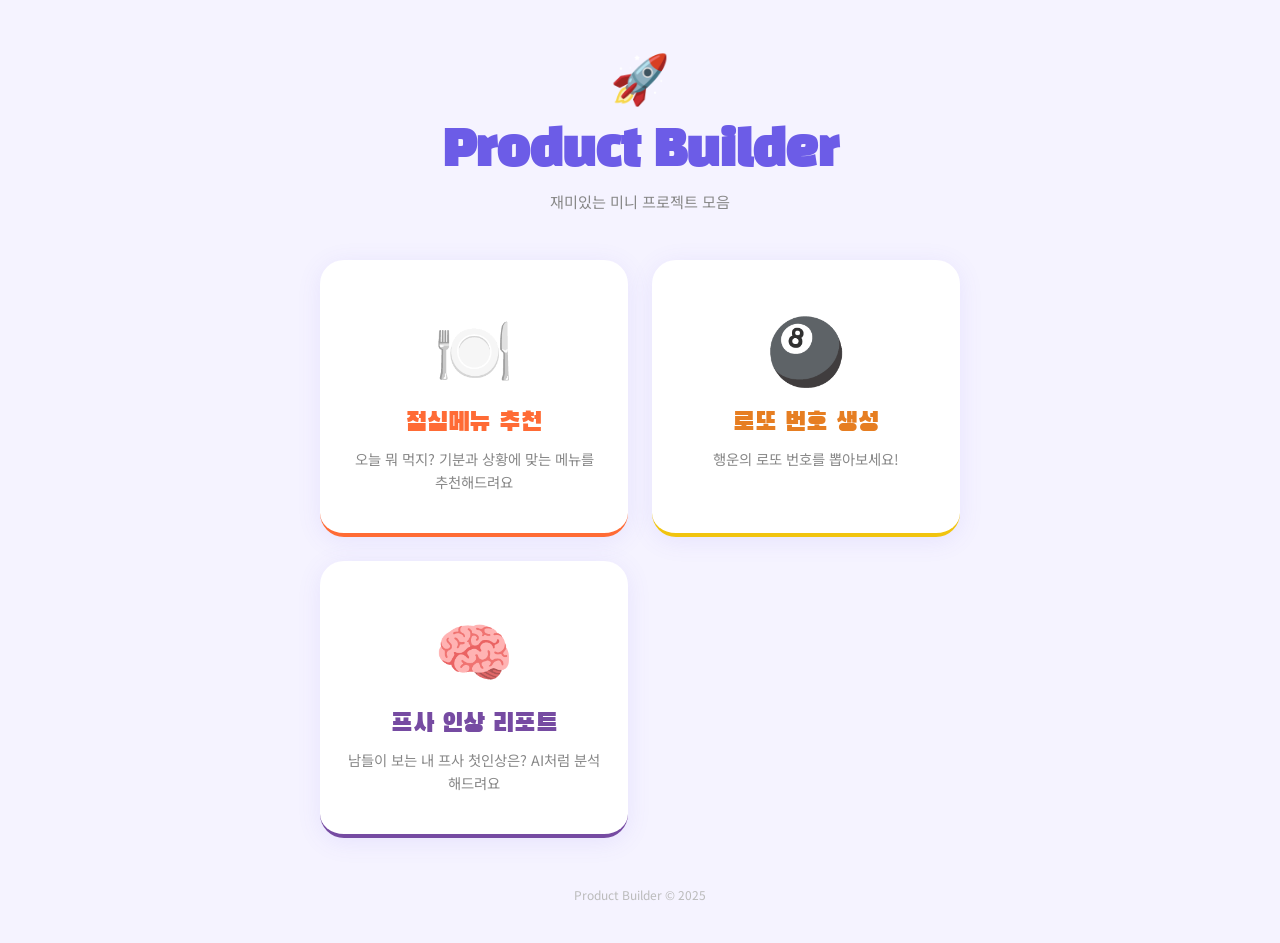
<file: index.html>
<!DOCTYPE html>
<html lang="ko">
<head>
<meta charset="UTF-8">
<meta name="viewport" content="width=device-width, initial-scale=1.0">
<title>Product Builder</title>
<link href="https://fonts.googleapis.com/css2?family=Black+Han+Sans&family=Noto+Sans+KR:wght@400;600;700;900&display=swap" rel="stylesheet">
<style>
  :root {
    --bg: #f5f3ff;
    --surface: #fff;
    --primary: #6c5ce7;
    --primary-light: #a29bfe;
    --text: #2d2d2d;
    --text-light: #888;
    --shadow: 0 4px 24px rgba(108, 92, 231, 0.1);
    --shadow-lg: 0 8px 40px rgba(108, 92, 231, 0.15);
  }

  * { margin: 0; padding: 0; box-sizing: border-box; }

  body {
    font-family: 'Noto Sans KR', sans-serif;
    background: var(--bg);
    color: var(--text);
    min-height: 100vh;
    display: flex;
    flex-direction: column;
    align-items: center;
    justify-content: center;
    padding: 40px 20px;
  }

  .header {
    text-align: center;
    margin-bottom: 48px;
  }
  .header-emoji {
    font-size: 3rem;
    display: block;
    margin-bottom: 12px;
  }
  .header h1 {
    font-family: 'Black Han Sans', sans-serif;
    font-size: clamp(2rem, 7vw, 3rem);
    color: var(--primary);
    letter-spacing: -1px;
    margin-bottom: 8px;
  }
  .header .subtitle {
    font-size: 0.95rem;
    color: var(--text-light);
  }

  .cards {
    display: grid;
    grid-template-columns: repeat(auto-fit, minmax(260px, 1fr));
    gap: 24px;
    max-width: 640px;
    width: 100%;
  }

  .card {
    background: var(--surface);
    border-radius: 24px;
    box-shadow: var(--shadow);
    padding: 40px 28px;
    text-align: center;
    text-decoration: none;
    color: var(--text);
    transition: all 0.3s cubic-bezier(0.16, 1, 0.3, 1);
    cursor: pointer;
    position: relative;
    overflow: hidden;
  }
  .card:hover {
    transform: translateY(-6px);
    box-shadow: var(--shadow-lg);
  }
  .card:active {
    transform: translateY(-2px) scale(0.98);
  }

  .card .card-emoji {
    font-size: 4rem;
    display: block;
    margin-bottom: 16px;
  }
  .card .card-title {
    font-family: 'Black Han Sans', sans-serif;
    font-size: 1.6rem;
    margin-bottom: 8px;
  }
  .card .card-desc {
    font-size: 0.9rem;
    color: var(--text-light);
    line-height: 1.6;
  }

  .card-lunch { border-bottom: 4px solid #ff6b35; }
  .card-lunch:hover { border-bottom-color: #ff8c5a; }
  .card-lunch .card-title { color: #ff6b35; }

  .card-lotto { border-bottom: 4px solid #f1c40f; }
  .card-lotto:hover { border-bottom-color: #f9d923; }
  .card-lotto .card-title { color: #e67e22; }

  .card-profile { border-bottom: 4px solid #764ba2; }
  .card-profile:hover { border-bottom-color: #a29bfe; }
  .card-profile .card-title { color: #764ba2; }

  .footer {
    margin-top: 48px;
    font-size: 0.75rem;
    color: #bbb;
  }
</style>
</head>
<body>

<div class="header">
  <span class="header-emoji">🚀</span>
  <h1>Product Builder</h1>
  <p class="subtitle">재미있는 미니 프로젝트 모음</p>
</div>

<div class="cards">
  <a class="card card-lunch" href="./lunch/">
    <span class="card-emoji">🍽️</span>
    <div class="card-title">점심메뉴 추천</div>
    <div class="card-desc">오늘 뭐 먹지? 기분과 상황에 맞는 메뉴를 추천해드려요</div>
  </a>

  <a class="card card-lotto" href="./lotto/">
    <span class="card-emoji">🎱</span>
    <div class="card-title">로또 번호 생성</div>
    <div class="card-desc">행운의 로또 번호를 뽑아보세요!</div>
  </a>

  <a class="card card-profile" href="./psa/">
    <span class="card-emoji">🧠</span>
    <div class="card-title">프사 인상 리포트</div>
    <div class="card-desc">남들이 보는 내 프사 첫인상은? AI처럼 분석해드려요</div>
  </a>
</div>

<div class="footer">Product Builder &copy; 2025</div>

</body>
</html>
</file>
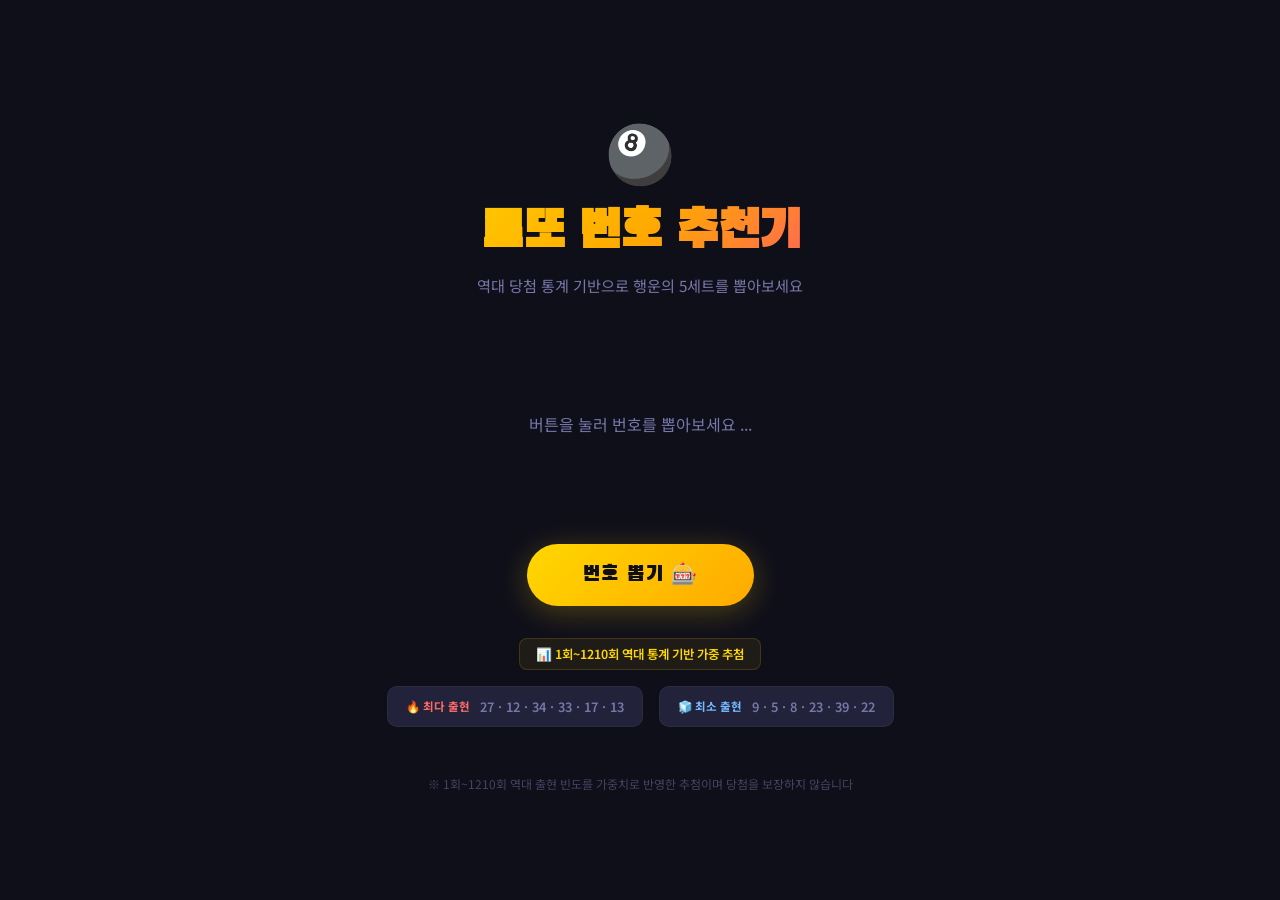
<file: lotto/index.html>
<!DOCTYPE html>
<html lang="ko">
<head>
<meta charset="UTF-8">
<meta name="viewport" content="width=device-width, initial-scale=1.0">
<title>🍀 로또 번호 추천기</title>
<link href="https://fonts.googleapis.com/css2?family=Black+Han+Sans&family=Noto+Sans+KR:wght@400;600;700;900&display=swap" rel="stylesheet">
<style>
  :root {
    --bg: #0f0f1a;
    --surface: #1a1a2e;
    --card: #22223a;
    --gold: #ffd700;
    --gold2: #ffaa00;
    --pink: #ff4081;
    --blue: #448aff;
    --cyan: #00e5ff;
    --green: #69f0ae;
    --text: #eeeef5;
    --dim: #7777aa;
  }

  * { margin: 0; padding: 0; box-sizing: border-box; }

  body {
    font-family: 'Noto Sans KR', sans-serif;
    background: var(--bg);
    color: var(--text);
    min-height: 100vh;
    display: flex;
    flex-direction: column;
    align-items: center;
    justify-content: center;
    overflow-x: hidden;
    position: relative;
  }

  /* Sparkle background */
  .sparkles {
    position: fixed;
    inset: 0;
    pointer-events: none;
    z-index: 0;
    overflow: hidden;
  }
  .sparkle {
    position: absolute;
    width: 3px; height: 3px;
    background: var(--gold);
    border-radius: 50%;
    animation: twinkle var(--dur) ease-in-out infinite;
    opacity: 0;
  }
  @keyframes twinkle {
    0%, 100% { opacity: 0; transform: scale(0.5); }
    50% { opacity: var(--op); transform: scale(1.2); }
  }

  .main-container {
    position: relative;
    z-index: 1;
    text-align: center;
    padding: 40px 24px;
    max-width: 600px;
    width: 100%;
  }

  /* Title */
  .title-area {
    margin-bottom: 48px;
  }
  .title-icon {
    font-size: 3.5rem;
    display: block;
    margin-bottom: 12px;
    animation: bounce 2s ease-in-out infinite;
  }
  @keyframes bounce {
    0%, 100% { transform: translateY(0); }
    50% { transform: translateY(-8px); }
  }
  h1 {
    font-family: 'Black Han Sans', sans-serif;
    font-size: clamp(2.2rem, 7vw, 3.2rem);
    letter-spacing: -1px;
    background: linear-gradient(135deg, var(--gold), var(--gold2), var(--pink));
    -webkit-background-clip: text;
    -webkit-text-fill-color: transparent;
    background-clip: text;
    margin-bottom: 8px;
  }
  .subtitle {
    font-size: 0.95rem;
    color: var(--dim);
  }

  /* Ball display area */
  .ball-stage {
    min-height: 160px;
    display: flex;
    flex-direction: column;
    align-items: center;
    justify-content: center;
    gap: 14px;
    margin-bottom: 40px;
    position: relative;
  }

  .set-row {
    opacity: 0;
    animation: fadeRow 0.3s ease-out forwards;
  }
  @keyframes fadeRow {
    from { opacity: 0; transform: translateY(10px); }
    to { opacity: 1; transform: translateY(0); }
  }

  .set-label {
    font-family: 'Black Han Sans', sans-serif;
    font-size: 1rem;
    color: var(--dim);
    min-width: 28px;
    text-align: center;
  }

  .balls-row {
    display: flex;
    gap: 10px;
    align-items: center;
    flex-wrap: wrap;
    justify-content: center;
  }

  .ball {
    width: 64px; height: 64px;
    border-radius: 50%;
    display: flex;
    align-items: center;
    justify-content: center;
    font-family: 'Black Han Sans', sans-serif;
    font-size: 1.5rem;
    color: #fff;
    position: relative;
    opacity: 0;
    transform: scale(0) rotate(-180deg);
    text-shadow: 0 1px 3px rgba(0,0,0,0.3);
    box-shadow:
      inset 0 -4px 8px rgba(0,0,0,0.25),
      inset 0 4px 8px rgba(255,255,255,0.2),
      0 4px 20px rgba(0,0,0,0.3);
  }
  .ball.show {
    animation: popIn 0.5s cubic-bezier(0.34, 1.56, 0.64, 1) forwards;
  }
  .ball::after {
    content: '';
    position: absolute;
    width: 18px; height: 10px;
    background: rgba(255,255,255,0.35);
    border-radius: 50%;
    top: 10px; left: 16px;
    transform: rotate(-20deg);
  }

  .ball.range-1  { background: linear-gradient(145deg, #ffc107, #ff9800); }
  .ball.range-10 { background: linear-gradient(145deg, #448aff, #2962ff); }
  .ball.range-20 { background: linear-gradient(145deg, #ff4081, #e91e63); }
  .ball.range-30 { background: linear-gradient(145deg, #7c7c7c, #555); }
  .ball.range-40 { background: linear-gradient(145deg, #69f0ae, #00c853); }

  .plus-sign {
    font-family: 'Black Han Sans', sans-serif;
    font-size: 1.6rem;
    color: var(--dim);
    opacity: 0;
    animation: popIn 0.4s cubic-bezier(0.34, 1.56, 0.64, 1) forwards;
  }

  .ball.bonus {
    box-shadow:
      inset 0 -4px 8px rgba(0,0,0,0.25),
      inset 0 4px 8px rgba(255,255,255,0.2),
      0 0 20px rgba(255,215,0,0.4),
      0 0 40px rgba(255,215,0,0.15);
  }

  @keyframes popIn {
    from { opacity: 0; transform: scale(0) rotate(-180deg); }
    to { opacity: 1; transform: scale(1) rotate(0deg); }
  }

  /* Placeholder */
  .placeholder {
    color: var(--dim);
    font-size: 1rem;
  }
  .placeholder span {
    display: inline-block;
    animation: dotPulse 1.5s ease-in-out infinite;
  }
  .placeholder span:nth-child(2) { animation-delay: 0.15s; }
  .placeholder span:nth-child(3) { animation-delay: 0.3s; }
  @keyframes dotPulse {
    0%, 100% { opacity: 0.3; }
    50% { opacity: 1; }
  }

  /* Button */
  .btn-area { margin-bottom: 32px; }

  .generate-btn {
    font-family: 'Black Han Sans', sans-serif;
    font-size: 1.3rem;
    padding: 18px 56px;
    border: none;
    border-radius: 60px;
    cursor: pointer;
    color: #0f0f1a;
    background: linear-gradient(135deg, var(--gold), var(--gold2));
    box-shadow: 0 6px 30px rgba(255,215,0,0.25);
    transition: all 0.3s cubic-bezier(0.16, 1, 0.3, 1);
    position: relative;
    overflow: hidden;
    letter-spacing: 1px;
  }
  .generate-btn:hover {
    transform: translateY(-3px) scale(1.03);
    box-shadow: 0 10px 40px rgba(255,215,0,0.35);
  }
  .generate-btn:active {
    transform: translateY(0) scale(0.97);
  }
  .generate-btn.spinning {
    pointer-events: none;
    animation: shake 0.4s ease-in-out;
  }
  @keyframes shake {
    0%, 100% { transform: translateX(0); }
    20% { transform: translateX(-6px) rotate(-2deg); }
    40% { transform: translateX(6px) rotate(2deg); }
    60% { transform: translateX(-4px) rotate(-1deg); }
    80% { transform: translateX(4px) rotate(1deg); }
  }

  /* History */
  .history-area {
    margin-top: 20px;
    width: 100%;
  }
  .history-title {
    font-size: 0.8rem;
    color: var(--dim);
    text-transform: uppercase;
    letter-spacing: 2px;
    margin-bottom: 12px;
  }
  .history-list {
    display: flex;
    flex-direction: column;
    gap: 8px;
    max-height: 260px;
    overflow-y: auto;
    scrollbar-width: thin;
    scrollbar-color: var(--dim) transparent;
  }
  .history-item {
    display: flex;
    align-items: center;
    gap: 8px;
    background: var(--card);
    border: 1px solid rgba(255,255,255,0.04);
    border-radius: 12px;
    padding: 10px 16px;
    animation: slideIn 0.3s ease-out;
  }
  @keyframes slideIn {
    from { opacity: 0; transform: translateY(-10px); }
    to { opacity: 1; transform: translateY(0); }
  }
  .history-num {
    font-size: 0.7rem;
    color: var(--dim);
    min-width: 28px;
  }
  .mini-balls {
    display: flex;
    gap: 5px;
    align-items: center;
    flex-wrap: wrap;
  }
  .mini-ball {
    width: 32px; height: 32px;
    border-radius: 50%;
    display: flex;
    align-items: center;
    justify-content: center;
    font-size: 0.72rem;
    font-weight: 900;
    color: #fff;
    text-shadow: 0 1px 2px rgba(0,0,0,0.3);
    box-shadow: inset 0 -2px 4px rgba(0,0,0,0.2), inset 0 2px 4px rgba(255,255,255,0.15);
  }
  .mini-plus {
    font-size: 0.8rem;
    color: var(--dim);
    font-weight: 700;
  }

  .footer-note {
    margin-top: 48px;
    font-size: 0.75rem;
    color: rgba(119,119,170,0.5);
  }

  .stats-info {
    margin-bottom: 28px;
    text-align: center;
  }
  .stats-badge {
    display: inline-block;
    font-size: 0.78rem;
    color: var(--gold);
    background: rgba(255,215,0,0.07);
    border: 1px solid rgba(255,215,0,0.15);
    border-radius: 8px;
    padding: 6px 16px;
    margin-bottom: 16px;
    font-weight: 600;
  }
  .hot-cold {
    display: flex;
    gap: 16px;
    justify-content: center;
    flex-wrap: wrap;
  }
  .hc-group {
    background: var(--card);
    border-radius: 10px;
    padding: 10px 18px;
    display: flex;
    align-items: center;
    gap: 10px;
    border: 1px solid rgba(255,255,255,0.04);
  }
  .hc-label {
    font-size: 0.72rem;
    font-weight: 700;
    white-space: nowrap;
  }
  .hot-label { color: #ff6b6b; }
  .cold-label { color: #74b9ff; }
  .hc-nums {
    font-size: 0.8rem;
    color: var(--dim);
    font-weight: 600;
  }

  @media (max-width: 480px) {
    .ball { width: 52px; height: 52px; font-size: 1.2rem; }
    .balls-row { gap: 7px; }
  }
</style>
</head>
<body>

<div class="sparkles" id="sparkles"></div>

<div class="main-container">

  <div class="title-area">
    <span class="title-icon">🎱</span>
    <h1>로또 번호 추천기</h1>
    <p class="subtitle">역대 당첨 통계 기반으로 행운의 5세트를 뽑아보세요</p>
  </div>

  <div class="ball-stage" id="ballStage">
    <div class="placeholder">
      버튼을 눌러 번호를 뽑아보세요 <span>.</span><span>.</span><span>.</span>
    </div>
  </div>

  <div class="btn-area">
    <button class="generate-btn" id="genBtn" onclick="generate()">번호 뽑기 🎰</button>
  </div>

  <div class="stats-info">
    <div class="stats-badge">📊 1회~1210회 역대 통계 기반 가중 추첨</div>
    <div class="hot-cold">
      <div class="hc-group">
        <span class="hc-label hot-label">🔥 최다 출현</span>
        <span class="hc-nums">27 · 12 · 34 · 33 · 17 · 13</span>
      </div>
      <div class="hc-group">
        <span class="hc-label cold-label">🧊 최소 출현</span>
        <span class="hc-nums">9 · 5 · 8 · 23 · 39 · 22</span>
      </div>
    </div>
  </div>

  <div class="history-area" id="historyArea" style="display:none;">
    <div class="history-title">📋 이전 추천 기록</div>
    <div class="history-list" id="historyList"></div>
  </div>

  <p class="footer-note">※ 1회~1210회 역대 출현 빈도를 가중치로 반영한 추첨이며 당첨을 보장하지 않습니다</p>

</div>

<script>
  // Create sparkle bg
  const sparklesEl = document.getElementById('sparkles');
  for (let i = 0; i < 50; i++) {
    const s = document.createElement('div');
    s.className = 'sparkle';
    s.style.left = Math.random() * 100 + '%';
    s.style.top = Math.random() * 100 + '%';
    s.style.setProperty('--dur', (3 + Math.random() * 5) + 's');
    s.style.setProperty('--op', (0.3 + Math.random() * 0.5).toString());
    s.style.animationDelay = Math.random() * 5 + 's';
    sparklesEl.appendChild(s);
  }

  let historyCount = 0;

  function getBallClass(num) {
    if (num <= 10) return 'range-1';
    if (num <= 20) return 'range-10';
    if (num <= 30) return 'range-20';
    if (num <= 40) return 'range-30';
    return 'range-40';
  }

  function getBallBg(num) {
    if (num <= 10) return 'linear-gradient(145deg, #ffc107, #ff9800)';
    if (num <= 20) return 'linear-gradient(145deg, #448aff, #2962ff)';
    if (num <= 30) return 'linear-gradient(145deg, #ff4081, #e91e63)';
    if (num <= 40) return 'linear-gradient(145deg, #7c7c7c, #555)';
    return 'linear-gradient(145deg, #69f0ae, #00c853)';
  }

  // ═══════════════════════════════════════════════════
  // 역대 로또 1회~1210회 번호별 출현 횟수 (보너스 포함)
  // 출처: 동행복권 공식 통계 + vyomakesa.com (2026.02.07 기준)
  // ═══════════════════════════════════════════════════
  const FREQ = {
     1:199,  2:187,  3:200,  4:194,  5:176,
     6:197,  7:200,  8:178,  9:158, 10:185,
    11:190, 12:204, 13:201, 14:192, 15:188,
    16:186, 17:202, 18:189, 19:185, 20:196,
    21:193, 22:181, 23:179, 24:196, 25:183,
    26:195, 27:208, 28:186, 29:182, 30:187,
    31:191, 32:184, 33:203, 34:204, 35:190,
    36:192, 37:197, 38:197, 39:180, 40:191,
    41:186, 42:183, 43:197, 44:193, 45:190
  };

  // 출현 빈도 기반 가중 랜덤 선택
  function weightedPick(pool) {
    const weights = pool.map(n => FREQ[n]);
    const total = weights.reduce((a, b) => a + b, 0);
    let r = Math.random() * total;
    for (let i = 0; i < pool.length; i++) {
      r -= weights[i];
      if (r <= 0) return i;
    }
    return pool.length - 1;
  }

  function generateNumbers() {
    const pool = Array.from({ length: 45 }, (_, i) => i + 1);
    const picked = [];
    for (let i = 0; i < 7; i++) {
      const idx = weightedPick(pool);
      picked.push(pool.splice(idx, 1)[0]);
    }
    const main = picked.slice(0, 6).sort((a, b) => a - b);
    const bonus = picked[6];
    return { main, bonus };
  }

  function generate() {
    const btn = document.getElementById('genBtn');
    const stage = document.getElementById('ballStage');

    btn.classList.add('spinning');
    setTimeout(() => btn.classList.remove('spinning'), 400);

    let html = '';
    for (let s = 0; s < 5; s++) {
      const { main, bonus } = generateNumbers();
      const rowDelay = s * 0.4;

      html += `<div class="balls-row set-row" style="animation-delay:${rowDelay}s">`;
      html += `<span class="set-label">${String.fromCharCode(65 + s)}</span>`;
      main.forEach((num, i) => {
        html += `<div class="ball ${getBallClass(num)} show" style="animation-delay:${rowDelay + i * 0.12}s">${num}</div>`;
      });
      html += `<span class="plus-sign" style="animation-delay:${rowDelay + 0.8}s">+</span>`;
      html += `<div class="ball ${getBallClass(bonus)} bonus show" style="animation-delay:${rowDelay + 0.9}s">${bonus}</div>`;
      html += '</div>';

      addHistory(main, bonus);
    }

    stage.innerHTML = html;
  }

  function addHistory(main, bonus) {
    historyCount++;
    const area = document.getElementById('historyArea');
    const list = document.getElementById('historyList');
    area.style.display = 'block';

    let html = `<div class="history-item">`;
    html += `<span class="history-num">#${historyCount}</span>`;
    html += `<div class="mini-balls">`;
    main.forEach(n => {
      html += `<div class="mini-ball" style="background:${getBallBg(n)}">${n}</div>`;
    });
    html += `<span class="mini-plus">+</span>`;
    html += `<div class="mini-ball" style="background:${getBallBg(bonus)}">${bonus}</div>`;
    html += `</div></div>`;

    list.insertAdjacentHTML('afterbegin', html);

    // Keep max 10
    while (list.children.length > 10) {
      list.removeChild(list.lastChild);
    }
  }
</script>

</body>
</html>
</file>
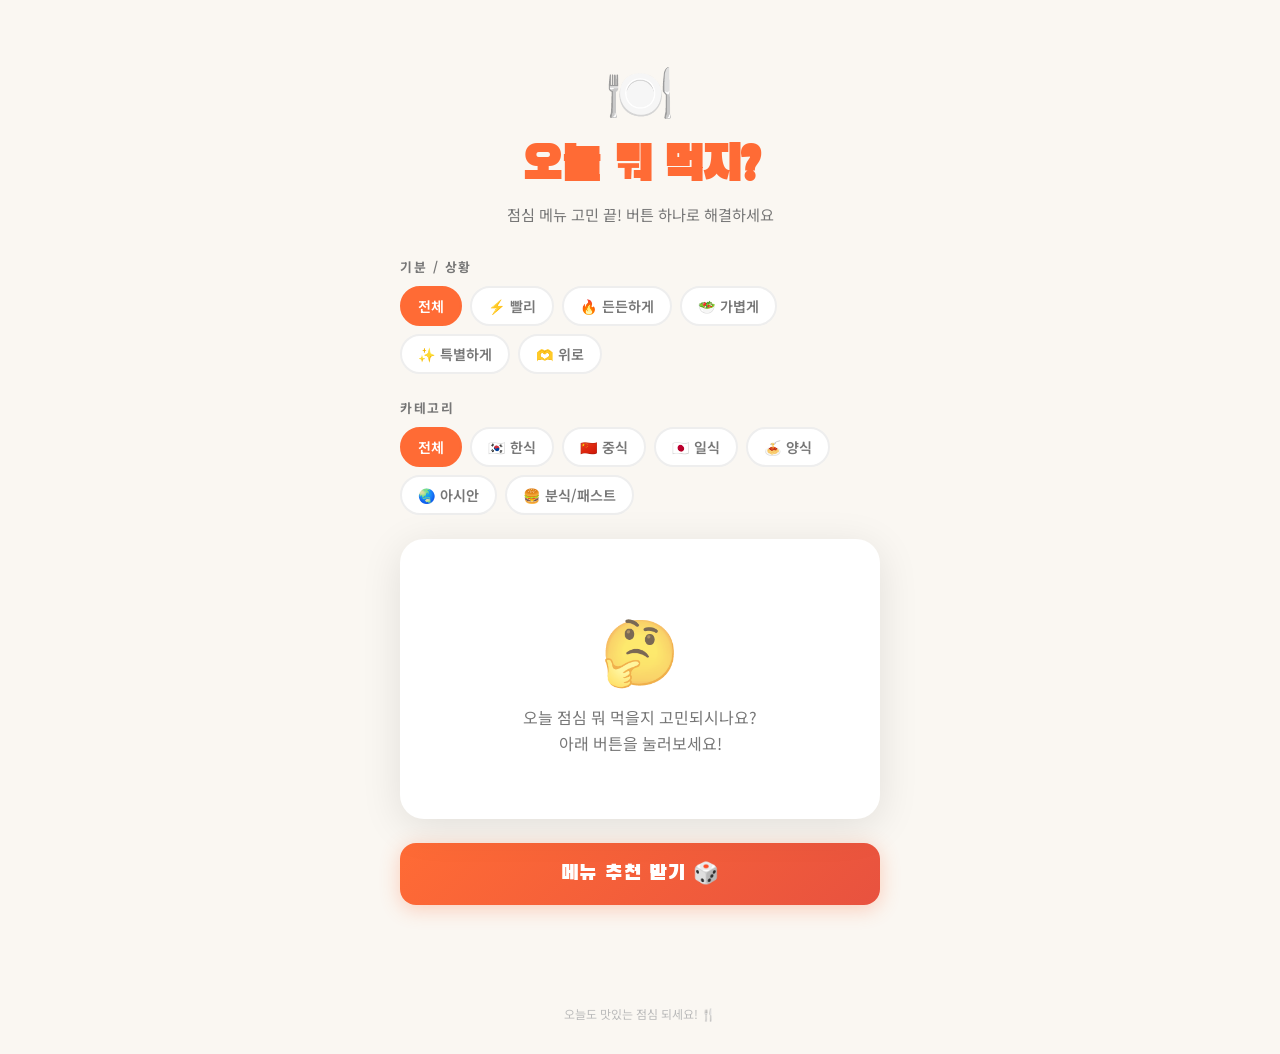
<file: lunch/index.html>
<!DOCTYPE html>
<html lang="ko">
<head>
<meta charset="UTF-8">
<meta name="viewport" content="width=device-width, initial-scale=1.0">
<title>🍽️ 오늘 뭐 먹지? - 점심메뉴 추천</title>
<meta name="description" content="점심 메뉴 고르기 어려울 때! 기분, 상황에 맞는 메뉴를 추천해드립니다.">
<link href="https://fonts.googleapis.com/css2?family=Black+Han+Sans&family=Noto+Sans+KR:wght@400;600;700;900&display=swap" rel="stylesheet">
<style>
  :root {
    --bg: #faf7f2;
    --surface: #fff;
    --card: #fff;
    --primary: #ff6b35;
    --primary-light: #ff8c5a;
    --primary-bg: #fff4ef;
    --accent: #e8523f;
    --green: #2ecc71;
    --blue: #3498db;
    --purple: #9b59b6;
    --text: #2d2d2d;
    --text-light: #777;
    --border: #eee;
    --shadow: 0 2px 20px rgba(0,0,0,0.06);
    --shadow-lg: 0 8px 40px rgba(0,0,0,0.1);
  }

  * { margin: 0; padding: 0; box-sizing: border-box; }

  body {
    font-family: 'Noto Sans KR', sans-serif;
    background: var(--bg);
    color: var(--text);
    min-height: 100vh;
    overflow-x: hidden;
  }

  /* Header */
  .header {
    text-align: center;
    padding: 48px 24px 32px;
    position: relative;
  }
  .header-emoji {
    font-size: 3.5rem;
    display: block;
    margin-bottom: 8px;
    animation: wiggle 2s ease-in-out infinite;
  }
  @keyframes wiggle {
    0%, 100% { transform: rotate(0deg); }
    25% { transform: rotate(-8deg); }
    75% { transform: rotate(8deg); }
  }
  .header h1 {
    font-family: 'Black Han Sans', sans-serif;
    font-size: clamp(2rem, 7vw, 3rem);
    color: var(--primary);
    letter-spacing: -1px;
    margin-bottom: 6px;
  }
  .header .subtitle {
    font-size: 0.95rem;
    color: var(--text-light);
  }

  /* Main container */
  .container {
    max-width: 520px;
    margin: 0 auto;
    padding: 0 20px 40px;
  }

  /* Filter tags */
  .filter-section {
    margin-bottom: 24px;
  }
  .filter-label {
    font-size: 0.8rem;
    font-weight: 700;
    color: var(--text-light);
    text-transform: uppercase;
    letter-spacing: 1.5px;
    margin-bottom: 10px;
  }
  .filter-tags {
    display: flex;
    flex-wrap: wrap;
    gap: 8px;
  }
  .filter-tag {
    padding: 8px 16px;
    border-radius: 20px;
    border: 2px solid var(--border);
    background: var(--surface);
    font-size: 0.88rem;
    font-weight: 600;
    color: var(--text-light);
    cursor: pointer;
    transition: all 0.2s;
    user-select: none;
  }
  .filter-tag:hover {
    border-color: var(--primary);
    color: var(--primary);
  }
  .filter-tag.active {
    background: var(--primary);
    border-color: var(--primary);
    color: #fff;
  }

  /* Result card */
  .result-card {
    background: var(--card);
    border-radius: 24px;
    box-shadow: var(--shadow-lg);
    padding: 40px 28px;
    text-align: center;
    margin-bottom: 24px;
    min-height: 280px;
    display: flex;
    flex-direction: column;
    align-items: center;
    justify-content: center;
    position: relative;
    overflow: hidden;
    transition: transform 0.3s;
  }

  .result-card .food-emoji {
    font-size: 5rem;
    margin-bottom: 16px;
    display: block;
  }
  .result-card .food-name {
    font-family: 'Black Han Sans', sans-serif;
    font-size: 2.2rem;
    color: var(--text);
    margin-bottom: 8px;
  }
  .result-card .food-desc {
    font-size: 0.92rem;
    color: var(--text-light);
    line-height: 1.6;
    margin-bottom: 16px;
  }
  .result-card .food-tags {
    display: flex;
    gap: 6px;
    flex-wrap: wrap;
    justify-content: center;
  }
  .food-tag-badge {
    font-size: 0.75rem;
    padding: 4px 12px;
    border-radius: 12px;
    font-weight: 600;
  }
  .tag-category {
    background: var(--primary-bg);
    color: var(--primary);
  }
  .tag-price {
    background: #e8f8f0;
    color: #27ae60;
  }
  .tag-time {
    background: #eef2ff;
    color: #5b6abf;
  }
  .tag-spicy {
    background: #ffeef0;
    color: #e74c3c;
  }

  /* Placeholder state */
  .placeholder-state {
    text-align: center;
    color: var(--text-light);
  }
  .placeholder-state .big-emoji {
    font-size: 4rem;
    margin-bottom: 12px;
    display: block;
    opacity: 0.7;
  }
  .placeholder-state p {
    font-size: 1rem;
    line-height: 1.6;
  }

  /* Spinning state */
  .spin-state .spin-emoji {
    font-size: 5rem;
    display: block;
    animation: slotSpin 0.1s linear infinite;
  }
  @keyframes slotSpin {
    0% { transform: translateY(-20px); opacity: 0; }
    50% { transform: translateY(0); opacity: 1; }
    100% { transform: translateY(20px); opacity: 0; }
  }

  /* Reveal animation */
  .reveal .food-emoji {
    animation: revealPop 0.6s cubic-bezier(0.34, 1.56, 0.64, 1);
  }
  .reveal .food-name {
    animation: revealSlide 0.5s ease-out 0.15s both;
  }
  .reveal .food-desc {
    animation: revealSlide 0.5s ease-out 0.25s both;
  }
  .reveal .food-tags {
    animation: revealSlide 0.5s ease-out 0.35s both;
  }
  @keyframes revealPop {
    from { transform: scale(0) rotate(-20deg); opacity: 0; }
    to { transform: scale(1) rotate(0deg); opacity: 1; }
  }
  @keyframes revealSlide {
    from { transform: translateY(15px); opacity: 0; }
    to { transform: translateY(0); opacity: 1; }
  }

  /* Confetti burst */
  .confetti-container {
    position: absolute;
    inset: 0;
    pointer-events: none;
    overflow: hidden;
  }
  .confetti {
    position: absolute;
    width: 8px;
    height: 8px;
    border-radius: 2px;
    top: 50%;
    left: 50%;
    animation: confettiBurst 1s ease-out forwards;
  }
  @keyframes confettiBurst {
    0% { transform: translate(0, 0) rotate(0deg) scale(1); opacity: 1; }
    100% { transform: translate(var(--tx), var(--ty)) rotate(var(--rot)) scale(0); opacity: 0; }
  }

  /* Button */
  .btn-area {
    margin-bottom: 28px;
  }
  .recommend-btn {
    width: 100%;
    font-family: 'Black Han Sans', sans-serif;
    font-size: 1.3rem;
    padding: 18px 32px;
    border: none;
    border-radius: 16px;
    cursor: pointer;
    color: #fff;
    background: linear-gradient(135deg, var(--primary), var(--accent));
    box-shadow: 0 4px 20px rgba(255,107,53,0.3);
    transition: all 0.3s cubic-bezier(0.16, 1, 0.3, 1);
    letter-spacing: 1px;
  }
  .recommend-btn:hover {
    transform: translateY(-2px);
    box-shadow: 0 8px 30px rgba(255,107,53,0.4);
  }
  .recommend-btn:active {
    transform: translateY(0) scale(0.98);
  }
  .recommend-btn:disabled {
    opacity: 0.6;
    cursor: not-allowed;
    transform: none;
  }

  .re-roll-btn {
    display: none;
    width: 100%;
    font-size: 1rem;
    font-weight: 700;
    padding: 14px 24px;
    border: 2px solid var(--border);
    border-radius: 14px;
    cursor: pointer;
    color: var(--text-light);
    background: var(--surface);
    transition: all 0.2s;
    margin-top: 10px;
  }
  .re-roll-btn:hover {
    border-color: var(--primary);
    color: var(--primary);
  }
  .re-roll-btn.show { display: block; }

  /* History */
  .history-section {
    margin-top: 16px;
    display: none;
  }
  .history-section.show { display: block; }
  .history-header {
    font-size: 0.8rem;
    font-weight: 700;
    color: var(--text-light);
    text-transform: uppercase;
    letter-spacing: 1.5px;
    margin-bottom: 10px;
  }
  .history-list {
    display: flex;
    flex-direction: column;
    gap: 8px;
  }
  .history-item {
    display: flex;
    align-items: center;
    gap: 12px;
    background: var(--surface);
    border-radius: 14px;
    padding: 12px 16px;
    box-shadow: var(--shadow);
    animation: slideIn 0.3s ease-out;
  }
  @keyframes slideIn {
    from { opacity: 0; transform: translateX(-10px); }
    to { opacity: 1; transform: translateX(0); }
  }
  .history-item .h-emoji {
    font-size: 1.8rem;
  }
  .history-item .h-info {
    flex: 1;
  }
  .history-item .h-name {
    font-weight: 700;
    font-size: 0.95rem;
  }
  .history-item .h-cat {
    font-size: 0.78rem;
    color: var(--text-light);
  }
  .history-item .h-time {
    font-size: 0.72rem;
    color: var(--text-light);
  }

  /* Footer */
  .footer {
    text-align: center;
    padding: 32px 20px;
    font-size: 0.75rem;
    color: #bbb;
  }

  /* Mobile adjustments */
  @media (max-width: 480px) {
    .header { padding: 32px 20px 24px; }
    .result-card { padding: 32px 20px; min-height: 240px; }
    .result-card .food-emoji { font-size: 4rem; }
    .result-card .food-name { font-size: 1.8rem; }
  }
</style>
</head>
<body>

<div class="header">
  <span class="header-emoji">🍽️</span>
  <h1>오늘 뭐 먹지?</h1>
  <p class="subtitle">점심 메뉴 고민 끝! 버튼 하나로 해결하세요</p>
</div>

<div class="container">

  <div class="filter-section">
    <div class="filter-label">기분 / 상황</div>
    <div class="filter-tags" id="moodTags">
      <div class="filter-tag active" data-mood="all">전체</div>
      <div class="filter-tag" data-mood="quick">⚡ 빨리</div>
      <div class="filter-tag" data-mood="hearty">🔥 든든하게</div>
      <div class="filter-tag" data-mood="light">🥗 가볍게</div>
      <div class="filter-tag" data-mood="special">✨ 특별하게</div>
      <div class="filter-tag" data-mood="comfort">🫶 위로</div>
    </div>
  </div>

  <div class="filter-section">
    <div class="filter-label">카테고리</div>
    <div class="filter-tags" id="catTags">
      <div class="filter-tag active" data-cat="all">전체</div>
      <div class="filter-tag" data-cat="korean">🇰🇷 한식</div>
      <div class="filter-tag" data-cat="chinese">🇨🇳 중식</div>
      <div class="filter-tag" data-cat="japanese">🇯🇵 일식</div>
      <div class="filter-tag" data-cat="western">🍝 양식</div>
      <div class="filter-tag" data-cat="asian">🌏 아시안</div>
      <div class="filter-tag" data-cat="snack">🍔 분식/패스트</div>
    </div>
  </div>

  <div class="result-card" id="resultCard">
    <div class="placeholder-state" id="placeholder">
      <span class="big-emoji">🤔</span>
      <p>오늘 점심 뭐 먹을지 고민되시나요?<br>아래 버튼을 눌러보세요!</p>
    </div>
  </div>

  <div class="btn-area">
    <button class="recommend-btn" id="mainBtn" onclick="recommend()">메뉴 추천 받기 🎲</button>
    <button class="re-roll-btn" id="rerollBtn" onclick="recommend()">🔄 다른 메뉴 보기</button>
  </div>

  <div class="history-section" id="historySection">
    <div class="history-header">📋 추천 기록</div>
    <div class="history-list" id="historyList"></div>
  </div>

</div>

<div class="footer">
  오늘도 맛있는 점심 되세요! 🍴
</div>

<script>
const MENUS = [
  // 한식 - Korean
  { name: "김치찌개", emoji: "🍲", desc: "칼칼한 김치와 돼지고기의 완벽 조화", category: "korean", moods: ["hearty", "comfort"], price: "보통", time: "보통", spicy: true },
  { name: "된장찌개", emoji: "🫕", desc: "구수한 된장에 두부, 호박의 건강한 한 끼", category: "korean", moods: ["comfort", "light"], price: "보통", time: "보통", spicy: false },
  { name: "비빔밥", emoji: "🍚", desc: "형형색색 나물과 고추장의 하모니", category: "korean", moods: ["hearty", "light"], price: "보통", time: "빠름", spicy: true },
  { name: "불고기 정식", emoji: "🥩", desc: "달콤한 간장 양념 불고기에 밥 한 공기", category: "korean", moods: ["hearty", "special"], price: "보통", time: "보통", spicy: false },
  { name: "순대국밥", emoji: "🍜", desc: "뜨끈한 국물에 순대와 내장, 소주 한 잔?", category: "korean", moods: ["hearty", "comfort"], price: "저렴", time: "빠름", spicy: false },
  { name: "제육볶음", emoji: "🥘", desc: "매콤달콤 돼지고기 볶음의 정석", category: "korean", moods: ["hearty", "quick"], price: "보통", time: "빠름", spicy: true },
  { name: "삼겹살", emoji: "🥓", desc: "구워 먹는 삼겹살은 진리! 회식 느낌으로", category: "korean", moods: ["special", "hearty"], price: "비쌈", time: "느림", spicy: false },
  { name: "칼국수", emoji: "🍜", desc: "쫄깃한 면발과 시원한 국물의 만남", category: "korean", moods: ["comfort", "light"], price: "저렴", time: "빠름", spicy: false },
  { name: "떡볶이 + 튀김 세트", emoji: "🍢", desc: "매콤 달콤 국민간식, 튀김은 필수", category: "korean", moods: ["quick", "comfort"], price: "저렴", time: "빠름", spicy: true },
  { name: "한우 국밥", emoji: "🥣", desc: "진하게 우려낸 국밥 한 그릇의 행복", category: "korean", moods: ["hearty", "comfort"], price: "보통", time: "빠름", spicy: false },
  { name: "닭볶음탕", emoji: "🍗", desc: "매콤한 닭볶음탕에 감자가 포인트", category: "korean", moods: ["hearty", "comfort"], price: "보통", time: "보통", spicy: true },
  { name: "김밥 + 라면", emoji: "🍙", desc: "김밥천국 국룰 조합, 가성비 최고", category: "korean", moods: ["quick", "comfort"], price: "저렴", time: "빠름", spicy: false },
  { name: "감자탕", emoji: "🦴", desc: "뼈다귀에서 우러나는 깊은 맛의 감자탕", category: "korean", moods: ["hearty", "comfort"], price: "보통", time: "보통", spicy: true },
  { name: "냉면", emoji: "🍜", desc: "시원한 육수에 면 한 젓가락, 상쾌한 한 끼", category: "korean", moods: ["light", "quick"], price: "보통", time: "빠름", spicy: false },

  // 중식 - Chinese
  { name: "짜장면", emoji: "🍝", desc: "춘장의 달콤함, 국민 중화요리의 자존심", category: "chinese", moods: ["quick", "comfort"], price: "저렴", time: "빠름", spicy: false },
  { name: "짬뽕", emoji: "🍜", desc: "얼큰한 해물 국물이 화끈하게!", category: "chinese", moods: ["hearty", "quick"], price: "저렴", time: "빠름", spicy: true },
  { name: "탕수육", emoji: "🍖", desc: "바삭한 튀김에 새콤달콤 소스, 부먹 vs 찍먹", category: "chinese", moods: ["special", "hearty"], price: "보통", time: "보통", spicy: false },
  { name: "마파두부 덮밥", emoji: "🌶️", desc: "얼얼하고 매운 마파두부의 중독성", category: "chinese", moods: ["hearty", "quick"], price: "저렴", time: "빠름", spicy: true },
  { name: "볶음밥", emoji: "🍳", desc: "웍에서 볶아낸 고슬고슬 볶음밥", category: "chinese", moods: ["quick", "hearty"], price: "저렴", time: "빠름", spicy: false },
  { name: "양장피", emoji: "🥗", desc: "겨자 소스가 핵심! 채소와 해물의 시원함", category: "chinese", moods: ["light", "special"], price: "비쌈", time: "보통", spicy: false },

  // 일식 - Japanese
  { name: "초밥", emoji: "🍣", desc: "신선한 회와 밥의 한입 행복", category: "japanese", moods: ["special", "light"], price: "비쌈", time: "보통", spicy: false },
  { name: "라멘", emoji: "🍜", desc: "진한 돈코츠 육수에 차슈 토핑 한가득", category: "japanese", moods: ["hearty", "comfort"], price: "보통", time: "빠름", spicy: false },
  { name: "돈카츠", emoji: "🍱", desc: "두껍게 썬 등심, 바삭한 튀김옷의 정석", category: "japanese", moods: ["hearty", "special"], price: "보통", time: "보통", spicy: false },
  { name: "우동", emoji: "🍲", desc: "따뜻한 국물에 쫄깃한 우동면, 마음이 편해져요", category: "japanese", moods: ["comfort", "light", "quick"], price: "저렴", time: "빠름", spicy: false },
  { name: "카레라이스", emoji: "🍛", desc: "달콤하고 부드러운 일본식 카레 한 접시", category: "japanese", moods: ["comfort", "hearty"], price: "저렴", time: "빠름", spicy: false },
  { name: "규동 (소고기덮밥)", emoji: "🥩", desc: "달짝지근한 소고기와 양파 덮밥", category: "japanese", moods: ["quick", "hearty"], price: "저렴", time: "빠름", spicy: false },
  { name: "사시미 정식", emoji: "🐟", desc: "신선한 회에 밥, 된장국까지 풀코스", category: "japanese", moods: ["special", "light"], price: "비쌈", time: "보통", spicy: false },

  // 양식 - Western
  { name: "파스타", emoji: "🍝", desc: "크림? 토마토? 오일? 골라먹는 재미", category: "western", moods: ["special", "light"], price: "보통", time: "보통", spicy: false },
  { name: "스테이크", emoji: "🥩", desc: "미디엄 레어로 구운 육즙 가득 스테이크", category: "western", moods: ["special", "hearty"], price: "비쌈", time: "느림", spicy: false },
  { name: "피자", emoji: "🍕", desc: "치즈가 쭈욱~ 늘어나는 피자 한 판", category: "western", moods: ["hearty", "comfort"], price: "보통", time: "보통", spicy: false },
  { name: "햄버거", emoji: "🍔", desc: "수제 패티에 치즈 한 장, 완벽한 한 끼", category: "western", moods: ["quick", "hearty"], price: "보통", time: "빠름", spicy: false },
  { name: "리조또", emoji: "🍚", desc: "크리미한 치즈 리조또, 한 숟갈의 행복", category: "western", moods: ["special", "comfort"], price: "보통", time: "보통", spicy: false },
  { name: "샌드위치", emoji: "🥪", desc: "신선한 야채와 고기가 가득, 건강하게!", category: "western", moods: ["quick", "light"], price: "저렴", time: "빠름", spicy: false },
  { name: "샐러드 + 수프", emoji: "🥗", desc: "가볍고 건강한 한 끼, 다이어트엔 이거지", category: "western", moods: ["light"], price: "보통", time: "빠름", spicy: false },

  // 아시안 - Asian
  { name: "쌀국수 (포)", emoji: "🍜", desc: "맑은 국물에 라임 한 방, 베트남의 맛", category: "asian", moods: ["light", "quick"], price: "보통", time: "빠름", spicy: false },
  { name: "팟타이", emoji: "🍝", desc: "새콤달콤 태국식 볶음면, 땅콩이 포인트", category: "asian", moods: ["light", "special"], price: "보통", time: "보통", spicy: false },
  { name: "똠양꿍", emoji: "🍲", desc: "시고 매운 태국식 새우 수프, 중독주의!", category: "asian", moods: ["special", "hearty"], price: "보통", time: "보통", spicy: true },
  { name: "분짜", emoji: "🥗", desc: "달콤한 소스에 구운 고기와 쌀국수", category: "asian", moods: ["light", "special"], price: "보통", time: "보통", spicy: false },
  { name: "카오팟 (태국볶음밥)", emoji: "🍳", desc: "바질향 가득한 태국식 볶음밥", category: "asian", moods: ["quick", "hearty"], price: "저렴", time: "빠름", spicy: true },
  { name: "반미 (바게트 샌드위치)", emoji: "🥖", desc: "바삭한 바게트에 베트남 재료 가득", category: "asian", moods: ["quick", "light"], price: "저렴", time: "빠름", spicy: false },

  // 분식/패스트 - Snack/Fast
  { name: "치킨", emoji: "🍗", desc: "후라이드? 양념? 둘 다 반반이 정답!", category: "snack", moods: ["hearty", "comfort"], price: "보통", time: "보통", spicy: false },
  { name: "짜장 떡볶이", emoji: "🍢", desc: "짜장 소스 떡볶이, 새로운 맛의 세계", category: "snack", moods: ["quick", "comfort"], price: "저렴", time: "빠름", spicy: false },
  { name: "김치볶음밥", emoji: "🍳", desc: "김치와 밥의 국룰 조합, 계란 프라이 필수", category: "snack", moods: ["quick", "comfort"], price: "저렴", time: "빠름", spicy: true },
  { name: "타코", emoji: "🌮", desc: "바삭한 또띠아에 살사 소스, 멕시칸 느낌", category: "snack", moods: ["quick", "special"], price: "보통", time: "빠름", spicy: true },
  { name: "핫도그 + 감튀", emoji: "🌭", desc: "간편하고 맛있는 길거리 푸드 조합", category: "snack", moods: ["quick"], price: "저렴", time: "빠름", spicy: false },
  { name: "컵밥 / 도시락", emoji: "🍱", desc: "간편하게 든든하게, 편의점도 OK", category: "snack", moods: ["quick", "light"], price: "저렴", time: "빠름", spicy: false },
];

let selectedMood = "all";
let selectedCat = "all";
let history = [];
let spinning = false;
let lastRecommended = null;

// Filter tag click handlers
document.getElementById('moodTags').addEventListener('click', (e) => {
  const tag = e.target.closest('.filter-tag');
  if (!tag) return;
  document.querySelectorAll('#moodTags .filter-tag').forEach(t => t.classList.remove('active'));
  tag.classList.add('active');
  selectedMood = tag.dataset.mood;
});

document.getElementById('catTags').addEventListener('click', (e) => {
  const tag = e.target.closest('.filter-tag');
  if (!tag) return;
  document.querySelectorAll('#catTags .filter-tag').forEach(t => t.classList.remove('active'));
  tag.classList.add('active');
  selectedCat = tag.dataset.cat;
});

function getFilteredMenus() {
  return MENUS.filter(m => {
    const moodOk = selectedMood === "all" || m.moods.includes(selectedMood);
    const catOk = selectedCat === "all" || m.category === selectedCat;
    return moodOk && catOk;
  });
}

function recommend() {
  if (spinning) return;
  const filtered = getFilteredMenus();
  if (filtered.length === 0) {
    const card = document.getElementById('resultCard');
    card.innerHTML = `
      <div class="placeholder-state">
        <span class="big-emoji">😅</span>
        <p>조건에 맞는 메뉴가 없어요!<br>필터를 바꿔보세요~</p>
      </div>`;
    return;
  }

  spinning = true;
  const btn = document.getElementById('mainBtn');
  const card = document.getElementById('resultCard');
  btn.disabled = true;

  // Spinning animation
  const spinEmojis = MENUS.map(m => m.emoji);
  let spinCount = 0;
  const spinInterval = setInterval(() => {
    const randomEmoji = spinEmojis[Math.floor(Math.random() * spinEmojis.length)];
    card.innerHTML = `<div class="spin-state"><span class="spin-emoji">${randomEmoji}</span></div>`;
    spinCount++;
  }, 80);

  setTimeout(() => {
    clearInterval(spinInterval);

    // Pick a random menu, avoid repeating last if possible
    let pool = filtered.length > 1 ? filtered.filter(m => m !== lastRecommended) : filtered;
    const menu = pool[Math.floor(Math.random() * pool.length)];
    lastRecommended = menu;

    // Build tags
    const catLabel = { korean: "한식", chinese: "중식", japanese: "일식", western: "양식", asian: "아시안", snack: "분식/패스트" };
    let tags = `<span class="food-tag-badge tag-category">${catLabel[menu.category]}</span>`;
    tags += `<span class="food-tag-badge tag-price">💰 ${menu.price}</span>`;
    tags += `<span class="food-tag-badge tag-time">⏱ ${menu.time}</span>`;
    if (menu.spicy) tags += `<span class="food-tag-badge tag-spicy">🌶️ 매움</span>`;

    card.className = 'result-card reveal';
    card.innerHTML = `
      <div class="confetti-container" id="confetti"></div>
      <span class="food-emoji">${menu.emoji}</span>
      <div class="food-name">${menu.name}</div>
      <div class="food-desc">${menu.desc}</div>
      <div class="food-tags">${tags}</div>`;

    // Confetti burst
    createConfetti();

    // Add to history
    addHistory(menu);

    // Show reroll button
    document.getElementById('rerollBtn').classList.add('show');

    btn.disabled = false;
    spinning = false;

    // Remove reveal class after animation
    setTimeout(() => card.classList.remove('reveal'), 800);
  }, 1200);
}

function createConfetti() {
  const container = document.getElementById('confetti');
  if (!container) return;
  const colors = ['#ff6b35', '#ffd700', '#ff4081', '#2ecc71', '#3498db', '#9b59b6', '#ff9800'];
  for (let i = 0; i < 30; i++) {
    const c = document.createElement('div');
    c.className = 'confetti';
    c.style.background = colors[Math.floor(Math.random() * colors.length)];
    const angle = (Math.PI * 2 * i) / 30;
    const dist = 80 + Math.random() * 120;
    c.style.setProperty('--tx', Math.cos(angle) * dist + 'px');
    c.style.setProperty('--ty', Math.sin(angle) * dist + 'px');
    c.style.setProperty('--rot', (Math.random() * 720 - 360) + 'deg');
    c.style.animationDelay = Math.random() * 0.2 + 's';
    container.appendChild(c);
  }
}

function addHistory(menu) {
  const now = new Date();
  const timeStr = now.getHours().toString().padStart(2, '0') + ':' + now.getMinutes().toString().padStart(2, '0');
  const catLabel = { korean: "한식", chinese: "중식", japanese: "일식", western: "양식", asian: "아시안", snack: "분식/패스트" };

  history.unshift({ name: menu.name, emoji: menu.emoji, cat: catLabel[menu.category], time: timeStr });
  if (history.length > 8) history.pop();

  const section = document.getElementById('historySection');
  const list = document.getElementById('historyList');
  section.classList.add('show');

  list.innerHTML = history.map(h => `
    <div class="history-item">
      <span class="h-emoji">${h.emoji}</span>
      <div class="h-info">
        <div class="h-name">${h.name}</div>
        <div class="h-cat">${h.cat}</div>
      </div>
      <span class="h-time">${h.time}</span>
    </div>
  `).join('');
}
</script>

</body>
</html>
</file>
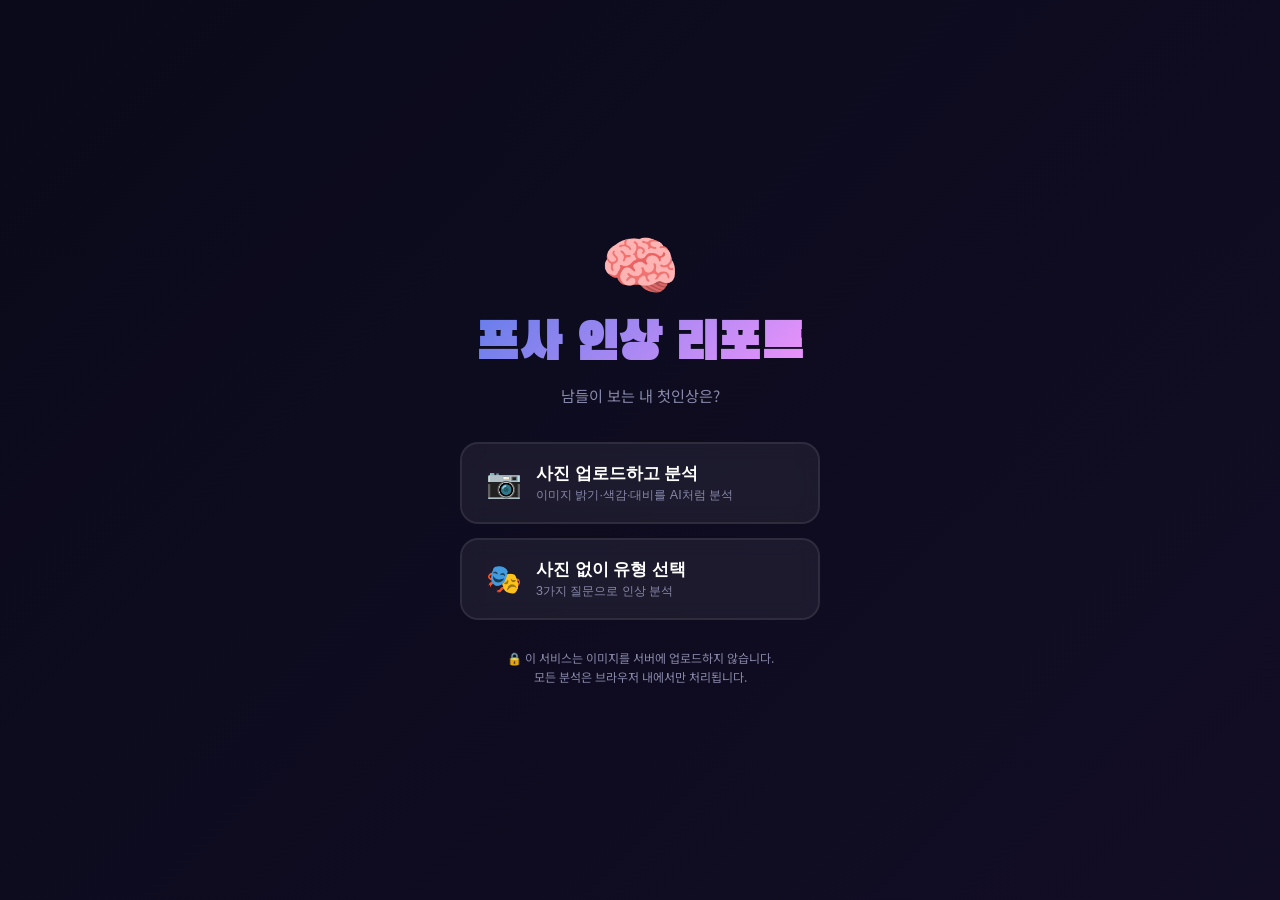
<file: profile/index.html>
<!DOCTYPE html>
<html lang="ko">
<head>
<meta charset="UTF-8">
<meta name="viewport" content="width=device-width, initial-scale=1.0, maximum-scale=1.0, user-scalable=no">
<title>내 프사, 남들이 보는 첫인상</title>
<meta name="description" content="프로필 사진 인상 분석기 - 남들이 보는 내 첫인상은?">
<meta property="og:title" content="내 프사, 남들이 보는 첫인상">
<meta property="og:description" content="프사만으로 알 수 있는 나의 인상 리포트">
<link href="https://fonts.googleapis.com/css2?family=Black+Han+Sans&family=Noto+Sans+KR:wght@400;600;700;900&display=swap" rel="stylesheet">
<style>
:root {
  --bg1: #0a0a1a;
  --bg2: #1a1030;
  --surface: rgba(255,255,255,0.06);
  --surface-hover: rgba(255,255,255,0.1);
  --border: rgba(255,255,255,0.08);
  --primary: #667eea;
  --primary2: #764ba2;
  --accent: #f093fb;
  --text: #ffffff;
  --text-dim: #8888aa;
  --green: #2ecc71;
  --blue: #3498db;
  --orange: #f39c12;
  --red: #e74c3c;
}
* { margin:0; padding:0; box-sizing:border-box; }
body {
  font-family:'Noto Sans KR',sans-serif;
  background: linear-gradient(135deg, var(--bg1), var(--bg2), #0a1a2a);
  background-size: 400% 400%;
  animation: bgShift 20s ease infinite;
  color: var(--text);
  min-height: 100vh;
  overflow-x: hidden;
}
@keyframes bgShift {
  0%,100%{background-position:0% 50%}
  50%{background-position:100% 50%}
}

/* Screens */
.screen {
  position: fixed; inset:0;
  display: flex; flex-direction: column; align-items: center;
  justify-content: center;
  padding: 24px 20px;
  opacity:0; pointer-events:none;
  transition: opacity 0.45s ease;
  overflow-y: auto;
  -webkit-overflow-scrolling: touch;
  z-index: 1;
}
.screen.active { opacity:1; pointer-events:auto; z-index:10; }
.screen.result-screen { justify-content: flex-start; padding-top: 40px; padding-bottom: 60px; }

/* Main Screen */
.main-icon { font-size:4rem; margin-bottom:8px; display:block; }
.main-title {
  font-family:'Black Han Sans',sans-serif;
  font-size: clamp(2rem,8vw,3.2rem);
  background: linear-gradient(135deg, var(--primary), var(--accent));
  -webkit-background-clip: text; -webkit-text-fill-color: transparent;
  background-clip: text;
  margin-bottom: 6px;
}
.main-sub { color:var(--text-dim); font-size:0.95rem; margin-bottom:36px; }
.mode-btns { display:flex; flex-direction:column; gap:14px; width:100%; max-width:360px; }
.mode-btn {
  display:flex; align-items:center; gap:14px;
  padding:18px 24px; border-radius:18px;
  border:2px solid var(--border);
  background: var(--surface);
  color:var(--text); font-size:1rem; font-weight:700;
  cursor:pointer; transition:all 0.25s;
  text-align:left;
  backdrop-filter: blur(10px);
}
.mode-btn:hover { border-color:var(--primary); background:var(--surface-hover); transform:translateY(-2px); }
.mode-btn:active { transform:translateY(0) scale(0.98); }
.mode-btn .btn-icon { font-size:1.8rem; }
.mode-btn .btn-info { flex:1; }
.mode-btn .btn-label { display:block; font-size:1.05rem; }
.mode-btn .btn-desc { display:block; font-size:0.78rem; color:var(--text-dim); font-weight:400; margin-top:2px; }
.privacy {
  margin-top:28px; font-size:0.75rem; color:var(--text-dim);
  text-align:center; line-height:1.6;
  max-width:320px;
}
.privacy::before { content:"🔒 "; }

/* Upload area */
.upload-area {
  width:100%; max-width:360px;
  border:2px dashed rgba(255,255,255,0.15);
  border-radius:20px; padding:48px 24px;
  text-align:center; cursor:pointer;
  transition:all 0.3s;
  background: var(--surface);
}
.upload-area:hover, .upload-area.dragover {
  border-color:var(--primary); background:rgba(102,126,234,0.08);
}
.upload-area .up-icon { font-size:3rem; display:block; margin-bottom:12px; }
.upload-area .up-text { color:var(--text-dim); font-size:0.9rem; }
.back-btn {
  position:absolute; top:20px; left:20px;
  background:none; border:none; color:var(--text-dim);
  font-size:1.2rem; cursor:pointer; padding:8px;
  transition:color 0.2s;
}
.back-btn:hover { color:var(--text); }

/* Question screens */
.q-step { font-size:0.8rem; color:var(--primary); font-weight:700; letter-spacing:2px; margin-bottom:8px; }
.q-title {
  font-family:'Black Han Sans',sans-serif;
  font-size:1.6rem; margin-bottom:28px; text-align:center;
}
.option-grid {
  display:grid; gap:12px; width:100%; max-width:360px;
}
.option-grid.cols-2 { grid-template-columns: 1fr 1fr; }
.option-grid.cols-3 { grid-template-columns: 1fr 1fr 1fr; }
.option-card {
  background:var(--surface); border:2px solid var(--border);
  border-radius:16px; padding:20px 12px;
  text-align:center; cursor:pointer;
  transition:all 0.25s; color:var(--text);
  backdrop-filter:blur(10px);
}
.option-card:hover { border-color:var(--primary); background:var(--surface-hover); }
.option-card.selected {
  border-color:var(--primary); background:rgba(102,126,234,0.2);
  transform:scale(0.95);
}
.option-card .opt-emoji { font-size:2rem; display:block; margin-bottom:6px; }
.option-card .opt-label { font-size:0.88rem; font-weight:600; }

/* Loading screen */
.loading-wrap { text-align:center; max-width:360px; }
.loading-icon { font-size:3.5rem; display:block; margin-bottom:20px; animation:pulse 1.5s ease-in-out infinite; }
@keyframes pulse { 0%,100%{transform:scale(1);opacity:1} 50%{transform:scale(1.1);opacity:0.7} }
.loading-title { font-family:'Black Han Sans',sans-serif; font-size:1.4rem; margin-bottom:24px; }
.progress-bar {
  width:100%; height:6px; background:rgba(255,255,255,0.1);
  border-radius:3px; overflow:hidden; margin-bottom:20px;
}
.progress-fill {
  height:100%; width:0%;
  background:linear-gradient(90deg, var(--primary), var(--accent));
  border-radius:3px; transition:width 0.3s;
}
.loading-status {
  font-size:0.85rem; color:var(--text-dim);
  min-height:1.4em;
  transition:opacity 0.2s;
}
.loading-percent { font-family:'Black Han Sans',sans-serif; font-size:2rem; color:var(--primary); margin-bottom:16px; }

/* Result screen */
.result-container { max-width:420px; width:100%; }
.result-grade-badge {
  display:inline-block; padding:6px 18px;
  border-radius:20px; font-size:0.8rem; font-weight:900;
  letter-spacing:2px; margin-bottom:16px;
}
.grade-A { background:linear-gradient(135deg,#f093fb,#f5576c); color:#fff; }
.grade-B { background:linear-gradient(135deg,#667eea,#764ba2); color:#fff; }
.grade-C { background:linear-gradient(135deg,#ffecd2,#fcb69f); color:#333; }
.grade-D { background:linear-gradient(135deg,#a8a8a8,#666); color:#fff; }
.result-emoji { font-size:5rem; display:block; margin-bottom:12px; animation:resultPop 0.6s cubic-bezier(0.34,1.56,0.64,1); }
@keyframes resultPop { from{transform:scale(0) rotate(-20deg);opacity:0} to{transform:scale(1) rotate(0);opacity:1} }
.result-type {
  font-family:'Black Han Sans',sans-serif;
  font-size:clamp(1.8rem,6vw,2.4rem);
  background:linear-gradient(135deg,var(--primary),var(--accent));
  -webkit-background-clip:text; -webkit-text-fill-color:transparent;
  background-clip:text; margin-bottom:6px;
}
.result-subtitle { color:var(--text-dim); font-size:0.92rem; margin-bottom:32px; }

.section-label {
  font-size:0.72rem; font-weight:700; color:var(--text-dim);
  letter-spacing:2px; text-transform:uppercase;
  margin-bottom:16px; text-align:center;
}
.score-bars { margin-bottom:32px; }
.score-row {
  display:flex; align-items:center; gap:12px;
  margin-bottom:14px;
}
.score-label { width:50px; font-size:0.82rem; font-weight:700; color:var(--text-dim); text-align:right; }
.score-bar-bg {
  flex:1; height:10px; background:rgba(255,255,255,0.08);
  border-radius:5px; overflow:hidden; position:relative;
}
.score-bar-fill {
  height:100%; border-radius:5px; width:0%;
  transition: width 1.2s cubic-bezier(0.25,1,0.5,1);
}
.score-value {
  width:36px; font-family:'Black Han Sans',sans-serif;
  font-size:1.1rem; text-align:left;
}
.fill-hogam { background:linear-gradient(90deg,#ff6b6b,#ffa07a); }
.fill-sinloe { background:linear-gradient(90deg,#667eea,#64b5f6); }
.fill-hip { background:linear-gradient(90deg,#f093fb,#c471ed); }
.fill-geori { background:linear-gradient(90deg,#ffd93d,#f0932b); }

.desc-section { margin-bottom:28px; }
.desc-item {
  display:flex; align-items:flex-start; gap:10px;
  padding:12px 16px; margin-bottom:8px;
  background:var(--surface); border-radius:14px;
  font-size:0.88rem; line-height:1.5;
  opacity:0; transform:translateX(-10px);
  animation:slideInLeft 0.4s ease-out forwards;
}
.desc-item:nth-child(1){animation-delay:0.6s}
.desc-item:nth-child(2){animation-delay:0.8s}
.desc-item:nth-child(3){animation-delay:1s}
@keyframes slideInLeft { to{opacity:1;transform:translateX(0)} }
.desc-item .arrow { color:var(--primary); font-weight:700; flex-shrink:0; }

.tip-box {
  background: rgba(102,126,234,0.1);
  border:1px solid rgba(102,126,234,0.2);
  border-radius:16px; padding:18px 20px;
  margin-bottom:32px; font-size:0.88rem; line-height:1.6;
}
.tip-box .tip-icon { margin-right:6px; }

.share-btns {
  display:grid; grid-template-columns:1fr 1fr; gap:10px;
  margin-bottom:12px;
}
.share-btn {
  padding:14px 12px; border-radius:14px;
  border:2px solid var(--border); background:var(--surface);
  color:var(--text); font-size:0.85rem; font-weight:700;
  cursor:pointer; transition:all 0.2s; text-align:center;
}
.share-btn:hover { border-color:var(--primary); background:var(--surface-hover); }
.share-btn:active { transform:scale(0.97); }
.action-btns { display:flex; flex-direction:column; gap:10px; margin-top:10px; }
.action-btn {
  padding:16px; border-radius:14px; border:none;
  font-size:1rem; font-weight:700; cursor:pointer;
  transition:all 0.2s; text-align:center;
}
.action-btn:hover { transform:translateY(-2px); }
.action-btn:active { transform:translateY(0) scale(0.98); }
.btn-retry {
  background:linear-gradient(135deg,var(--primary),var(--primary2));
  color:#fff;
}
.btn-compare { background:var(--surface); border:2px solid var(--border); color:var(--text); }
.btn-hub {
  background:none; border:none; color:var(--text-dim);
  font-size:0.82rem; margin-top:8px; cursor:pointer; padding:10px;
}
.btn-hub:hover { color:var(--text); }

/* Toast */
.toast {
  position:fixed; bottom:30px; left:50%; transform:translateX(-50%) translateY(80px);
  background:rgba(255,255,255,0.15); backdrop-filter:blur(20px);
  padding:12px 24px; border-radius:12px; font-size:0.88rem; font-weight:600;
  transition:transform 0.3s ease; z-index:999; pointer-events:none;
}
.toast.show { transform:translateX(-50%) translateY(0); }

/* Confetti */
.confetti-layer { position:fixed; inset:0; pointer-events:none; z-index:100; overflow:hidden; }
.confetti-piece {
  position:absolute; width:10px; height:10px;
  top:-20px; border-radius:2px;
  animation: confettiFall linear forwards;
}
@keyframes confettiFall {
  0% { transform:translateY(0) rotate(0deg); opacity:1; }
  100% { transform:translateY(110vh) rotate(720deg); opacity:0; }
}

/* Mobile */
@media(max-width:480px) {
  .screen { padding:20px 16px; }
  .option-grid.cols-3 { grid-template-columns:1fr 1fr; }
  .result-emoji { font-size:4rem; }
}
</style>
</head>
<body>

<!-- MAIN -->
<div class="screen active" id="screenMain">
  <span class="main-icon">🧠</span>
  <h1 class="main-title">프사 인상 리포트</h1>
  <p class="main-sub">남들이 보는 내 첫인상은?</p>
  <div class="mode-btns">
    <button class="mode-btn" onclick="startUpload()">
      <span class="btn-icon">📷</span>
      <span class="btn-info">
        <span class="btn-label">사진 업로드하고 분석</span>
        <span class="btn-desc">이미지 밝기·색감·대비를 AI처럼 분석</span>
      </span>
    </button>
    <button class="mode-btn" onclick="startSelect()">
      <span class="btn-icon">🎭</span>
      <span class="btn-info">
        <span class="btn-label">사진 없이 유형 선택</span>
        <span class="btn-desc">3가지 질문으로 인상 분석</span>
      </span>
    </button>
  </div>
  <p class="privacy">이 서비스는 이미지를 서버에 업로드하지 않습니다.<br>모든 분석은 브라우저 내에서만 처리됩니다.</p>
</div>

<!-- UPLOAD -->
<div class="screen" id="screenUpload">
  <button class="back-btn" onclick="goMain()">← 뒤로</button>
  <label class="upload-area" id="uploadArea" for="fileInput">
    <span class="up-icon">📁</span>
    <span class="up-text">사진을 선택하거나 여기에 드래그하세요</span>
    <input type="file" id="fileInput" accept="image/*" hidden>
  </label>
</div>

<!-- Q1 -->
<div class="screen" id="screenQ1">
  <button class="back-btn" onclick="goMain()">← 뒤로</button>
  <div class="q-step">STEP 1 / 3</div>
  <div class="q-title">프사 유형을 골라주세요</div>
  <div class="option-grid cols-3" id="q1Grid">
    <button class="option-card" onclick="answer('type','selfie',this)"><span class="opt-emoji">🤳</span><span class="opt-label">셀카</span></button>
    <button class="option-card" onclick="answer('type','mirror',this)"><span class="opt-emoji">🪞</span><span class="opt-label">거울샷</span></button>
    <button class="option-card" onclick="answer('type','travel',this)"><span class="opt-emoji">✈️</span><span class="opt-label">여행사진</span></button>
    <button class="option-card" onclick="answer('type','group',this)"><span class="opt-emoji">👥</span><span class="opt-label">단체사진</span></button>
    <button class="option-card" onclick="answer('type','character',this)"><span class="opt-emoji">🎨</span><span class="opt-label">애니/캐릭터</span></button>
    <button class="option-card" onclick="answer('type','landscape',this)"><span class="opt-emoji">🏔️</span><span class="opt-label">풍경</span></button>
  </div>
</div>

<!-- Q2 -->
<div class="screen" id="screenQ2">
  <button class="back-btn" onclick="showScreen('screenQ1')">← 뒤로</button>
  <div class="q-step">STEP 2 / 3</div>
  <div class="q-title">표정은 어때요?</div>
  <div class="option-grid cols-2" id="q2Grid">
    <button class="option-card" onclick="answer('expression','neutral',this)"><span class="opt-emoji">😐</span><span class="opt-label">무표정</span></button>
    <button class="option-card" onclick="answer('expression','slight',this)"><span class="opt-emoji">🙂</span><span class="opt-label">살짝 웃음</span></button>
    <button class="option-card" onclick="answer('expression','big',this)"><span class="opt-emoji">😄</span><span class="opt-label">활짝 웃음</span></button>
    <button class="option-card" onclick="answer('expression','serious',this)"><span class="opt-emoji">🧐</span><span class="opt-label">진지함</span></button>
  </div>
</div>

<!-- Q3 -->
<div class="screen" id="screenQ3">
  <button class="back-btn" onclick="showScreen('screenQ2')">← 뒤로</button>
  <div class="q-step">STEP 3 / 3</div>
  <div class="q-title">배경 느낌은?</div>
  <div class="option-grid cols-2" id="q3Grid">
    <button class="option-card" onclick="answer('background','clean',this)"><span class="opt-emoji">✨</span><span class="opt-label">깔끔</span></button>
    <button class="option-card" onclick="answer('background','aesthetic',this)"><span class="opt-emoji">🌸</span><span class="opt-label">감성 필터</span></button>
    <button class="option-card" onclick="answer('background','dark',this)"><span class="opt-emoji">🌙</span><span class="opt-label">어두움</span></button>
    <button class="option-card" onclick="answer('background','bright',this)"><span class="opt-emoji">☀️</span><span class="opt-label">밝음</span></button>
  </div>
</div>

<!-- LOADING -->
<div class="screen" id="screenLoading">
  <div class="loading-wrap">
    <span class="loading-icon">🧠</span>
    <div class="loading-title">인상 분석 중...</div>
    <div class="loading-percent" id="loadPercent">0%</div>
    <div class="progress-bar"><div class="progress-fill" id="progressFill"></div></div>
    <div class="loading-status" id="loadStatus">준비 중…</div>
  </div>
</div>

<!-- RESULT -->
<div class="screen result-screen" id="screenResult">
  <div class="result-container" id="resultContainer"></div>
</div>

<!-- TOAST -->
<div class="toast" id="toast"></div>
<!-- CONFETTI -->
<div class="confetti-layer" id="confettiLayer"></div>

<script>
/* ========== CONSTANTS ========== */
const LOADING_MSGS = [
  "이미지 픽셀 분해 중…",
  "얼굴 대비 패턴 스캔 중…",
  "색온도 분석 중…",
  "밝기 분포 매핑 중…",
  "인상 매칭 알고리즘 적용 중…",
  "사회적 반응 예측 중…",
  "최종 리포트 생성 중…"
];

const SCORING = {
  type: {
    selfie:    {h:12, s:-5, p:3, g:-8},
    mirror:    {h:5,  s:-8, p:15,g:-3},
    travel:    {h:15, s:8,  p:10,g:-10},
    group:     {h:8,  s:12, p:-5,g:-15},
    character: {h:-5, s:-15,p:20,g:15},
    landscape: {h:3,  s:5,  p:8, g:12}
  },
  expression: {
    neutral: {h:-8, s:10, p:5,  g:15},
    slight:  {h:10, s:8,  p:3,  g:-10},
    big:     {h:18, s:3,  p:-5, g:-20},
    serious: {h:-5, s:15, p:8,  g:10}
  },
  background: {
    clean:     {h:5,  s:10, p:-3, g:3},
    aesthetic: {h:-3, s:-8, p:18, g:5},
    dark:      {h:-8, s:3,  p:12, g:10},
    bright:    {h:12, s:5,  p:-3, g:-8}
  }
};

const TYPES = [
  // A Grade
  {id:'datePass',    name:'소개팅 프리패스형', emoji:'💘', grade:'A', sub:'프사만으로 호감도 MAX',
   desc:['프사 하나로 "만나보고 싶다" 반응을 이끌어냄','자연스러운 밝은 인상이 강한 무기','소개팅 앱에서 우측 스와이프 확률 매우 높음'],
   tip:'지금 프사가 최적입니다. 바꾸지 마세요!'},
  {id:'sunshine',    name:'인간 햇살형', emoji:'☀️', grade:'A', sub:'보기만 해도 기분 좋아지는 프사',
   desc:['프사에서 따뜻한 에너지가 물리적으로 느껴짐','처음 보는 사람도 편하게 다가갈 수 있는 인상','단톡방에서 프사만으로 호감을 획득하는 타입'],
   tip:'따뜻함을 유지하면서 조금 더 힙한 배경을 쓰면 완벽!'},
  {id:'trustBomber', name:'신뢰 폭격기', emoji:'🛡️', grade:'A', sub:'비밀을 맡겨도 될 것 같은 인상',
   desc:['첫인상만으로 "괜찮은 사람"이라는 평가를 받음','그룹 프로젝트할 때 리더로 뽑힐 상','진중하면서도 안정감 있는 프사의 정석'],
   tip:'가끔 밝은 표정의 사진을 섞으면 호감도도 UP!'},
  {id:'vibeArtist',  name:'분위기 장인', emoji:'🎨', grade:'A', sub:'감각적인 프사로 시선을 사로잡는 타입',
   desc:['사진 한 장에서 센스가 느껴짐','피드를 스크롤하다가 멈추게 만드는 힘이 있음','호감과 힙함을 동시에 잡은 드문 케이스'],
   tip:'지금 감성 유지하면서 표정만 살짝 더하면 최강!'},
  {id:'hipster',     name:'감성 힙스터', emoji:'🌿', grade:'A', sub:'남들과 다른 감성이 돋보이는 프사',
   desc:['독특한 분위기가 강한 개성으로 작용함','인스타 피드 전체가 궁금해지는 프사','창의적이고 트렌디한 인상을 줌'],
   tip:'힙함은 충분해요. 따뜻한 톤을 더하면 호감도 급상승!'},
  {id:'quietCharisma',name:'조용한 카리스마', emoji:'🖤', grade:'A', sub:'말 없이도 존재감이 느껴지는 프사',
   desc:['거리감이 있지만 그게 오히려 매력으로 작용','궁금하게 만드는 미스터리한 분위기','프사 바꾸면 바로 눈치채는 사람이 많을 타입'],
   tip:'가끔 밝은 사진으로 반전 매력을 보여주세요!'},

  // B Grade
  {id:'secretCharm', name:'은근 호감형', emoji:'💫', grade:'B', sub:'볼수록 끌리는 매력의 소유자',
   desc:['처음엔 무난하지만 볼수록 좋아지는 타입','프사를 자세히 보면 매력 포인트가 숨어있음','실물이 더 나을 확률이 높은 인상'],
   tip:'밝은 자연광에서 찍은 사진으로 바꾸면 호감도 +15 예상!'},
  {id:'calmStrategist',name:'차분한 전략가', emoji:'♟️', grade:'B', sub:'계산된 듯 자연스러운 프사',
   desc:['프사 선택에 신중함이 느껴짐','안정적이고 신뢰할 수 있는 인상을 줌','직장 동료나 선후배에게 좋은 첫인상'],
   tip:'조금 더 자연스러운 순간을 담아보세요!'},
  {id:'warmSenior',  name:'훈훈한 선배상', emoji:'🤝', grade:'B', sub:'믿음직하면서도 따뜻한 인상',
   desc:['후배들이 먼저 밥 사달라고 할 것 같은 인상','편안하면서도 존경심이 생기는 프사','직장에서 인기 많은 스타일의 첫인상'],
   tip:'살짝 미소를 더하면 소개팅에서도 통할 프사!'},
  {id:'realFriend',  name:'현실 친구상', emoji:'🍻', grade:'B', sub:'편안하고 친근한 느낌의 프사',
   desc:['거리감 없이 편하게 다가갈 수 있는 인상','같이 밥 먹자고 DM 보내기 쉬운 타입','실제 성격과 프사 인상이 일치할 확률 높음'],
   tip:'배경이나 구도에 변화를 주면 임팩트 UP!'},
  {id:'dmHesitate',  name:'말 걸기 애매형', emoji:'🤔', grade:'B', sub:'DM 보내기 전에 한 번 더 고민하게 만드는 타입',
   desc:['호감은 가는데 먼저 다가가긴 망설여지는 인상','살짝 벽이 느껴지지만 나쁜 의미는 아님','말 걸면 의외로 잘 받아줄 것 같은 느낌도 있음'],
   tip:'밝은 표정의 사진으로 바꾸면 접근성이 크게 올라갑니다!'},
  {id:'safeDefault', name:'무난 안정형', emoji:'🏠', grade:'B', sub:'무난하지만 임팩트가 조금 부족한 프사',
   desc:['거부감은 없지만 강한 인상도 남기지 않는 타입','단톡방에서 프사가 잘 기억나지 않을 수 있음','안정적이지만 특별함이 아쉬운 프사'],
   tip:'개성 있는 배경이나 소품을 활용해보세요!'},

  // C Grade
  {id:'conceptOverload',name:'컨셉 과몰입형', emoji:'🎭', grade:'C', sub:'컨셉은 좋은데 호감도가 따라가지 못하는 타입',
   desc:['분위기는 있는데 뭔가 과한 느낌','본인은 만족하지만 타인 시선에서는 호불호가 갈림','컨셉을 살짝만 줄이면 훨씬 나아질 잠재력'],
   tip:'필터와 편집을 30%만 줄여보세요. 자연스러움이 답!'},
  {id:'shyInducer',  name:'낯가림 유발형', emoji:'🙈', grade:'C', sub:'왠지 먼저 말 걸기 어려운 분위기',
   desc:['거리감이 먼저 느껴지는 프사','실제로는 친근한 사람일 수 있지만 프사가 벽을 만듦','DM 보내기를 포기하게 만드는 아우라'],
   tip:'미소 짓는 사진으로 바꾸면 거리감 -20 예상!'},
  {id:'misunderstood',name:'오해받기 쉬움', emoji:'🫠', grade:'C', sub:'실제와 프사 인상이 다를 확률 높음',
   desc:['프사가 본인의 매력을 제대로 전달하지 못하는 중','만나보면 다른 사람이라는 반응을 자주 들을 타입','사진 한 장이 주는 인상과 실제 갭이 큰 케이스'],
   tip:'친구가 찍어준 자연스러운 사진을 써보세요!'},
  {id:'emotionMystery',name:'감정 미스터리', emoji:'🌫️', grade:'C', sub:'무슨 생각인지 알 수 없는 프사',
   desc:['분위기는 있는데 감정이 안 읽히는 인상','궁금하긴 한데 다가가긴 어려운 묘한 느낌','미스터리가 매력이 되려면 한 끗이 부족'],
   tip:'눈웃음이 보이는 사진이면 미스터리+호감 동시에 가능!'},
  {id:'pokerFace',   name:'프로 무표정러', emoji:'😶', grade:'C', sub:'감정을 숨기는 프사의 달인',
   desc:['표정 없음이 시그니처인 타입','쿨해 보이지만 차가워 보일 수도 있음','무표정이 매력인 사람은 극소수, 대부분은 손해'],
   tip:'살짝이라도 미소를 추가하면 호감도 대폭 상승!'},
  {id:'distanceGen', name:'거리감 생성기', emoji:'🧊', grade:'C', sub:'접근 금지 오라를 풍기는 프사',
   desc:['프사에서 "말 걸지 마세요" 에너지가 나옴','본인 의도와 무관하게 벽이 느껴지는 인상','친해지면 괜찮을 것 같은데 그 첫 단계가 어려움'],
   tip:'밝은 톤 + 미소 + 자연광, 이 3개면 해결됩니다!'},

  // D Grade
  {id:'filterOverload',name:'필터 과다', emoji:'🌈', grade:'D', sub:'필터가 너무 강해서 진짜 모습이 궁금해지는 타입',
   desc:['보정이 과해서 신뢰도가 떨어지는 인상','실제 모습과의 괴리감을 느끼게 만듦','좋은 의도지만 역효과가 나고 있는 상황'],
   tip:'필터를 빼고 자연광에서 한 장 찍어보세요. 훨씬 좋을 거예요!'},
  {id:'bgChaos',     name:'배경 혼잡러', emoji:'🗑️', grade:'D', sub:'배경에 시선을 빼앗겨 본인이 안 보이는 프사',
   desc:['주인공보다 배경이 먼저 눈에 들어옴','정리되지 않은 배경이 인상 점수를 깎고 있음','본인은 괜찮은데 프사가 발목을 잡는 케이스'],
   tip:'깔끔한 배경 앞에서 다시 찍어보세요!'},
  {id:'noLight',     name:'조명 실종형', emoji:'🕯️', grade:'D', sub:'어둠 속에 숨어버린 프사',
   desc:['너무 어두워서 인상을 파악하기 어려움','어둠이 분위기가 아니라 그냥 안 보이는 수준','밝기만 올려도 인상이 완전히 달라질 잠재력'],
   tip:'자연광이 드는 창가에서 한 장만 찍어보세요!'},
  {id:'tooFar',      name:'너무 멀리 있음', emoji:'🔭', grade:'D', sub:'확대해도 잘 안 보이는 프사',
   desc:['본인이 너무 작게 나와서 인상 파악 불가','풍경 사진인지 프사인지 구분이 어려움','좋은 장소인건 알겠는데 주인공이 안 보임'],
   tip:'상반신이 잘 보이는 거리에서 찍어보세요!'},
  {id:'angleMiss',   name:'각도 미스', emoji:'📐', grade:'D', sub:'좋은 소재, 아쉬운 각도',
   desc:['각도 때문에 실제보다 인상이 안 좋게 나옴','약간만 바꿔도 훨씬 나아질 잠재력이 큼','셀카라면 눈높이에서 살짝 위가 정답'],
   tip:'눈높이보다 10~15도 위에서 찍으면 인상 급상승!'},
  {id:'frozenFace',  name:'표정 봉인형', emoji:'🗿', grade:'D', sub:'표정이 실종된 프사',
   desc:['증명사진 같은 느낌이 강한 프사','감정이 전혀 전달되지 않는 인상','프사가 본인의 매력을 100% 숨기고 있는 상태'],
   tip:'거울 앞에서 미소 연습 후 셀카 한 장! 반전이 올 거예요.'}
];

/* ========== STATE ========== */
let state = { mode:null, answers:{}, scores:null, resultType:null };

/* ========== SCREEN NAV ========== */
function showScreen(id) {
  document.querySelectorAll('.screen').forEach(s => s.classList.remove('active'));
  const el = document.getElementById(id);
  el.scrollTop = 0;
  requestAnimationFrame(() => el.classList.add('active'));
}
function goMain() {
  state = {mode:null, answers:{}, scores:null, resultType:null};
  document.querySelectorAll('.option-card').forEach(c => c.classList.remove('selected'));
  showScreen('screenMain');
}

/* ========== UPLOAD MODE ========== */
function startUpload() {
  state.mode = 'upload';
  showScreen('screenUpload');
}

const fileInput = document.getElementById('fileInput');
const uploadArea = document.getElementById('uploadArea');

uploadArea.addEventListener('dragover', e => { e.preventDefault(); uploadArea.classList.add('dragover'); });
uploadArea.addEventListener('dragleave', () => uploadArea.classList.remove('dragover'));
uploadArea.addEventListener('drop', e => {
  e.preventDefault(); uploadArea.classList.remove('dragover');
  if(e.dataTransfer.files[0]) handleFile(e.dataTransfer.files[0]);
});
fileInput.addEventListener('change', () => { if(fileInput.files[0]) handleFile(fileInput.files[0]); });

function handleFile(file) {
  if(!file.type.startsWith('image/')) { showToast('이미지 파일을 선택해주세요!'); return; }
  const reader = new FileReader();
  reader.onload = e => {
    const img = new Image();
    img.onload = () => {
      const scores = analyzeImage(img);
      state.scores = scores;
      startLoading();
    };
    img.src = e.target.result;
  };
  reader.readAsDataURL(file);
}

function analyzeImage(img) {
  const canvas = document.createElement('canvas');
  const size = 200;
  canvas.width = size; canvas.height = size;
  const ctx = canvas.getContext('2d');
  ctx.drawImage(img, 0, 0, size, size);
  const data = ctx.getImageData(0, 0, size, size).data;
  const n = data.length / 4;
  let tR=0,tG=0,tB=0,tL=0;
  const lums = [];
  for(let i=0;i<data.length;i+=4){
    const r=data[i],g=data[i+1],b=data[i+2];
    tR+=r; tG+=g; tB+=b;
    const l = 0.299*r + 0.587*g + 0.114*b;
    tL+=l; lums.push(l);
  }
  const avgL = tL/n;
  const brightness = avgL / 255;
  const variance = lums.reduce((s,l) => s + (l-avgL)**2, 0) / n;
  const contrast = Math.sqrt(variance) / 128;
  const warmth = ((tR/n) - (tB/n)) / 255;
  const rand = () => Math.random()*10 - 5;

  const clamp = v => Math.max(20, Math.min(92, Math.round(v)));
  return {
    hogam:  clamp(50 + brightness*30 + warmth*15 + rand()),
    sinloe: clamp(50 + contrast*20 + brightness*10 + rand()),
    hip:    clamp(50 + (1-brightness)*15 + contrast*15 + rand()),
    geori:  clamp(50 - brightness*20 - warmth*15 + contrast*10 + rand())
  };
}

/* ========== SELECT MODE ========== */
function startSelect() {
  state.mode = 'select';
  showScreen('screenQ1');
}

function answer(q, val, el) {
  state.answers[q] = val;
  el.closest('.option-grid').querySelectorAll('.option-card').forEach(c => c.classList.remove('selected'));
  el.classList.add('selected');
  setTimeout(() => {
    if(q==='type') showScreen('screenQ2');
    else if(q==='expression') showScreen('screenQ3');
    else if(q==='background') {
      state.scores = calcSelectScores();
      startLoading();
    }
  }, 280);
}

function calcSelectScores() {
  let h=50, s=50, p=50, g=50;
  for(const [cat, val] of Object.entries(state.answers)) {
    const mod = SCORING[cat]?.[val];
    if(mod) { h+=mod.h; s+=mod.s; p+=mod.p; g+=mod.g; }
  }
  const rand = () => Math.random()*10 - 5;
  const clamp = v => Math.max(20, Math.min(92, Math.round(v)));
  return { hogam:clamp(h+rand()), sinloe:clamp(s+rand()), hip:clamp(p+rand()), geori:clamp(g+rand()) };
}

/* ========== LOADING ========== */
function startLoading() {
  showScreen('screenLoading');
  const fill = document.getElementById('progressFill');
  const pct = document.getElementById('loadPercent');
  const status = document.getElementById('loadStatus');
  let progress = 0;
  let msgIdx = 0;
  fill.style.width = '0%';

  const interval = setInterval(() => {
    progress += Math.random()*8 + 3;
    if(progress > 98) progress = 98;
    fill.style.width = progress + '%';
    pct.textContent = Math.round(progress) + '%';
    if(Math.random() < 0.35 && msgIdx < LOADING_MSGS.length) {
      status.textContent = LOADING_MSGS[msgIdx++];
    }
  }, 200);

  setTimeout(() => {
    clearInterval(interval);
    fill.style.width = '100%';
    pct.textContent = '100%';
    status.textContent = '분석 완료!';
    setTimeout(() => {
      state.resultType = determineType(state.scores);
      showResult();
    }, 400);
  }, 3000);
}

/* ========== TYPE DETERMINATION ========== */
function determineType(sc) {
  const eff = (sc.hogam + sc.sinloe + sc.hip + (100-sc.geori)) / 4;
  let grade;
  if(eff>=72) grade='A';
  else if(eff>=58) grade='B';
  else if(eff>=42) grade='C';
  else grade='D';

  const gt = TYPES.filter(t => t.grade === grade);
  const metrics = [{k:'hogam',v:sc.hogam},{k:'sinloe',v:sc.sinloe},{k:'hip',v:sc.hip},{k:'geori',v:sc.geori}];
  metrics.sort((a,b)=>b.v-a.v);
  const dom = metrics[0].k;
  const range = metrics[0].v - metrics[3].v;

  if(grade==='A') {
    if(dom==='hogam' && sc.hogam>=80) return gt.find(t=>t.id==='datePass') || gt[0];
    if(dom==='hogam' && sc.geori<=35) return gt.find(t=>t.id==='sunshine') || gt[0];
    if(dom==='sinloe') return gt.find(t=>t.id==='trustBomber') || gt[0];
    if(dom==='hip' && sc.hogam>=65) return gt.find(t=>t.id==='vibeArtist') || gt[0];
    if(dom==='hip') return gt.find(t=>t.id==='hipster') || gt[0];
    return gt.find(t=>t.id==='quietCharisma') || gt[0];
  }
  if(grade==='B') {
    if(dom==='sinloe' && sc.hogam>=60) return gt.find(t=>t.id==='warmSenior') || gt[0];
    if(dom==='hogam') return gt.find(t=>t.id==='secretCharm') || gt[0];
    if(dom==='sinloe') return gt.find(t=>t.id==='calmStrategist') || gt[0];
    if(dom==='geori') return gt.find(t=>t.id==='dmHesitate') || gt[0];
    if(range<=15) return gt.find(t=>t.id==='realFriend') || gt[0];
    return gt.find(t=>t.id==='safeDefault') || gt[0];
  }
  if(grade==='C') {
    if(dom==='hip' && sc.hip>=65) return gt.find(t=>t.id==='conceptOverload') || gt[0];
    if(dom==='geori' && sc.geori>=70) return gt.find(t=>t.id==='distanceGen') || gt[0];
    if(dom==='geori') return gt.find(t=>t.id==='shyInducer') || gt[0];
    if(range>=30) return gt.find(t=>t.id==='misunderstood') || gt[0];
    if(dom==='hip') return gt.find(t=>t.id==='emotionMystery') || gt[0];
    return gt.find(t=>t.id==='pokerFace') || gt[0];
  }
  // D
  if(sc.hip > sc.hogam + 15) return gt.find(t=>t.id==='filterOverload') || gt[0];
  if(dom==='geori') return gt.find(t=>t.id==='tooFar') || gt[0];
  if(sc.hogam<=30) return gt.find(t=>t.id==='noLight') || gt[0];
  if(sc.sinloe<=30) return gt.find(t=>t.id==='angleMiss') || gt[0];
  if(sc.hogam<=40 && sc.geori>=60) return gt.find(t=>t.id==='frozenFace') || gt[0];
  return gt.find(t=>t.id==='bgChaos') || gt[0];
}

/* ========== RESULT RENDER ========== */
function showResult() {
  const sc = state.scores;
  const type = state.resultType;
  const gradeClass = 'grade-' + type.grade;

  document.getElementById('resultContainer').innerHTML = `
    <div style="text-align:center">
      <span class="result-grade-badge ${gradeClass}">${type.grade} GRADE</span>
      <span class="result-emoji">${type.emoji}</span>
      <div class="result-type">${type.name}</div>
      <div class="result-subtitle">${type.sub}</div>
    </div>

    <div class="section-label" style="margin-top:8px">분석 결과</div>
    <div class="score-bars">
      <div class="score-row">
        <span class="score-label">호감도</span>
        <div class="score-bar-bg"><div class="score-bar-fill fill-hogam" id="barHogam"></div></div>
        <span class="score-value" id="valHogam">0</span>
      </div>
      <div class="score-row">
        <span class="score-label">신뢰감</span>
        <div class="score-bar-bg"><div class="score-bar-fill fill-sinloe" id="barSinloe"></div></div>
        <span class="score-value" id="valSinloe">0</span>
      </div>
      <div class="score-row">
        <span class="score-label">힙함</span>
        <div class="score-bar-bg"><div class="score-bar-fill fill-hip" id="barHip"></div></div>
        <span class="score-value" id="valHip">0</span>
      </div>
      <div class="score-row">
        <span class="score-label">거리감</span>
        <div class="score-bar-bg"><div class="score-bar-fill fill-geori" id="barGeori"></div></div>
        <span class="score-value" id="valGeori">0</span>
      </div>
    </div>

    <div class="section-label">남들이 보기엔</div>
    <div class="desc-section">
      ${type.desc.map(d => `<div class="desc-item"><span class="arrow">→</span><span>${d}</span></div>`).join('')}
    </div>

    <div class="tip-box">
      <span class="tip-icon">💡</span> <strong>개선 팁</strong><br>${type.tip}
    </div>

    <div class="section-label">공유하기</div>
    <div class="share-btns">
      <button class="share-btn" onclick="downloadCard(1080,1920)">📱 스토리용 저장</button>
      <button class="share-btn" onclick="downloadCard(1080,1080)">📸 피드용 저장</button>
    </div>
    <div class="share-btns">
      <button class="share-btn" onclick="copyLink()">🔗 링크 복사</button>
      <button class="share-btn" onclick="copyLink()">👥 친구랑 비교하기</button>
    </div>

    <div class="action-btns">
      <button class="action-btn btn-retry" onclick="goMain()">🔄 다시 하기</button>
      <button class="btn-hub" onclick="location.href='../'">← 다른 프로젝트 보기</button>
    </div>
  `;

  showScreen('screenResult');

  // Animate score bars
  requestAnimationFrame(() => {
    setTimeout(() => {
      animateBar('barHogam','valHogam', sc.hogam);
      animateBar('barSinloe','valSinloe', sc.sinloe);
      animateBar('barHip','valHip', sc.hip);
      animateBar('barGeori','valGeori', sc.geori);
    }, 200);
  });

  // Confetti for A grade
  if(type.grade === 'A') setTimeout(fireConfetti, 600);
}

function animateBar(barId, valId, target) {
  const bar = document.getElementById(barId);
  const val = document.getElementById(valId);
  bar.style.width = target + '%';
  // Count up number
  let cur = 0;
  const step = Math.max(1, Math.floor(target / 30));
  const timer = setInterval(() => {
    cur += step;
    if(cur >= target) { cur = target; clearInterval(timer); }
    val.textContent = cur;
  }, 30);
}

/* ========== CONFETTI ========== */
function fireConfetti() {
  const layer = document.getElementById('confettiLayer');
  layer.innerHTML = '';
  const colors = ['#667eea','#f093fb','#f5576c','#ffd93d','#2ecc71','#3498db','#ff6b6b'];
  for(let i=0;i<60;i++){
    const el = document.createElement('div');
    el.className = 'confetti-piece';
    el.style.left = Math.random()*100 + '%';
    el.style.background = colors[Math.floor(Math.random()*colors.length)];
    el.style.animationDuration = (2 + Math.random()*2) + 's';
    el.style.animationDelay = Math.random()*0.5 + 's';
    el.style.width = (6 + Math.random()*8) + 'px';
    el.style.height = (6 + Math.random()*8) + 'px';
    layer.appendChild(el);
  }
  setTimeout(() => layer.innerHTML = '', 5000);
}

/* ========== SHARE CARD ========== */
function downloadCard(w, h) {
  const canvas = document.createElement('canvas');
  canvas.width = w; canvas.height = h;
  const ctx = canvas.getContext('2d');
  const sc = state.scores;
  const type = state.resultType;
  const isStory = h > w;

  // Background gradient
  const grad = ctx.createLinearGradient(0,0,w,h);
  grad.addColorStop(0,'#0a0a2e');
  grad.addColorStop(0.5,'#1a1040');
  grad.addColorStop(1,'#0a1a3e');
  ctx.fillStyle = grad;
  ctx.fillRect(0,0,w,h);

  // Decorative circles
  ctx.globalAlpha = 0.06;
  ctx.fillStyle = '#667eea';
  ctx.beginPath(); ctx.arc(w*0.8, h*0.15, w*0.4, 0, Math.PI*2); ctx.fill();
  ctx.fillStyle = '#f093fb';
  ctx.beginPath(); ctx.arc(w*0.2, h*0.85, w*0.3, 0, Math.PI*2); ctx.fill();
  ctx.globalAlpha = 1;

  const cx = w/2;
  const scale = w / 1080;

  if(isStory) {
    // Story layout
    ctx.fillStyle = '#888';
    ctx.font = `${28*scale}px "Noto Sans KR",sans-serif`;
    ctx.textAlign = 'center';
    ctx.fillText('남들이 보는 내 첫인상은?', cx, 180*scale);

    ctx.font = `${120*scale}px serif`;
    ctx.fillText(type.emoji, cx, 450*scale);

    ctx.fillStyle = '#fff';
    ctx.font = `bold ${72*scale}px "Black Han Sans","Noto Sans KR",sans-serif`;
    ctx.fillText(type.name, cx, 600*scale);

    ctx.fillStyle = '#aaa';
    ctx.font = `${32*scale}px "Noto Sans KR",sans-serif`;
    ctx.fillText(type.sub, cx, 680*scale);

    // Score bars
    const barY = 820*scale;
    const barW = 600*scale;
    const barH = 24*scale;
    const barX = (w - barW) / 2;
    const gap = 90*scale;
    const labels = ['호감도','신뢰감','힙함','거리감'];
    const vals = [sc.hogam, sc.sinloe, sc.hip, sc.geori];
    const barColors = ['#ff6b6b','#667eea','#f093fb','#ffd93d'];

    labels.forEach((label, i) => {
      const y = barY + i * gap;
      ctx.fillStyle = '#888';
      ctx.font = `bold ${28*scale}px "Noto Sans KR",sans-serif`;
      ctx.textAlign = 'left';
      ctx.fillText(label, barX, y);

      ctx.fillStyle = '#fff';
      ctx.font = `bold ${36*scale}px "Black Han Sans","Noto Sans KR",sans-serif`;
      ctx.textAlign = 'right';
      ctx.fillText(vals[i], barX + barW, y);

      const by = y + 12*scale;
      ctx.fillStyle = 'rgba(255,255,255,0.1)';
      roundRect(ctx, barX, by, barW, barH, barH/2);
      ctx.fillStyle = barColors[i];
      roundRect(ctx, barX, by, barW * vals[i]/100, barH, barH/2);
    });

    // CTA
    ctx.fillStyle = '#666';
    ctx.font = `${28*scale}px "Noto Sans KR",sans-serif`;
    ctx.textAlign = 'center';
    ctx.fillText('너도 해보고 결과 공유해봐 👀', cx, 1600*scale);

    ctx.fillStyle = '#555';
    ctx.font = `${24*scale}px "Noto Sans KR",sans-serif`;
    ctx.fillText('🧠 프사 인상 리포트', cx, 1700*scale);

  } else {
    // Feed layout (square)
    ctx.fillStyle = '#888';
    ctx.font = `${24*scale}px "Noto Sans KR",sans-serif`;
    ctx.textAlign = 'center';
    ctx.fillText('남들이 보는 내 첫인상은?', cx, 100*scale);

    ctx.font = `${90*scale}px serif`;
    ctx.fillText(type.emoji, cx, 280*scale);

    ctx.fillStyle = '#fff';
    ctx.font = `bold ${64*scale}px "Black Han Sans","Noto Sans KR",sans-serif`;
    ctx.fillText(type.name, cx, 400*scale);

    ctx.fillStyle = '#aaa';
    ctx.font = `${26*scale}px "Noto Sans KR",sans-serif`;
    ctx.fillText(type.sub, cx, 460*scale);

    // Scores in 2x2 grid
    const labels = ['호감도','신뢰감','힙함','거리감'];
    const vals = [sc.hogam, sc.sinloe, sc.hip, sc.geori];
    const positions = [[w*0.28,600*scale],[w*0.72,600*scale],[w*0.28,740*scale],[w*0.72,740*scale]];
    const barColors = ['#ff6b6b','#667eea','#f093fb','#ffd93d'];

    positions.forEach(([px,py], i) => {
      ctx.fillStyle = barColors[i];
      ctx.font = `bold ${56*scale}px "Black Han Sans","Noto Sans KR",sans-serif`;
      ctx.textAlign = 'center';
      ctx.fillText(vals[i], px, py);
      ctx.fillStyle = '#888';
      ctx.font = `${24*scale}px "Noto Sans KR",sans-serif`;
      ctx.fillText(labels[i], px, py + 36*scale);
    });

    ctx.fillStyle = '#666';
    ctx.font = `${24*scale}px "Noto Sans KR",sans-serif`;
    ctx.textAlign = 'center';
    ctx.fillText('너도 해보고 결과 공유해봐 👀', cx, 920*scale);

    ctx.fillStyle = '#555';
    ctx.font = `${22*scale}px "Noto Sans KR",sans-serif`;
    ctx.fillText('🧠 프사 인상 리포트', cx, 980*scale);
  }

  // Download
  const link = document.createElement('a');
  link.download = `프사인상리포트_${isStory?'스토리':'피드'}.png`;
  link.href = canvas.toDataURL('image/png');
  link.click();
  showToast('이미지가 저장되었습니다!');
}

function roundRect(ctx, x, y, w, h, r) {
  if(w <= 0) return;
  ctx.beginPath();
  ctx.moveTo(x+r,y);
  ctx.lineTo(x+w-r,y);
  ctx.quadraticCurveTo(x+w,y,x+w,y+r);
  ctx.lineTo(x+w,y+h-r);
  ctx.quadraticCurveTo(x+w,y+h,x+w-r,y+h);
  ctx.lineTo(x+r,y+h);
  ctx.quadraticCurveTo(x,y+h,x,y+h-r);
  ctx.lineTo(x,y+r);
  ctx.quadraticCurveTo(x,y,x+r,y);
  ctx.closePath();
  ctx.fill();
}

/* ========== UTILS ========== */
function copyLink() {
  navigator.clipboard.writeText(window.location.href).then(() => {
    showToast('링크가 복사되었습니다! 친구에게 공유해보세요');
  }).catch(() => {
    showToast('링크를 복사하지 못했습니다');
  });
}

function showToast(msg) {
  const t = document.getElementById('toast');
  t.textContent = msg;
  t.classList.add('show');
  setTimeout(() => t.classList.remove('show'), 2500);
}
</script>
</body>
</html>
</file>
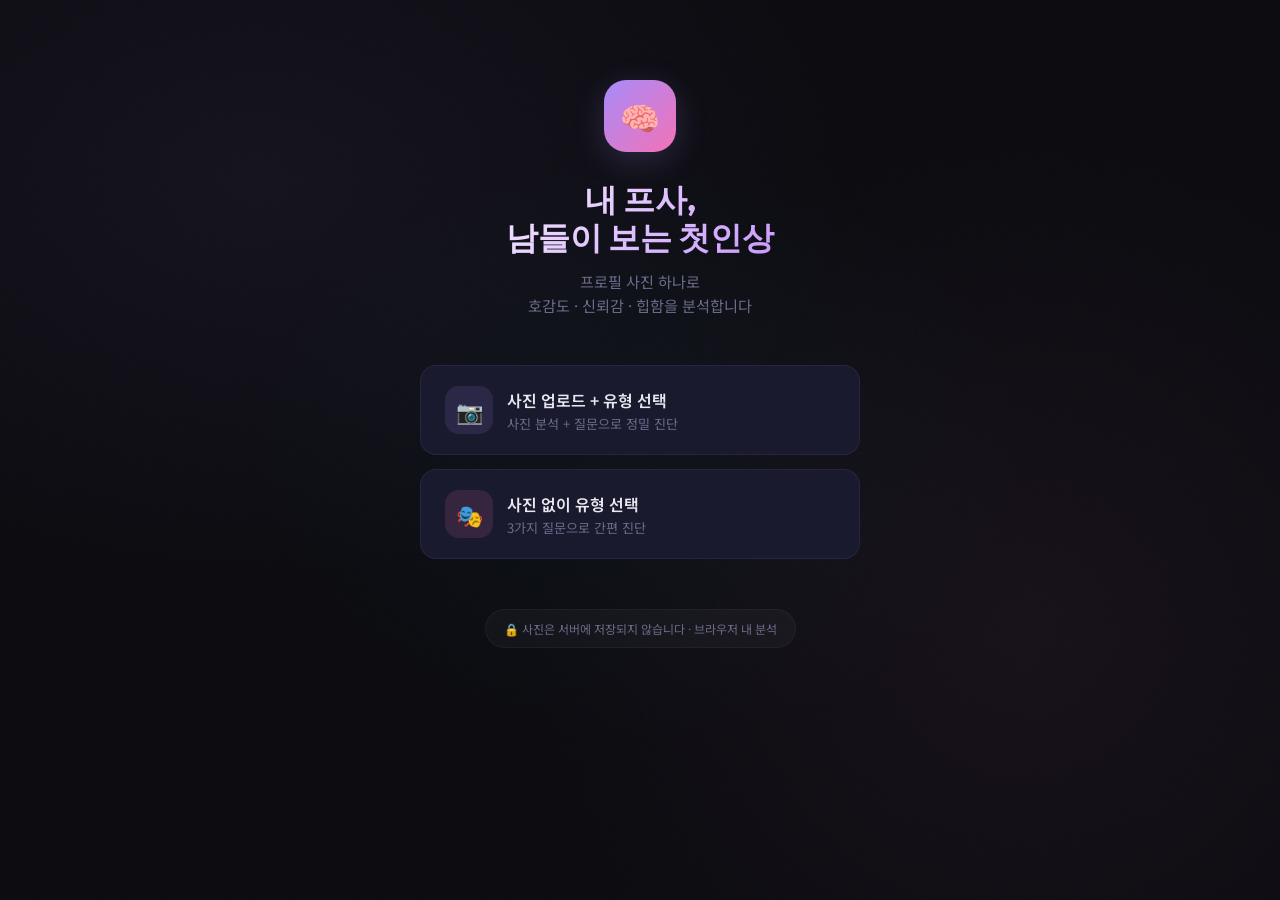
<file: psa/index.html>
<!DOCTYPE html>
<html lang="ko">
<head>
<meta charset="UTF-8">
<meta name="viewport" content="width=device-width, initial-scale=1.0">
<title>내 프사, 남들이 보는 첫인상 | 프사 인상 리포트</title>
<meta name="description" content="프로필 사진 한 장으로 보는 내 첫인상 분석 — 호감도, 신뢰감, 힙함, 거리감을 AI가 분석합니다. 사진 업로드 + 유형 선택으로 정밀 진단!">

<!-- OG (카카오톡, 페이스북) -->
<meta property="og:type" content="website">
<meta property="og:title" content="🧠 내 프사, 남들이 보는 첫인상">
<meta property="og:description" content="프사 한 장으로 호감도·신뢰감·힙함 분석 — 너도 해보고 결과 공유해봐 👀">
<meta property="og:image" content="https://product-builder-1h4.pages.dev/psa/og-image.png">
<meta property="og:url" content="https://product-builder-1h4.pages.dev/psa/">
<meta property="og:site_name" content="프사 인상 리포트">
<meta property="og:locale" content="ko_KR">

<!-- Twitter Card -->
<meta name="twitter:card" content="summary_large_image">
<meta name="twitter:title" content="🧠 내 프사, 남들이 보는 첫인상">
<meta name="twitter:description" content="프사 한 장으로 호감도·신뢰감·힙함 분석 — 너도 해보고 결과 공유해봐 👀">
<meta name="twitter:image" content="https://product-builder-1h4.pages.dev/psa/og-image.png">

<!-- Favicon -->
<link rel="icon" href="data:image/svg+xml,<svg xmlns=%22http://www.w3.org/2000/svg%22 viewBox=%220 0 100 100%22><text y=%22.9em%22 font-size=%2290%22>🧠</text></svg>">
<link rel="preconnect" href="https://fonts.googleapis.com">
<link href="https://fonts.googleapis.com/css2?family=Noto+Sans+KR:wght@300;400;500;600;700;800;900&family=Outfit:wght@300;400;500;600;700;800&display=swap" rel="stylesheet">
<style>
:root {
  --bg: #0b0b10;
  --surface: #141420;
  --card: #1a1a2e;
  --card-hover: #20203a;
  --accent: #a78bfa;
  --accent2: #818cf8;
  --accent3: #c084fc;
  --pink: #f472b6;
  --cyan: #22d3ee;
  --green: #34d399;
  --amber: #fbbf24;
  --text: #e8e8f0;
  --dim: #6b6b8a;
  --border: rgba(167,139,250,0.1);
  --glow: rgba(167,139,250,0.15);
  --radius: 16px;
}
* { margin:0; padding:0; box-sizing:border-box; }
html { scroll-behavior: smooth; }
body {
  font-family: 'Noto Sans KR', sans-serif;
  background: var(--bg);
  color: var(--text);
  min-height: 100vh;
  overflow-x: hidden;
  -webkit-font-smoothing: antialiased;
}

/* ── Background ── */
.bg-mesh {
  position: fixed; inset:0; z-index:0; pointer-events:none;
  background:
    radial-gradient(ellipse 600px 400px at 20% 20%, rgba(167,139,250,0.06), transparent),
    radial-gradient(ellipse 500px 500px at 80% 70%, rgba(244,114,182,0.05), transparent),
    radial-gradient(ellipse 400px 300px at 50% 50%, rgba(34,211,238,0.03), transparent);
}
.noise {
  position:fixed; inset:0; z-index:0; pointer-events:none; opacity:0.025;
  background-image: url("data:image/svg+xml,%3Csvg viewBox='0 0 256 256' xmlns='http://www.w3.org/2000/svg'%3E%3Cfilter id='n'%3E%3CfeTurbulence type='fractalNoise' baseFrequency='0.9' numOctaves='4' stitchTiles='stitch'/%3E%3C/filter%3E%3Crect width='100%25' height='100%25' filter='url(%23n)'/%3E%3C/svg%3E");
  background-size: 128px 128px;
}

/* ── Container ── */
.wrap {
  position: relative; z-index:1;
  max-width: 480px; margin: 0 auto;
  padding: 0 20px;
  min-height: 100vh;
}

/* ── Screens ── */
.screen { display:none; }
.screen.active { display:block; animation: fadeUp 0.5s ease; }
@keyframes fadeUp {
  from { opacity:0; transform:translateY(24px); }
  to { opacity:1; transform:translateY(0); }
}

/* ── Main Screen ── */
.main-screen { padding: 80px 0 60px; text-align:center; }
.logo-icon {
  width: 72px; height: 72px;
  background: linear-gradient(135deg, var(--accent), var(--pink));
  border-radius: 22px;
  display: inline-flex; align-items:center; justify-content:center;
  font-size: 32px;
  margin-bottom: 28px;
  box-shadow: 0 8px 32px rgba(167,139,250,0.2);
  animation: float 3s ease-in-out infinite;
}
@keyframes float {
  0%,100% { transform:translateY(0); }
  50% { transform:translateY(-8px); }
}
.main-title {
  font-family: 'Outfit', sans-serif;
  font-size: 2rem;
  font-weight: 800;
  line-height: 1.2;
  margin-bottom: 12px;
  background: linear-gradient(135deg, #fff, var(--accent3));
  -webkit-background-clip:text;
  -webkit-text-fill-color:transparent;
}
.main-sub {
  font-size: 0.95rem;
  color: var(--dim);
  margin-bottom: 48px;
  line-height: 1.6;
}

.mode-btn {
  width: 100%;
  padding: 20px 24px;
  border: 1px solid var(--border);
  border-radius: var(--radius);
  background: var(--card);
  color: var(--text);
  font-size: 1rem;
  font-weight: 600;
  cursor: pointer;
  display: flex; align-items:center; gap:14px;
  transition: all 0.3s;
  margin-bottom: 14px;
  text-align: left;
  font-family: inherit;
}
.mode-btn:hover {
  background: var(--card-hover);
  border-color: var(--accent);
  transform: translateY(-2px);
  box-shadow: 0 8px 24px rgba(167,139,250,0.12);
}
.mode-btn .icon {
  width: 48px; height: 48px;
  border-radius: 14px;
  display: flex; align-items:center; justify-content:center;
  font-size: 22px;
  flex-shrink:0;
}
.mode-btn:first-of-type .icon { background: rgba(167,139,250,0.12); }
.mode-btn:last-of-type .icon { background: rgba(244,114,182,0.12); }
.mode-btn .label { font-size: 0.82rem; color: var(--dim); font-weight:400; margin-top:2px; }

.trust-badge {
  margin-top: 36px;
  display: inline-flex; align-items:center; gap:8px;
  font-size: 0.75rem;
  color: var(--dim);
  background: rgba(255,255,255,0.03);
  padding: 10px 18px;
  border-radius: 100px;
  border: 1px solid rgba(255,255,255,0.04);
}

/* ── Upload Screen ── */
.upload-screen { padding: 60px 0; }
.back-btn {
  background: none; border:none; color:var(--dim);
  font-size: 0.85rem; cursor:pointer;
  display: flex; align-items:center; gap:6px;
  margin-bottom: 32px;
  font-family: inherit;
  transition: color 0.2s;
}
.back-btn:hover { color:var(--text); }

.upload-zone {
  width: 100%;
  aspect-ratio: 1;
  max-height: 360px;
  border: 2px dashed rgba(167,139,250,0.2);
  border-radius: var(--radius);
  display: flex; flex-direction:column;
  align-items:center; justify-content:center;
  gap: 16px;
  cursor: pointer;
  transition: all 0.3s;
  background: var(--card);
  position: relative;
  overflow: hidden;
}
.upload-zone:hover {
  border-color: var(--accent);
  background: var(--card-hover);
}
.upload-zone.has-image { border-style:solid; border-color:var(--accent); }
.upload-zone img {
  position:absolute; inset:0;
  width:100%; height:100%;
  object-fit:cover;
  border-radius: 14px;
}
.upload-zone .overlay {
  position:relative; z-index:2;
  text-align:center;
}
.upload-zone.has-image .overlay {
  background: rgba(0,0,0,0.5);
  padding: 20px;
  border-radius: 12px;
}
.upload-icon { font-size:40px; margin-bottom:4px; }
.upload-text { font-size:0.9rem; color:var(--dim); }
.upload-hint { font-size:0.75rem; color:rgba(107,107,138,0.6); margin-top:4px; }

.analyze-btn {
  width: 100%;
  padding: 18px;
  margin-top: 24px;
  border: none;
  border-radius: var(--radius);
  background: linear-gradient(135deg, var(--accent), var(--accent3));
  color: #fff;
  font-size: 1rem;
  font-weight: 700;
  cursor: pointer;
  font-family: inherit;
  transition: all 0.3s;
  opacity: 0.4;
  pointer-events: none;
}
.analyze-btn.ready {
  opacity: 1;
  pointer-events: auto;
}
.analyze-btn.ready:hover {
  transform: translateY(-2px);
  box-shadow: 0 8px 32px rgba(167,139,250,0.3);
}

/* ── Select Screen ── */
.select-screen { padding: 60px 0 40px; }
.q-progress {
  display: flex; gap:6px; margin-bottom: 32px;
}
.q-dot {
  flex:1; height:4px;
  border-radius:2px;
  background: rgba(255,255,255,0.06);
  transition: background 0.4s;
}
.q-dot.done { background: var(--accent); }
.q-dot.current { background: linear-gradient(90deg, var(--accent), var(--accent3)); }

.q-title {
  font-size: 1.25rem;
  font-weight: 700;
  margin-bottom: 8px;
}
.q-sub {
  font-size: 0.82rem;
  color: var(--dim);
  margin-bottom: 28px;
}

.options-grid {
  display: grid;
  grid-template-columns: 1fr 1fr;
  gap: 12px;
}
.options-grid.cols-3 { grid-template-columns: 1fr 1fr 1fr; }

.opt-btn {
  padding: 18px 14px;
  border: 1px solid var(--border);
  border-radius: 14px;
  background: var(--card);
  color: var(--text);
  font-size: 0.88rem;
  font-weight: 500;
  cursor: pointer;
  text-align: center;
  transition: all 0.25s;
  font-family: inherit;
}
.opt-btn:hover {
  border-color: var(--accent);
  background: var(--card-hover);
  transform: translateY(-2px);
}
.opt-btn .opt-icon { font-size: 1.5rem; margin-bottom: 8px; }

/* ── Loading Screen ── */
.loading-screen {
  padding: 80px 0; text-align:center;
  display:none;
}
.loading-screen.active { display:flex; flex-direction:column; align-items:center; justify-content:center; min-height:80vh; }

.loading-thumb {
  width: 100px; height: 100px;
  border-radius: 50%;
  object-fit: cover;
  border: 3px solid var(--accent);
  margin-bottom: 32px;
  box-shadow: 0 0 40px rgba(167,139,250,0.2);
  animation: pulse-glow 2s ease-in-out infinite;
}
@keyframes pulse-glow {
  0%,100% { box-shadow: 0 0 20px rgba(167,139,250,0.2); }
  50% { box-shadow: 0 0 50px rgba(167,139,250,0.4); }
}
.loading-icon-placeholder {
  width: 80px; height: 80px;
  border-radius: 50%;
  background: linear-gradient(135deg, var(--accent), var(--pink));
  display: flex; align-items:center; justify-content:center;
  font-size: 36px;
  margin-bottom: 32px;
  animation: pulse-glow 2s ease-in-out infinite;
}

.loading-step {
  font-size: 0.9rem;
  color: var(--accent);
  margin-bottom: 24px;
  min-height: 24px;
  transition: opacity 0.3s;
}
.progress-bar {
  width: 240px;
  height: 4px;
  background: rgba(255,255,255,0.06);
  border-radius: 2px;
  overflow: hidden;
  margin-bottom: 12px;
}
.progress-fill {
  height: 100%;
  width: 0%;
  background: linear-gradient(90deg, var(--accent), var(--pink));
  border-radius: 2px;
  transition: width 0.15s linear;
}
.progress-pct {
  font-family: 'Outfit', sans-serif;
  font-size: 0.8rem;
  color: var(--dim);
}

/* ── Result Screen ── */
.result-screen { padding: 40px 0 80px; }
.result-screen.active { animation: fadeUp 0.6s ease; }

.result-badge {
  display: inline-block;
  padding: 6px 16px;
  border-radius: 100px;
  font-size: 0.75rem;
  font-weight: 700;
  margin-bottom: 20px;
  letter-spacing: 0.5px;
}
.grade-A { background: rgba(167,139,250,0.15); color: var(--accent); border: 1px solid rgba(167,139,250,0.2); }
.grade-B { background: rgba(34,211,238,0.1); color: var(--cyan); border: 1px solid rgba(34,211,238,0.15); }
.grade-C { background: rgba(251,191,36,0.1); color: var(--amber); border: 1px solid rgba(251,191,36,0.15); }
.grade-D { background: rgba(244,114,182,0.1); color: var(--pink); border: 1px solid rgba(244,114,182,0.15); }

.result-type-name {
  font-family: 'Outfit', sans-serif;
  font-size: 2rem;
  font-weight: 800;
  margin-bottom: 8px;
  background: linear-gradient(135deg, #fff, var(--accent3));
  -webkit-background-clip:text;
  -webkit-text-fill-color:transparent;
}
.result-oneliner {
  font-size: 0.9rem;
  color: var(--dim);
  margin-bottom: 32px;
  line-height: 1.5;
}

/* Score bars */
.scores-card {
  background: var(--card);
  border: 1px solid var(--border);
  border-radius: var(--radius);
  padding: 24px;
  margin-bottom: 20px;
}
.score-row {
  margin-bottom: 18px;
}
.score-row:last-child { margin-bottom:0; }
.score-label {
  display: flex; justify-content:space-between; align-items:center;
  margin-bottom: 8px;
}
.score-name { font-size:0.85rem; font-weight:600; }
.score-val { font-family:'Outfit',sans-serif; font-size:0.9rem; font-weight:700; }
.score-bar {
  height: 8px;
  background: rgba(255,255,255,0.04);
  border-radius: 4px;
  overflow: hidden;
}
.score-bar-fill {
  height: 100%;
  border-radius: 4px;
  width: 0%;
  transition: width 1.2s cubic-bezier(0.22,1,0.36,1);
}
.bar-likeable { background: linear-gradient(90deg, var(--accent), var(--accent3)); }
.bar-trust { background: linear-gradient(90deg, var(--cyan), #06b6d4); }
.bar-hip { background: linear-gradient(90deg, var(--pink), #e879f9); }
.bar-distance { background: linear-gradient(90deg, var(--amber), #f97316); }

/* Insight cards */
.insight-card {
  background: var(--card);
  border: 1px solid var(--border);
  border-radius: var(--radius);
  padding: 22px 24px;
  margin-bottom: 14px;
}
.insight-card .insight-title {
  font-size: 0.8rem;
  font-weight: 700;
  color: var(--accent);
  margin-bottom: 10px;
  display: flex; align-items:center; gap:6px;
}
.insight-card p {
  font-size: 0.88rem;
  line-height: 1.7;
  color: rgba(232,232,240,0.85);
}
.insight-card .highlight {
  color: var(--accent3);
  font-weight: 600;
}

/* Tip card */
.tip-card {
  background: linear-gradient(135deg, rgba(167,139,250,0.08), rgba(244,114,182,0.06));
  border: 1px solid rgba(167,139,250,0.12);
  border-radius: var(--radius);
  padding: 22px 24px;
  margin-bottom: 28px;
}
.tip-card .tip-title {
  font-size: 0.8rem;
  font-weight: 700;
  color: var(--green);
  margin-bottom: 10px;
}
.tip-card p { font-size:0.88rem; line-height:1.7; color:rgba(232,232,240,0.8); }

/* Action buttons */
.action-btns {
  display: flex; flex-direction:column; gap:10px;
  margin-top: 20px;
}
.share-btn {
  width: 100%;
  padding: 16px;
  border: none;
  border-radius: var(--radius);
  font-size: 0.92rem;
  font-weight: 700;
  cursor: pointer;
  font-family: inherit;
  transition: all 0.3s;
  display: flex; align-items:center; justify-content:center; gap:8px;
}
.share-btn.kakao {
  background: #FEE500;
  color: #191919;
}
.share-btn.kakao:hover { box-shadow: 0 8px 32px rgba(254,229,0,0.25); transform:translateY(-2px); }
.share-btn.primary {
  background: linear-gradient(135deg, var(--accent), var(--accent3));
  color: #fff;
}
.share-btn.primary:hover { box-shadow: 0 8px 32px rgba(167,139,250,0.25); transform:translateY(-2px); }
.share-btn.secondary {
  background: var(--card);
  color: var(--text);
  border: 1px solid var(--border);
}
.share-btn.secondary:hover { border-color:var(--accent); }
.retry-btn {
  width: 100%;
  padding: 14px;
  border: none;
  border-radius: var(--radius);
  background: transparent;
  color: var(--dim);
  font-size: 0.85rem;
  cursor: pointer;
  font-family: inherit;
  margin-top: 8px;
}
.retry-btn:hover { color:var(--text); }

/* Canvas hidden */
#analyzeCanvas { display:none; }

/* Toast */
.toast {
  position: fixed;
  bottom: 32px;
  left: 50%; transform:translateX(-50%) translateY(80px);
  background: var(--card);
  border: 1px solid var(--border);
  color: var(--text);
  padding: 14px 28px;
  border-radius: 100px;
  font-size: 0.85rem;
  font-weight: 500;
  z-index: 1000;
  opacity: 0;
  transition: all 0.4s cubic-bezier(0.22,1,0.36,1);
  pointer-events: none;
  white-space: nowrap;
}
.toast.show {
  opacity: 1;
  transform: translateX(-50%) translateY(0);
}

/* Scroll anim */
.anim-in {
  opacity: 0;
  transform: translateY(20px);
  transition: all 0.6s cubic-bezier(0.22,1,0.36,1);
}
.anim-in.visible {
  opacity: 1;
  transform: translateY(0);
}

@media (max-width: 400px) {
  .main-title { font-size:1.6rem; }
  .result-type-name { font-size:1.6rem; }
  .options-grid { gap:8px; }
  .opt-btn { padding:14px 10px; font-size:0.82rem; }
}
</style>
</head>
<body>
<div class="bg-mesh"></div>
<div class="noise"></div>

<div class="wrap">

  <!-- ═══════ MAIN ═══════ -->
  <div id="mainScreen" class="screen active main-screen">
    <div class="logo-icon">🧠</div>
    <h1 class="main-title">내 프사,<br>남들이 보는 첫인상</h1>
    <p class="main-sub">프로필 사진 하나로<br>호감도 · 신뢰감 · 힙함을 분석합니다</p>

    <button class="mode-btn" onclick="startUpload()">
      <div class="icon">📷</div>
      <div>
        <div>사진 업로드 + 유형 선택</div>
        <div class="label">사진 분석 + 질문으로 정밀 진단</div>
      </div>
    </button>
    <button class="mode-btn" onclick="startSelect()">
      <div class="icon">🎭</div>
      <div>
        <div>사진 없이 유형 선택</div>
        <div class="label">3가지 질문으로 간편 진단</div>
      </div>
    </button>

    <div class="trust-badge">🔒 사진은 서버에 저장되지 않습니다 · 브라우저 내 분석</div>
  </div>

  <!-- ═══════ UPLOAD ═══════ -->
  <div id="uploadScreen" class="screen upload-screen">
    <button class="back-btn" onclick="goMain()">← 돌아가기</button>

    <div class="upload-zone" id="uploadZone" onclick="document.getElementById('fileInput').click()">
      <div class="overlay">
        <div class="upload-icon">📷</div>
        <div class="upload-text">프로필 사진을 선택하세요</div>
        <div class="upload-hint">탭하여 갤러리에서 선택</div>
      </div>
    </div>
    <input type="file" id="fileInput" accept="image/*" style="display:none" onchange="handleFile(this)">

    <button class="analyze-btn" id="analyzeBtn" onclick="analyzePhoto()">사진 분석 후 질문으로 →</button>
  </div>

  <!-- ═══════ SELECT ═══════ -->
  <div id="selectScreen" class="screen select-screen">
    <button class="back-btn" onclick="goMain()">← 돌아가기</button>
    <div class="q-progress" id="qProgress"></div>
    <div id="questionArea"></div>
  </div>

  <!-- ═══════ LOADING ═══════ -->
  <div id="loadingScreen" class="screen loading-screen">
    <div id="loadingThumbWrap"></div>
    <div class="loading-step" id="loadingStep">분석 준비 중…</div>
    <div class="progress-bar"><div class="progress-fill" id="progressFill"></div></div>
    <div class="progress-pct" id="progressPct">0%</div>
  </div>

  <!-- ═══════ RESULT ═══════ -->
  <div id="resultScreen" class="screen result-screen">
    <div id="resultContent"></div>
  </div>

</div>

<canvas id="analyzeCanvas"></canvas>
<canvas id="shareCanvas" style="display:none"></canvas>
<div class="toast" id="toast"></div>

<script>
// ══════════════════════════════
//  STATE
// ══════════════════════════════
let mode = ''; // 'upload' | 'select'
let uploadedImage = null;
let uploadedDataURL = null;
let selectAnswers = {};
let currentQ = 0;
let photoScores = null; // stores photo analysis scores for combined mode

// ══════════════════════════════
//  NAVIGATION
// ══════════════════════════════
function showScreen(id) {
  document.querySelectorAll('.screen').forEach(s => s.classList.remove('active'));
  document.getElementById(id).classList.add('active');
  window.scrollTo({top:0, behavior:'smooth'});
}
function goMain() { showScreen('mainScreen'); mode=''; currentQ=0; selectAnswers={}; photoScores=null; }

function startUpload() { mode='upload'; showScreen('uploadScreen'); }
function startSelect() { mode='select'; currentQ=0; selectAnswers={}; showScreen('selectScreen'); renderQuestion(); }

// ══════════════════════════════
//  UPLOAD MODE
// ══════════════════════════════
function handleFile(input) {
  const file = input.files[0];
  if (!file) return;
  const reader = new FileReader();
  reader.onload = function(e) {
    uploadedDataURL = e.target.result;
    const zone = document.getElementById('uploadZone');
    // Remove old image if exists
    const old = zone.querySelector('img');
    if (old) old.remove();
    const img = document.createElement('img');
    img.src = uploadedDataURL;
    zone.prepend(img);
    zone.classList.add('has-image');
    document.getElementById('analyzeBtn').classList.add('ready');
  };
  reader.readAsDataURL(file);
}

function analyzePhoto() {
  if (!uploadedDataURL) return;
  const img = new Image();
  img.onload = function() {
    const canvas = document.getElementById('analyzeCanvas');
    const ctx = canvas.getContext('2d');
    const size = 100; // sample size
    canvas.width = size; canvas.height = size;
    ctx.drawImage(img, 0, 0, size, size);
    const data = ctx.getImageData(0, 0, size, size).data;

    // ── Skin tone detection ──
    // Check both full image and center region (face is usually center)
    let skinAll = 0, totalAll = 0;
    let skinCenter = 0, totalCenter = 0;
    const cxMin = Math.floor(size*0.2), cxMax = Math.floor(size*0.8);
    const cyMin = Math.floor(size*0.05), cyMax = Math.floor(size*0.65);

    for (let y=0; y<size; y++) {
      for (let x=0; x<size; x++) {
        const i = (y*size+x)*4;
        const r=data[i], g=data[i+1], b=data[i+2];
        const isCenter = (x>=cxMin && x<=cxMax && y>=cyMin && y<=cyMax);

        totalAll++;
        if (isCenter) totalCenter++;

        const isSkin = (
          // Light/pale skin (common in studio photos, Asian skin)
          (r>160 && g>120 && b>90 && r>b && (r-b)>10 && Math.abs(r-g)<80 && g>b) ||
          // Medium skin
          (r>95 && g>40 && b>20 && r>g && r>b && (r-g)>8 && (r-b)>15) ||
          // Warm medium skin
          (r>80 && g>50 && b>30 && r>g && (r-b)>12 && g>b) ||
          // Darker skin
          (r>60 && g>35 && b>20 && r>g && r>b && (r-g)>5 && (r-b)>15) ||
          // Very light / East Asian skin (R,G,B all high but R still dominant)
          (r>180 && g>150 && b>130 && r>=g && r>b && (r-b)>8)
        );
        if (isSkin) {
          skinAll++;
          if (isCenter) skinCenter++;
        }
      }
    }
    const skinRatioAll = skinAll / totalAll;
    const skinRatioCenter = totalCenter > 0 ? skinCenter / totalCenter : 0;
    // Pass if either full image has 3%+ skin, or center region has 5%+ skin
    const skinRatio = Math.max(skinRatioAll, skinRatioCenter);

    // If very low skin pixels → likely not a person photo
    if (skinRatioAll < 0.02 && skinRatioCenter < 0.04) {
      showSkinWarning();
      return;
    }

    // ══════════════════════════════════════
    //  ADVANCED MULTI-FEATURE ANALYSIS
    // ══════════════════════════════════════

    const w = size, h = size;
    const px = (x,y) => {
      const i = (y*w+x)*4;
      return {r:data[i], g:data[i+1], b:data[i+2]};
    };
    const lum = (r,g,b) => (r*0.299+g*0.587+b*0.114)/255;

    // ── 1. Global stats ──
    let rSum=0,gSum=0,bSum=0,brightSum=0,count=0;
    for (let i=0;i<data.length;i+=4) {
      rSum+=data[i]; gSum+=data[i+1]; bSum+=data[i+2];
      brightSum+=lum(data[i],data[i+1],data[i+2]);
      count++;
    }
    const avgR=rSum/count, avgG=gSum/count, avgB=bSum/count;
    const brightness = brightSum/count;

    let varSum=0;
    for (let i=0;i<data.length;i+=4) {
      const b=lum(data[i],data[i+1],data[i+2]);
      varSum+=(b-brightness)*(b-brightness);
    }
    const contrast = Math.sqrt(varSum/count);
    const warmth = (avgR-avgB)/255;

    let satSum=0;
    for (let i=0;i<data.length;i+=4) {
      const r2=data[i]/255,g2=data[i+1]/255,b2=data[i+2]/255;
      const mx=Math.max(r2,g2,b2),mn=Math.min(r2,g2,b2);
      satSum+=(mx===0?0:(mx-mn)/mx);
    }
    const saturation = satSum/count;

    // ── 2. Zone analysis (3x3 grid) ──
    const zones = Array.from({length:9}, ()=>({bright:0,warm:0,skin:0,count:0}));
    for (let y=0;y<h;y++) for (let x=0;x<w;x++) {
      const zx=Math.min(Math.floor(x/(w/3)),2);
      const zy=Math.min(Math.floor(y/(h/3)),2);
      const zi=zy*3+zx;
      const {r,g,b:b3}=px(x,y);
      zones[zi].bright+=lum(r,g,b3);
      zones[zi].warm+=(r-b3)/255;
      const isSkin=(r>80&&g>40&&b3>20&&r>g&&(r-b3)>10);
      if(isSkin) zones[zi].skin++;
      zones[zi].count++;
    }
    zones.forEach(z=>{z.bright/=z.count;z.warm/=z.count;z.skin/=z.count;});

    // Face is typically in center-top zone (index 1) and center (4)
    const faceZone = zones[4]; // center
    const topCenter = zones[1]; // top-center
    const bottomCenter = zones[7]; // bottom-center

    // Face brightness relative to edges
    const edgeBright = (zones[0].bright+zones[2].bright+zones[6].bright+zones[8].bright)/4;
    const faceFocus = faceZone.bright - edgeBright; // positive = face is brighter (good lighting)

    // ── 3. Smile heuristic ──
    // If bottom-center of face area is brighter → possible smile (teeth/open mouth)
    const smileHint = bottomCenter.bright - topCenter.bright;
    // Warm center = positive expression
    const expressionWarmth = faceZone.warm;

    // ── 4. Symmetry analysis ──
    let symDiff = 0, symCount = 0;
    for (let y=0;y<h;y++) {
      for (let x=0;x<Math.floor(w/2);x++) {
        const left=px(x,y), right=px(w-1-x,y);
        symDiff+=Math.abs(lum(left.r,left.g,left.b)-lum(right.r,right.g,right.b));
        symCount++;
      }
    }
    const symmetry = 1 - (symDiff/symCount); // 0~1, higher = more symmetric

    // ── 5. Edge density (expression lines) ──
    let edgeSum=0, edgeCount=0;
    for (let y=1;y<h-1;y++) for (let x=1;x<w-1;x++) {
      const c=lum(px(x,y).r,px(x,y).g,px(x,y).b);
      const l=lum(px(x-1,y).r,px(x-1,y).g,px(x-1,y).b);
      const r=lum(px(x+1,y).r,px(x+1,y).g,px(x+1,y).b);
      const t=lum(px(x,y-1).r,px(x,y-1).g,px(x,y-1).b);
      const b=lum(px(x,y+1).r,px(x,y+1).g,px(x,y+1).b);
      edgeSum+=Math.abs(r-l)+Math.abs(b-t);
      edgeCount++;
    }
    const edgeDensity = edgeSum/edgeCount; // higher = more detail/expression

    // Center-region edge density (face area) vs overall
    let cEdgeSum=0,cEdgeCount=0;
    const cx1=Math.floor(w*0.25),cx2=Math.floor(w*0.75);
    const cy1=Math.floor(h*0.15),cy2=Math.floor(h*0.75);
    for (let y=cy1+1;y<cy2-1;y++) for (let x=cx1+1;x<cx2-1;x++) {
      const c=lum(px(x,y).r,px(x,y).g,px(x,y).b);
      const l=lum(px(x-1,y).r,px(x-1,y).g,px(x-1,y).b);
      const r=lum(px(x+1,y).r,px(x+1,y).g,px(x+1,y).b);
      const t=lum(px(x,y-1).r,px(x,y-1).g,px(x,y-1).b);
      const b=lum(px(x,y+1).r,px(x,y+1).g,px(x,y+1).b);
      cEdgeSum+=Math.abs(r-l)+Math.abs(b-t);
      cEdgeCount++;
    }
    const faceEdgeDensity = cEdgeCount>0 ? cEdgeSum/cEdgeCount : edgeDensity;
    const expressiveness = faceEdgeDensity / Math.max(edgeDensity, 0.001); // >1 = expressive face

    // ── 6. Color diversity (background complexity) ──
    let colorVar = 0;
    for (let i=0;i<data.length;i+=4) {
      colorVar += Math.abs(data[i]-avgR) + Math.abs(data[i+1]-avgG) + Math.abs(data[i+2]-avgB);
    }
    colorVar = colorVar / (count*3*255); // 0~1 normalized

    // ── 7. Skin concentration score ──
    // More skin in center = closer face = more approachable
    const skinCenterZone = (zones[1].skin + zones[3].skin + zones[4].skin + zones[5].skin + zones[7].skin) / 5;
    const skinEdge = (zones[0].skin + zones[2].skin + zones[6].skin + zones[8].skin) / 4;
    const faceProximity = skinCenterZone - skinEdge; // positive = face is close

    // ══════════════════════════════════════
    //  SCORING with all features
    // ══════════════════════════════════════
    const rand = () => Math.random()*8 - 4;

    // 호감도: brightness, warmth, smile hint, face proximity, expressiveness
    let likeable = clamp(
      42
      + brightness * 20
      + warmth * 12
      + smileHint * 40        // smile adds a lot
      + expressionWarmth * 15
      + faceProximity * 20    // closer face = more approachable
      + (expressiveness > 1.1 ? 8 : 0) // expressive face
      + faceFocus * 15        // well-lit face
      + rand()
    );

    // 신뢰감: symmetry, contrast, stability, face focus
    let trust = clamp(
      40
      + symmetry * 25         // symmetric = trustworthy
      + contrast * 20
      + faceFocus * 15        // clear face
      + (faceProximity > 0.1 ? 8 : 0) // visible face
      - colorVar * 15         // too chaotic = less trust
      - Math.abs(smileHint) * 5 // extreme expression = less stable
      + brightness * 10
      + rand()
    );

    // 힙함: saturation, color diversity, edge density, asymmetry
    let hip = clamp(
      38
      + saturation * 25
      + colorVar * 20         // color richness
      + edgeDensity * 30      // visual complexity
      + (1-symmetry) * 15     // slight asymmetry = artistic
      + contrast * 15
      + warmth * 8
      - (brightness > 0.8 ? 10 : 0) // overexposed = not hip
      + rand()
    );

    // 거리감: low smile, low warmth, high symmetry, low proximity
    let distance = clamp(
      45
      - smileHint * 35        // smile reduces distance
      - warmth * 15
      - expressionWarmth * 12
      - faceProximity * 20    // close face = less distance
      + symmetry * 10         // too perfect = aloof
      + (1-brightness) * 15   // dark = distant
      - (expressiveness > 1.1 ? 10 : 0)
      + rand()
    );

    // Skew towards 40~85 range
    likeable = skew(likeable);
    trust = skew(trust);
    hip = skew(hip);
    distance = skew(distance);

    // Store analysis details for result insights
    window._analysisFeatures = {
      brightness, contrast, warmth, saturation,
      symmetry, smileHint, expressiveness,
      faceFocus, faceProximity, edgeDensity, colorVar,
      skinRatio, expressionWarmth
    };

    // Save photo scores, then go to selection questions for combined analysis
    photoScores = {likeable, trust, hip, distance};
    currentQ = 0;
    selectAnswers = {};
    showScreen('selectScreen');
    renderQuestion();
  };
  img.src = uploadedDataURL;
}

function showSkinWarning() {
  const zone = document.getElementById('uploadZone');
  // Show warning modal overlay
  const overlay = document.createElement('div');
  overlay.id = 'skinWarningOverlay';
  overlay.style.cssText = `
    position:fixed; inset:0; z-index:999;
    background:rgba(0,0,0,0.7); backdrop-filter:blur(8px);
    display:flex; align-items:center; justify-content:center;
    padding:20px; animation:fadeUp 0.3s ease;
  `;
  overlay.innerHTML = `
    <div style="
      background:var(--card); border:1px solid var(--border);
      border-radius:var(--radius); padding:32px 28px;
      max-width:380px; width:100%; text-align:center;
    ">
      <div style="font-size:48px; margin-bottom:16px;">🤔</div>
      <h3 style="font-size:1.1rem; font-weight:700; margin-bottom:10px; color:var(--text);">
        프로필 사진이 맞나요?
      </h3>
      <p style="font-size:0.85rem; color:var(--dim); line-height:1.6; margin-bottom:24px;">
        사람이 포함된 사진이 아닌 것 같아요.<br>
        정확한 분석을 위해 얼굴이 나온<br>프로필 사진을 올려주세요!
      </p>
      <button onclick="closeWarningAndRetry()" style="
        width:100%; padding:14px; border:none;
        border-radius:12px; background:linear-gradient(135deg,var(--accent),var(--accent3));
        color:#fff; font-size:0.92rem; font-weight:700;
        cursor:pointer; font-family:inherit; margin-bottom:10px;
      ">다른 사진으로 다시 하기</button>
      <button onclick="closeWarningAndSelect()" style="
        width:100%; padding:14px; border:1px solid var(--border);
        border-radius:12px; background:var(--card);
        color:var(--dim); font-size:0.85rem;
        cursor:pointer; font-family:inherit;
      ">사진 없이 선택형으로 하기</button>
    </div>
  `;
  document.body.appendChild(overlay);
}

function closeWarningAndRetry() {
  const overlay = document.getElementById('skinWarningOverlay');
  if (overlay) overlay.remove();
  // Reset file input
  document.getElementById('fileInput').value = '';
  document.getElementById('fileInput').click();
}

function closeWarningAndSelect() {
  const overlay = document.getElementById('skinWarningOverlay');
  if (overlay) overlay.remove();
  startSelect();
}

function clamp(v) { return Math.max(0, Math.min(100, Math.round(v))); }
function skew(v) {
  const base = 40 + (v / 100) * 48 + Math.random()*6;
  if (Math.random() < 0.35) return clamp(base + 12); // 35% 확률로 상향 → 자랑 유도
  return clamp(base);
}

// ══════════════════════════════
//  SELECT MODE
// ══════════════════════════════
const questions = [
  {
    title: '프사 유형이 뭐예요?',
    sub: '지금 쓰고 있는 프로필 사진에 가장 가까운 걸 골라주세요',
    key: 'type',
    options: [
      {icon:'🤳', text:'셀카', val:'selfie'},
      {icon:'🪞', text:'거울샷', val:'mirror'},
      {icon:'✈️', text:'여행사진', val:'travel'},
      {icon:'👥', text:'단체사진', val:'group'},
      {icon:'🎨', text:'애니/캐릭터', val:'character'},
      {icon:'🌅', text:'풍경/사물', val:'landscape'},
    ]
  },
  {
    title: '표정은 어때요?',
    sub: '사진 속 표정에 가장 가까운 걸 골라주세요',
    key: 'expression',
    options: [
      {icon:'😐', text:'무표정', val:'neutral'},
      {icon:'🙂', text:'살짝 미소', val:'smile'},
      {icon:'😄', text:'활짝 웃음', val:'laugh'},
      {icon:'🧐', text:'진지함', val:'serious'},
    ]
  },
  {
    title: '배경 느낌은?',
    sub: '사진의 전체적인 분위기를 골라주세요',
    key: 'bg',
    options: [
      {icon:'✨', text:'깔끔/심플', val:'clean'},
      {icon:'🌸', text:'감성 필터', val:'filter'},
      {icon:'🌙', text:'어두운 톤', val:'dark'},
      {icon:'☀️', text:'밝은 톤', val:'bright'},
    ]
  },
  {
    title: '나 실제로는…',
    sub: '프사와 상관없이, 진짜 내 성격에 가장 가까운 걸 골라주세요',
    key: 'realme',
    options: [
      {icon:'🔥', text:'활발/외향적', val:'extrovert'},
      {icon:'🏠', text:'조용/내향적', val:'introvert'},
      {icon:'🎭', text:'겉과 속이 다름', val:'dualmask'},
      {icon:'🌊', text:'상황에 따라 다름', val:'adaptive'},
    ]
  }
];

function renderQuestion() {
  const q = questions[currentQ];
  // Progress
  let progHTML = '';
  for (let i=0; i<questions.length; i++) {
    const cls = i<currentQ?'done': i===currentQ?'current':'';
    progHTML += `<div class="q-dot ${cls}"></div>`;
  }
  document.getElementById('qProgress').innerHTML = progHTML;

  // Photo context banner (upload mode only, first question)
  let photoCtx = '';
  if (mode === 'upload' && uploadedDataURL && currentQ === 0) {
    photoCtx = `<div style="
      display:flex; align-items:center; gap:12px;
      background:var(--card); border:1px solid var(--border);
      border-radius:12px; padding:14px 16px; margin-bottom:20px;
    ">
      <img src="${uploadedDataURL}" style="width:44px;height:44px;border-radius:10px;object-fit:cover;border:2px solid var(--accent);">
      <div>
        <div style="font-size:0.82rem;font-weight:600;color:var(--accent);">✅ 사진 분석 완료</div>
        <div style="font-size:0.75rem;color:var(--dim);">추가 질문으로 정밀도를 높여볼게요</div>
      </div>
    </div>`;
  }

  let html = photoCtx;
  html += `<h2 class="q-title">${q.title}</h2><p class="q-sub">${q.sub}</p>`;
  html += `<div class="options-grid">`;
  q.options.forEach(o => {
    html += `<button class="opt-btn" onclick="selectOption('${q.key}','${o.val}')">
      <div class="opt-icon">${o.icon}</div>
      <div>${o.text}</div>
    </button>`;
  });
  html += `</div>`;
  document.getElementById('questionArea').innerHTML = html;
}

function selectOption(key, val) {
  selectAnswers[key] = val;
  currentQ++;
  if (currentQ < questions.length) {
    renderQuestion();
  } else {
    calculateSelectScores();
  }
}

function calculateSelectScores() {
  // Base scores for selection
  let selL=50, selT=50, selH=50, selD=50;

  // Type scores
  const typeScores = {
    selfie:   {l:12,t:-5,h:5,d:-8},
    mirror:   {l:5,t:-3,h:12,d:-2},
    travel:   {l:15,t:5,h:10,d:-12},
    group:    {l:10,t:10,h:-2,d:-10},
    character:{l:-5,t:-8,h:18,d:10},
    landscape:{l:3,t:8,h:8,d:15},
  };
  const ts = typeScores[selectAnswers.type] || {};
  selL += ts.l||0; selT += ts.t||0; selH += ts.h||0; selD += ts.d||0;

  // Expression scores
  const exprScores = {
    neutral: {l:-5,t:10,h:5,d:12},
    smile:   {l:12,t:8,h:0,d:-10},
    laugh:   {l:18,t:3,h:-3,d:-15},
    serious: {l:-3,t:15,h:8,d:8},
  };
  const es = exprScores[selectAnswers.expression] || {};
  selL += es.l||0; selT += es.t||0; selH += es.h||0; selD += es.d||0;

  // BG scores
  const bgScores = {
    clean:  {l:8,t:12,h:3,d:-5},
    filter: {l:-3,t:-5,h:15,d:5},
    dark:   {l:-8,t:5,h:12,d:12},
    bright: {l:12,t:5,h:-3,d:-10},
  };
  const bs = bgScores[selectAnswers.bg] || {};
  selL += bs.l||0; selT += bs.t||0; selH += bs.h||0; selD += bs.d||0;

  // "Real me" scores — slightly adjusts final result
  const realmeScores = {
    extrovert: {l:6,t:0,h:2,d:-8},
    introvert: {l:-3,t:5,h:3,d:6},
    dualmask:  {l:2,t:-3,h:8,d:3},
    adaptive:  {l:4,t:3,h:4,d:-2},
  };
  const rm = realmeScores[selectAnswers.realme] || {};
  selL += rm.l||0; selT += rm.t||0; selH += rm.h||0; selD += rm.d||0;

  const r = () => Math.random()*8 - 4;
  let likeable, trust, hip, distance;

  if (mode === 'upload' && photoScores) {
    // ── COMBINED MODE: 60% photo + 40% selection ──
    likeable = clamp(photoScores.likeable * 0.6 + selL * 0.4 + r());
    trust    = clamp(photoScores.trust * 0.6 + selT * 0.4 + r());
    hip      = clamp(photoScores.hip * 0.6 + selH * 0.4 + r());
    distance = clamp(photoScores.distance * 0.6 + selD * 0.4 + r());
  } else {
    // ── SELECT ONLY MODE ──
    likeable = selL; trust = selT; hip = selH; distance = selD;
    likeable = skew(clamp(likeable + r()));
    trust = skew(clamp(trust + r()));
    hip = skew(clamp(hip + r()));
    distance = skew(clamp(distance + r()));
  }

  // 🔥 최소 1개 점수 80+ 보장 (공유 욕구 자극)
  const vals = [likeable, trust, hip, distance];
  if (Math.max(...vals) < 78) {
    const boost = Math.floor(Math.random() * 3); // 0~2 (거리감 제외)
    if (boost === 0) likeable = clamp(likeable + 15 + Math.random()*8);
    else if (boost === 1) trust = clamp(trust + 15 + Math.random()*8);
    else hip = clamp(hip + 15 + Math.random()*8);
  }

  showLoading({likeable, trust, hip, distance});
}

// ═══ 🔥 논란 유도 문장 (결과 상단 노출) ═══
const hotLines = [
  "이 유형은 DM 먼저 오는 확률 높음 📩",
  "이 프사는 소개팅에서 유리한 편",
  "이 유형은 첫인상에서 손해 볼 수도 있음",
  "이 프사 쓰는 사람들 의외로 인기 많음",
  "상대방이 프사 보고 호감을 느꼈을 확률 높음",
  "이 유형은 카톡 프사로 오해 많이 받는 편",
  "이 프사는 인스타 팔로우 잘 받는 스타일",
  "이 유형은 첫만남에서 분위기 메이커 됨",
  "이 프사 때문에 연락 먼저 못 하는 사람 있음",
  "이 유형은 프사만 보고 관심 가지는 사람 꽤 있음",
];

// ═══ 🔥 태그 유도 문구 ═══
const tagLines = [
  "이 유형인 친구 태그해봐 😂",
  "너 주변에 이런 사람 있음? 🤔",
  "이 프사 쓰는 애 한 명은 있음 ㅋㅋ",
  "이거 보고 떠오른 사람한테 보내봐 👀",
  "친구들한테 시켜보고 비교해봐 🔥",
];

// ══════════════════════════════
//  LOADING
// ══════════════════════════════
function showLoading(scores) {
  showScreen('loadingScreen');

  const loadingSteps = mode === 'upload' ? [
    '사진 데이터 통합 중…',
    '선택 응답 반영 중…',
    '얼굴 영역 재분석 중…',
    '표정 · 색온도 교차 검증 중…',
    '인상 매칭 알고리즘 적용 중…',
    '사회적 반응 예측 중…',
    '맞춤형 리포트 생성 중…',
  ] : [
    '선택 데이터 수집 중…',
    '인상 패턴 매칭 중…',
    '사회적 반응 예측 중…',
    '인상 매칭 알고리즘 적용 중…',
    '리포트 생성 중…',
  ];

  // Thumbnail
  const wrap = document.getElementById('loadingThumbWrap');
  if (mode === 'upload' && uploadedDataURL) {
    wrap.innerHTML = `<img class="loading-thumb" src="${uploadedDataURL}" alt="">`;
  } else {
    wrap.innerHTML = `<div class="loading-icon-placeholder">🧠</div>`;
  }

  let progress = 0;
  const stepDuration = 500;
  const totalDuration = loadingSteps.length * stepDuration;
  let stepIndex = 0;

  const stepEl = document.getElementById('loadingStep');
  const fillEl = document.getElementById('progressFill');
  const pctEl  = document.getElementById('progressPct');

  stepEl.textContent = loadingSteps[0];

  const stepInterval = setInterval(() => {
    stepIndex++;
    if (stepIndex < loadingSteps.length) {
      stepEl.style.opacity = 0;
      setTimeout(() => {
        stepEl.textContent = loadingSteps[stepIndex];
        stepEl.style.opacity = 1;
      }, 150);
    }
  }, stepDuration);

  const startTime = Date.now();
  const progressInterval = setInterval(() => {
    const elapsed = Date.now() - startTime;
    progress = Math.min(100, (elapsed / totalDuration) * 100);
    fillEl.style.width = progress + '%';
    pctEl.textContent = Math.round(progress) + '%';

    if (progress >= 100) {
      clearInterval(progressInterval);
      clearInterval(stepInterval);
      setTimeout(() => showResult(scores), 400);
    }
  }, 30);
}

// ══════════════════════════════
//  RESULT TYPES (24 types)
// ══════════════════════════════
const types = {
  // A-grade (high likeable + something)
  A1: { name:'인간 햇살형', grade:'A', emoji:'☀️',
    desc:'보기만 해도 기분 좋아지는 프사',
    insight1:'첫인상 한 줄: 이 사람은 절대 나쁜 사람 아닐 거야',
    insight2:'혹시 처음 만난 사람에게 "어디서 봤나?" 소리 자주 듣지 않나요? 당신의 프사는 사람들의 방어벽을 무너뜨리는 힘이 있어요.',
    insight3:'프사 뒤에 숨겨진 진짜 당신: 사실 혼자 있을 때가 제일 편하고, 에너지 충전은 방에서 누워서 하는 타입. 밖에서 보이는 것만큼 늘 밝지는 않아요.',
    tip:'지금 프사 유지하세요. 다만 너무 밝기만 하면 가벼워 보일 수 있으니 가끔 진지한 사진도 좋아요.' },
  A2: { name:'신뢰 폭격기', grade:'A', emoji:'🛡️',
    desc:'이 사람한테는 비밀 말해도 될 것 같아',
    insight1:'첫인상 한 줄: 믿을 수 있는 사람이라는 걸 프사가 증명한다',
    insight2:'혹시 친구들이 고민 상담을 당신한테만 하진 않나요? 프사에서 이미 "이 사람은 진지하게 들어줄 거야"라는 시그널이 나와요.',
    insight3:'프사 뒤에 숨겨진 진짜 당신: 의외로 유머 감각이 뛰어나고, 친해지면 텐션 높은 사람. 다만 처음엔 그걸 잘 안 보여줘서 아쉬운 타입.',
    tip:'신뢰감은 최상급이에요. 여기에 살짝 웃는 사진이면 호감도까지 폭발합니다.' },
  A3: { name:'조용한 카리스마', grade:'A', emoji:'🌑',
    desc:'말 안 해도 존재감이 느껴지는 프사',
    insight1:'첫인상 한 줄: 뭔가 있어 보이는데 정체를 모르겠다',
    insight2:'혹시 "되게 차가워 보였는데 알고 보니 따뜻하다"는 말을 들은 적 있나요? 당신의 프사는 미스터리한 매력을 만들어요.',
    insight3:'프사 뒤에 숨겨진 진짜 당신: 생각보다 감정이 풍부하고, 좋아하는 것에 대한 열정이 대단한 사람. 다만 그걸 표현하는 게 서툴러요.',
    tip:'지금 분위기 매우 좋습니다. 가끔 일상 사진을 올리면 "반전 매력" 효과를 극대화할 수 있어요.' },
  A4: { name:'분위기 장인', grade:'A', emoji:'🎨',
    desc:'감각이 남다른 프사',
    insight1:'첫인상 한 줄: 이 사람 취향 믿을 수 있다',
    insight2:'혹시 친구들이 당신한테 맛집이나 카페 추천을 자주 물어보지 않나요? 프사만 봐도 감각적인 사람이라는 게 느껴져요.',
    insight3:'프사 뒤에 숨겨진 진짜 당신: 완벽주의 성향이 있어서 프사 하나 고르는 데도 30분은 고민하는 타입. 남들은 모르는 당신만의 기준이 확실해요.',
    tip:'감각은 이미 충분해요. 자연스러운 순간을 담은 사진이면 인위적이라는 오해도 사라집니다.' },
  A5: { name:'감성 힙스터', grade:'A', emoji:'🌿',
    desc:'트렌디하면서 감성적인 프사',
    insight1:'첫인상 한 줄: 이 사람 인스타 피드 예쁠 듯',
    insight2:'혹시 사진 찍을 때 각도나 빛을 은근히 신경 쓰는 편 아닌가요? 그 섬세함이 프사에 고스란히 묻어나와요.',
    insight3:'프사 뒤에 숨겨진 진짜 당신: 겉보기와 달리 의외로 허당 기질이 있고, 감정에 솔직한 편. 힙한 겉모습 뒤에 따뜻한 마음이 숨어 있어요.',
    tip:'힙함과 호감이 모두 높은 이상적인 조합이에요. 가끔 일상적인 순간을 공유하면 더 친근해 보여요.' },
  A6: { name:'소개팅 프리패스형', grade:'A', emoji:'💫',
    desc:'프사만으로 만나보고 싶게 만드는 매력',
    insight1:'첫인상 한 줄: 프사 보자마자 "이 사람이야" 하는 타입',
    insight2:'혹시 소개팅에서 상대방이 "사진보다 실물이 나은데요"보다 "사진대로네요!" 쪽을 더 많이 듣나요? 프사의 매력이 그대로 전달되고 있어요.',
    insight3:'프사 뒤에 숨겨진 진짜 당신: 실은 만나기 전에 긴장을 꽤 많이 하는 타입. 프사는 자신감 있어 보이지만 속으로는 "어떻게 보일까" 고민이 많아요.',
    tip:'호감도 최상위입니다. 이 프사 바꾸지 마세요. 진지하게.' },

  // B-grade
  B1: { name:'은근 호감형', grade:'B', emoji:'🌤️',
    desc:'볼수록 괜찮아 보이는 스타일',
    insight1:'첫인상 한 줄: 처음엔 몰랐는데 자꾸 눈이 가는 프사',
    insight2:'혹시 "처음에는 관심 없었는데 알고 보니 괜찮더라"는 말을 들은 적 있나요? 당신의 프사는 서서히 스며드는 매력이 있어요.',
    insight3:'프사 뒤에 숨겨진 진짜 당신: 사실 첫인상보다 실물이 더 좋은 타입. 프사가 당신의 매력을 100% 담지 못하고 있을 수 있어요.',
    tip:'자연광에서 찍은 자연스러운 미소 사진으로 바꾸면 호감도 +12 예상됩니다.' },
  B2: { name:'차분한 전략가', grade:'B', emoji:'♟️',
    desc:'생각이 깊어 보이는 프사',
    insight1:'첫인상 한 줄: 이 사람은 쉽게 읽히지 않는다',
    insight2:'혹시 "포커페이스"라는 말을 들어본 적 있나요? 프사에서 감정보다 지성이 먼저 느껴져요.',
    insight3:'프사 뒤에 숨겨진 진짜 당신: 겉보기와 달리 감성적인 면이 있고, 좋아하는 사람 앞에서는 말이 많아지는 타입.',
    tip:'현재 프사는 전문성이 느껴지지만 약간 차가울 수 있어요. 밝은 배경이나 따뜻한 톤 추가를 추천합니다.' },
  B3: { name:'현실 친구상', grade:'B', emoji:'🤝',
    desc:'편안하고 같이 있고 싶은 프사',
    insight1:'첫인상 한 줄: 이 사람이랑은 밥 같이 먹어도 어색하지 않겠다',
    insight2:'혹시 새로 만난 사람이 금방 편하게 말을 놓거나 반말을 하지 않나요? 당신의 프사는 벽 없는 편안함을 줘요.',
    insight3:'프사 뒤에 숨겨진 진짜 당신: 사실 내면에 은근한 승부욕이 있고, 자기만의 세계가 확고한 사람. 편해 보이지만 아무에게나 깊은 이야기를 하진 않아요.',
    tip:'친근함은 큰 장점이에요. 여기에 감각적인 배경이나 구도를 더하면 "편안하면서 세련된" 인상으로 업그레이드됩니다.' },
  B4: { name:'말 걸기 애매형', grade:'B', emoji:'🤔',
    desc:'괜찮아 보이는데 DM 보내기엔 망설여지는 프사',
    insight1:'첫인상 한 줄: 좋아 보이긴 한데… 먼저 다가가도 될까?',
    insight2:'혹시 "너 되게 무서워 보였어"라는 말을 친해진 뒤에 들은 적 있나요? 프사가 당신을 실제보다 약간 어렵게 보이게 만들고 있어요.',
    insight3:'프사 뒤에 숨겨진 진짜 당신: 먼저 다가가는 게 서투를 뿐이지, 누군가 다가오면 기꺼이 환영하는 사람. 차가운 척하는 따뜻한 사람.',
    tip:'살짝 미소만 추가해도 "말 걸어도 될 것 같은" 인상으로 바뀝니다. 호감도 +10 예상.' },
  B5: { name:'훈훈한 선배상', grade:'B', emoji:'📚',
    desc:'뭔가 배울 게 있어 보이는 프사',
    insight1:'첫인상 한 줄: 이 사람한테 조언 구하면 진짜 도움될 듯',
    insight2:'혹시 후배나 동생 같은 사람들이 유독 잘 따르지 않나요? 프사에서 듬직함과 신뢰가 느껴져요.',
    insight3:'프사 뒤에 숨겨진 진짜 당신: 실은 본인도 누군가에게 기대고 싶을 때가 있지만, 쉽게 표현하지 못하는 타입.',
    tip:'신뢰감이 높아 직업적 프사로도 좋아요. 가끔 유머러스한 면을 보여주면 매력이 배가됩니다.' },
  B6: { name:'무난 안정형', grade:'B', emoji:'🏠',
    desc:'거부감 없이 편안한 프사',
    insight1:'첫인상 한 줄: 부담 없고 나쁘지 않은 느낌',
    insight2:'혹시 "너 프사 언제 바꿨어?" 하고 물어보는 사람이 별로 없지 않나요? 무난한 건 좋지만, 기억에 남기엔 임팩트가 조금 부족해요.',
    insight3:'프사 뒤에 숨겨진 진짜 당신: 은근 개성 강한데, 프사에 그걸 담지 못하고 있을 뿐. 안전한 선택을 하려는 성향이 프사에도 드러나요.',
    tip:'나쁘지 않지만 아쉬워요. 조금만 더 개성을 보여주면 "무난"에서 "매력적"으로 올라갈 수 있어요.' },

  // C-grade
  C1: { name:'낯가림 유발형', grade:'C', emoji:'🧊',
    desc:'다가가기 살짝 어려운 프사',
    insight1:'첫인상 한 줄: 먼저 말 걸면 무시당할 것 같아',
    insight2:'혹시 "나한테 관심 없는 줄 알았어"라는 말을 많이 듣나요? 프사가 의도치 않게 벽을 만들고 있어요.',
    insight3:'프사 뒤에 숨겨진 진짜 당신: 사실 누군가 먼저 다가와주면 정말 좋아하는 타입. 높아 보이는 벽은 그냥 낯가림일 뿐이에요.',
    tip:'정면 사진 + 자연스러운 미소로 바꾸면 거리감이 크게 줄어들어요. 밝은 배경도 추천.' },
  C2: { name:'오해받기 쉬움', grade:'C', emoji:'🎭',
    desc:'실제와 프사 인상이 다를 확률 높음',
    insight1:'첫인상 한 줄: 프사 느낌이랑 실제가 다를 것 같다',
    insight2:'혹시 "만나보니까 완전 다르네"라는 말을 자주 듣나요? 프사가 당신의 진짜 매력을 전달하지 못하고 있을 수 있어요.',
    insight3:'프사 뒤에 숨겨진 진짜 당신: 실제로는 프사보다 훨씬 매력적일 가능성이 높아요. 사진이 당신의 에너지를 못 담고 있는 거예요.',
    tip:'자연스러운 순간을 담은 사진으로 바꿔보세요. "연출된" 느낌을 줄이면 실물과의 괴리가 줄어들어요.' },
  C3: { name:'거리감 생성기', grade:'C', emoji:'🚪',
    desc:'프사만으로 심리적 거리가 느껴지는 타입',
    insight1:'첫인상 한 줄: 이 사람은 자기만의 세계가 있을 듯',
    insight2:'혹시 SNS에서 팔로우 요청을 잘 안 받는 편인가요? 프사가 "나는 쉽게 다가올 수 없다"는 메시지를 보내고 있어요.',
    insight3:'프사 뒤에 숨겨진 진짜 당신: 신뢰할 수 있는 사람에겐 엄청 헌신적이고, 한번 친해지면 절대 먼저 떠나지 않는 타입.',
    tip:'프사에서 얼굴이 보이지 않거나 너무 멀리 있으면 거리감이 커져요. 조금 더 가까이, 조금 더 밝게.' },
  C4: { name:'감정 미스터리', grade:'C', emoji:'🔮',
    desc:'표정에서 감정을 읽기 어려운 프사',
    insight1:'첫인상 한 줄: 지금 기분이 좋은 건지 나쁜 건지 모르겠다',
    insight2:'혹시 "뭐 생각해?" 라는 질문을 자주 받지 않나요? 프사에서도 감정이 잘 읽히지 않아서 사람들이 궁금해하면서도 다가가기 어려워해요.',
    insight3:'프사 뒤에 숨겨진 진짜 당신: 감정을 표현하는 게 서투른 것뿐, 내면은 감정이 풍부하고 세심한 사람.',
    tip:'미세한 미소만 추가해도 "미스터리"에서 "매력적인 미스터리"로 업그레이드돼요.' },
  C5: { name:'프로 무표정러', grade:'C', emoji:'😶',
    desc:'표정이 거의 없는 프사',
    insight1:'첫인상 한 줄: 진지한 건지 귀찮은 건지 구분이 안 됨',
    insight2:'혹시 사진 찍을 때 어떤 표정을 지어야 할지 모르겠는 편인가요? 그 고민이 프사에 그대로 드러나고 있어요.',
    insight3:'프사 뒤에 숨겨진 진짜 당신: 실은 웃는 얼굴이 꽤 매력적인데, 카메라 앞에서만 굳어지는 타입. 솔직한 순간을 포착하면 매력이 폭발해요.',
    tip:'누군가 찍어준 자연스러운 사진이 가장 좋아요. 셀카보다 타인 시점의 사진을 추천합니다.' },
  C6: { name:'컨셉 과몰입형', grade:'C', emoji:'🎪',
    desc:'컨셉이 너무 강해서 본인이 안 보이는 프사',
    insight1:'첫인상 한 줄: 프사에서 "나"보다 "컨셉"이 먼저 보인다',
    insight2:'혹시 프사 고를 때 "이렇게 보이고 싶다"는 생각을 많이 하는 편인가요? 그 의도가 너무 강하게 느껴지면 오히려 역효과가 날 수 있어요.',
    insight3:'프사 뒤에 숨겨진 진짜 당신: 사실 자기표현 욕구가 강하고 센스 있는 사람. 다만 그걸 "자연스럽게" 보여주는 법을 찾으면 매력이 배가돼요.',
    tip:'컨셉을 30% 줄이고 자연스러움을 70% 높여보세요. "힘 빼면 더 예뻐요."' },

  // D-grade (improvement needed)
  D1: { name:'필터 과다', grade:'D', emoji:'🌈',
    desc:'필터가 본인보다 먼저 보이는 프사',
    insight1:'첫인상 한 줄: 실물이 궁금한데 필터 때문에 알 수가 없다',
    insight2:'혹시 보정 없이 사진 올리는 게 불안한 편인가요? 필터는 안전장치처럼 느껴지지만, 오히려 진짜 매력을 가리고 있을 수 있어요.',
    insight3:'프사 뒤에 숨겨진 진짜 당신: 보정 없는 얼굴이 필터보다 매력적일 확률 높아요. 자신감만 조금 더 가지면 됩니다.',
    tip:'필터를 빼고 자연광 사진으로 교체하는 것만으로도 호감도 +15, 신뢰감 +20 예상됩니다.' },
  D2: { name:'배경 혼잡러', grade:'D', emoji:'🗑️',
    desc:'배경에 시선이 분산되는 프사',
    insight1:'첫인상 한 줄: 어디를 봐야 하는 건지 모르겠다',
    insight2:'혹시 사진을 고를 때 배경보다 본인 표정에만 집중하는 편인가요? 사람들은 배경부터 봐요.',
    insight3:'프사 뒤에 숨겨진 진짜 당신: 디테일보다 큰 그림을 보는 타입. 그래서 사진 속 작은 요소들을 놓치기 쉬워요.',
    tip:'심플한 단색 배경이나 자연 배경에서 다시 찍어보세요. 주인공은 당신이어야 해요.' },
  D3: { name:'조명 실종형', grade:'D', emoji:'🌑',
    desc:'너무 어둡거나 역광인 프사',
    insight1:'첫인상 한 줄: 사진이 어두워서 인상 파악 자체가 어렵다',
    insight2:'혹시 밤에 찍은 사진이나 실내 어두운 곳에서 찍은 사진을 프사로 쓰고 있나요? 조명 하나로 인상이 완전히 바뀝니다.',
    insight3:'프사 뒤에 숨겨진 진짜 당신: 밝은 곳에서 보면 훨씬 좋은 인상인데, 사진이 그걸 못 보여주고 있어요.',
    tip:'자연광(창가, 야외)에서 찍은 사진으로 교체하면 호감도가 확 올라갈 거예요.' },
  D4: { name:'너무 멀리 있음', grade:'D', emoji:'🔭',
    desc:'얼굴이 잘 안 보이는 프사',
    insight1:'첫인상 한 줄: 이 사람 얼굴을 보려면 확대를 해야 한다',
    insight2:'혹시 본인을 드러내는 게 불편해서 일부러 먼 곳에서 찍은 사진을 쓰고 있나요? 그 심리가 프사에 반영돼요.',
    insight3:'프사 뒤에 숨겨진 진짜 당신: 겸손하고 자기 과시를 싫어하는 성향. 하지만 프사에서는 조금 더 자신을 보여줘도 괜찮아요.',
    tip:'상반신이 잘 보이는 거리에서 다시 찍어보세요. 가까울수록 친밀감이 높아집니다.' },
  D5: { name:'각도 미스', grade:'D', emoji:'📐',
    desc:'각도가 아쉬운 프사',
    insight1:'첫인상 한 줄: 약간만 각도가 달랐으면 좋았을 텐데',
    insight2:'혹시 셀카를 아래에서 위로 찍거나, 극단적인 각도에서 찍은 건 아닌가요? 각도 하나로 인상이 완전히 달라져요.',
    insight3:'프사 뒤에 숨겨진 진짜 당신: 본인이 예쁘게 나오는 각도를 아직 못 찾은 것뿐. 조금만 연구하면 호감도가 크게 올라가요.',
    tip:'눈높이 또는 살짝 위에서 찍는 게 가장 자연스러워요. 45도 각도가 대부분의 사람에게 유리합니다.' },
  D6: { name:'표정 봉인형', grade:'D', emoji:'🔒',
    desc:'감정을 완전히 숨긴 프사',
    insight1:'첫인상 한 줄: 이 사람은 프사로 소통하고 싶지 않은 것 같다',
    insight2:'혹시 프사가 "남들이 보는 나"보다 "나만의 공간"이라고 생각하나요? 그 태도가 프사에 그대로 드러나서 사람들이 다가가기 어려워해요.',
    insight3:'프사 뒤에 숨겨진 진짜 당신: 선택적으로 마음을 여는 사람. 아무에게나 자신을 보여주지 않는 건 나쁜 게 아니지만, 프사는 첫인상의 창구라는 걸 기억하세요.',
    tip:'완전 무장 해제할 필요 없어요. 살짝 표정 하나, 살짝 밝기 하나만 바꿔도 인상이 훨씬 부드러워집니다.' },
};

// ══════════════════════════════
//  PHOTO-SPECIFIC INSIGHTS
// ══════════════════════════════
function buildPhotoInsights(f) {
  const items = [];

  // Smile detection
  if (f.smileHint > 0.03) items.push('📸 사진에서 <span class="highlight">미소가 감지</span>됐어요. 입꼬리가 올라간 느낌이 호감도를 높이고 있어요.');
  else if (f.smileHint < -0.02) items.push('📸 살짝 <span class="highlight">입을 다물고 있는 표정</span>이에요. 진지한 인상을 줄 수 있지만 차가워 보일 수도 있어요.');
  else items.push('📸 <span class="highlight">담담한 표정</span>이에요. 감정을 잘 드러내지 않는 느낌이 미스터리한 매력을 만들어요.');

  // Face proximity
  if (f.faceProximity > 0.15) items.push('📏 얼굴이 <span class="highlight">가까이</span> 찍혀서 친근하고 자신감 있는 인상을 줘요.');
  else if (f.faceProximity < 0) items.push('📏 얼굴이 <span class="highlight">멀리</span> 찍혀 있어서 약간 거리감이 느껴져요. 조금만 가까이 찍으면 호감도가 올라가요.');

  // Lighting
  if (f.faceFocus > 0.08) items.push('💡 얼굴 쪽 <span class="highlight">조명이 잘 맞아</span>요. 자연광 느낌이 신뢰감을 높이고 있어요.');
  else if (f.faceFocus < -0.03) items.push('💡 배경이 얼굴보다 밝아서 <span class="highlight">역광</span> 느낌이에요. 얼굴 쪽에 빛이 오면 인상이 확 달라져요.');

  // Symmetry
  if (f.symmetry > 0.88) items.push('⚖️ 좌우 <span class="highlight">대칭도가 높아</span>요. 안정감 있고 신뢰 가는 인상이에요.');
  else if (f.symmetry < 0.75) items.push('⚖️ 약간 <span class="highlight">비대칭적인 구도</span>예요. 자연스럽고 예술적인 느낌이 힙함을 올려줘요.');

  // Expression richness
  if (f.expressiveness > 1.2) items.push('🎭 표정이 <span class="highlight">풍부</span>해요! 감정 전달력이 높아서 사람들이 편하게 느껴요.');
  else if (f.expressiveness < 0.85) items.push('🎭 표정이 <span class="highlight">담백</span>해요. 감정을 많이 드러내지 않는 스타일이 느껴져요.');

  // Warmth
  if (f.warmth > 0.1) items.push('🌡️ 전체적으로 <span class="highlight">따뜻한 톤</span>이에요. 부드럽고 다가가기 쉬운 느낌을 줘요.');
  else if (f.warmth < -0.05) items.push('🌡️ <span class="highlight">차가운 톤</span>이에요. 세련되고 도시적인 느낌이지만 약간 냉정해 보일 수 있어요.');

  // Saturation
  if (f.saturation > 0.4) items.push('🎨 색감이 <span class="highlight">선명</span>해요. 생동감 있고 에너지 넘치는 인상이에요.');

  // Pick best 3~4 insights
  const selected = items.slice(0, 4);
  if (selected.length === 0) return '';

  return `
    <div class="insight-card anim-in" style="transition-delay:1.1s; border-color:rgba(34,211,238,0.15);">
      <div class="insight-title" style="color:var(--cyan)">📊 사진 정밀 분석 결과</div>
      ${selected.map(s => `<p style="margin-bottom:8px">${s}</p>`).join('')}
    </div>
  `;
}

// ══════════════════════════════
//  GAP ANALYSIS (프사 vs 실제 나)
// ══════════════════════════════
function buildGapAnalysis(scores, typeData) {
  const realme = selectAnswers.realme;
  if (!realme) return '';

  const {likeable:l, trust:t, hip:h, distance:d} = scores;
  const isWarm = l > 65;       // 프사가 따뜻한 인상
  const isCold = d > 60;       // 프사가 차가운 인상
  const isTrusty = t > 65;     // 프사가 믿음직
  const isHip = h > 65;        // 프사가 힙함

  let gapTitle = '';
  let gapDesc = '';
  let gapDetail = '';

  if (realme === 'extrovert') {
    if (isCold) {
      gapTitle = '🧊→🔥 츤데레 확정';
      gapDesc = '프사는 차갑지만 실제론 완전 활발한 사람';
      gapDetail = '처음 만난 사람들이 당신의 프사만 보고 "좀 무서울 것 같다"고 생각하지만, 실제로 만나면 <span class="highlight">"어? 완전 다른 사람이네?"</span> 반응이 나와요. 이 갭 자체가 당신의 최대 무기예요.';
    } else if (isWarm) {
      gapTitle = '☀️ 보이는 대로 따뜻한 사람';
      gapDesc = '프사와 실제 성격이 일치하는 희귀한 케이스';
      gapDetail = '프사에서 느껴지는 에너지가 실제 당신과 거의 일치해요. 사람들이 <span class="highlight">"사진 그대로네"</span>라고 느끼는 타입. 이건 큰 장점이에요 — 신뢰도가 높다는 뜻이거든요.';
    } else {
      gapTitle = '🔥 숨겨진 텐션 보유';
      gapDesc = '프사보다 실제로 만나면 훨씬 재밌는 사람';
      gapDetail = '프사만 봤을 땐 잔잔한 느낌이지만, 실제로는 에너지가 넘치는 사람이에요. <span class="highlight">만나면 반전인 스타일</span>이라 한번 친해지면 금방 핵인싸가 돼요.';
    }
  } else if (realme === 'introvert') {
    if (isWarm) {
      gapTitle = '😊→🏠 밖에선 밝고 안에선 조용';
      gapDesc = '프사는 활발해 보이지만 충전은 혼자서';
      gapDetail = '프사를 보면 사교적이고 밝은 사람 같지만, 실제로는 <span class="highlight">혼자만의 시간이 꼭 필요한 타입</span>이에요. 주변 사람들은 모를 수도 있어요 — 당신이 얼마나 에너지를 써가며 밝게 지내는지.';
    } else if (isCold) {
      gapTitle = '🌙 일관된 미스터리';
      gapDesc = '프사도 조용하고, 실제로도 조용한 일관형';
      gapDetail = '프사의 분위기와 실제 성격이 조용히 일치해요. <span class="highlight">가까운 사람에게만 보여주는 다정함</span>이 있는 타입. 쉽게 열리지 않지만, 한번 열리면 깊은 관계를 만들어요.';
    } else {
      gapTitle = '🏠 고요한 매력 보유';
      gapDesc = '내향적인데 프사에선 그게 잘 안 드러남';
      gapDetail = '프사만 보면 평범해 보이지만, 가까이서 보면 <span class="highlight">생각이 깊고 감성이 풍부한 사람</span>이에요. 프사가 당신의 내면적 깊이를 아직 다 보여주지 못하고 있어요.';
    }
  } else if (realme === 'dualmask') {
    if (isWarm) {
      gapTitle = '🎭 반전 매력의 정석';
      gapDesc = '따뜻해 보이지만 속은 훨씬 복잡한 사람';
      gapDetail = '프사에서 풍기는 온화한 이미지와 달리, 실제로는 <span class="highlight">여러 겹의 모습을 가진 다면체</span>예요. "알면 알수록 새로운 사람"이라는 말을 들을 타입. 그게 당신의 매력이에요.';
    } else if (isCold) {
      gapTitle = '🎭 이중생활 마스터';
      gapDesc = '차가운 프사 뒤에 숨겨진 반전들';
      gapDetail = '프사가 보여주는 쿨한 이미지는 당신의 한 면일 뿐이에요. <span class="highlight">상황에 따라 완전히 다른 사람</span>이 되는 능력이 있고, 그걸 자연스럽게 해내요. 사람들은 당신의 어떤 모습이 진짜인지 궁금해하죠.';
    } else {
      gapTitle = '🎭 겉과 속 다른 매력';
      gapDesc = '프사로는 알 수 없는 숨겨진 면이 있는 사람';
      gapDetail = '당신은 <span class="highlight">보여주고 싶은 모습과 진짜 모습 사이에 거리</span>가 있다는 걸 스스로 알고 있어요. 그 갭이 매력이 되기도 하고, 가끔 외로움이 되기도 해요.';
    }
  } else { // adaptive
    if (isHip) {
      gapTitle = '🌊 카멜레온 감각파';
      gapDesc = '힙한 프사처럼, 어디서든 분위기를 읽는 사람';
      gapDetail = '상황에 따라 달라지는 당신의 성격은 프사의 감각적인 느낌과 잘 맞아요. <span class="highlight">어떤 모임에서든 자연스럽게 적응</span>하는 능력이 당신의 최대 강점이에요.';
    } else if (isWarm) {
      gapTitle = '🌊 유연한 소통러';
      gapDesc = '프사도 따뜻하고 실제로도 유연한 만능형';
      gapDetail = '따뜻한 프사 이미지 그대로, 실제로도 <span class="highlight">상대에 맞춰 대화를 잘 이끌어가는 타입</span>이에요. 다만 남들에게 맞추다 보면 정작 본인이 뭘 원하는지 놓칠 때가 있어요.';
    } else {
      gapTitle = '🌊 상황 맞춤형 인간';
      gapDesc = '한마디로 정의할 수 없는 사람';
      gapDetail = '프사의 분위기도 딱 하나로 정의하기 어렵고, 실제 성격도 그래요. <span class="highlight">만나는 사람마다 당신을 다르게 기억</span>해요. 그게 장점이자 당신만의 특별함이에요.';
    }
  }

  return `
    <div class="insight-card anim-in" style="transition-delay:0.75s; border-color:rgba(244,114,182,0.15);">
      <div class="insight-title" style="color:var(--pink)">🔀 프사 vs 실제 나</div>
      <p style="font-size:1.05rem;font-weight:700;margin-bottom:4px;">${gapTitle}</p>
      <p style="font-size:0.85rem;color:var(--dim);margin-bottom:12px;">${gapDesc}</p>
      <p>${gapDetail}</p>
    </div>
  `;
}

// ══════════════════════════════
//  RESULT TYPES (24 types)
// ══════════════════════════════
function getTypeKey(scores) {
  const {likeable:l, trust:t, hip:h, distance:d} = scores;
  const avg = (l+t+h)/3;
  const antiDist = 100 - d;
  const overall = avg*0.7 + antiDist*0.3;

  let grade, subIndex;
  if (overall >= 72) grade = 'A';
  else if (overall >= 58) grade = 'B';
  else if (overall >= 44) grade = 'C';
  else grade = 'D';

  // Pick sub-type based on dominant trait
  if (grade === 'A') {
    if (l >= t && l >= h) subIndex = l>80?6:1; // 햇살 or 프리패스
    else if (t >= l && t >= h) subIndex = 2;
    else if (h >= l && h >= t) subIndex = d>55?3:5; // 카리스마 or 힙스터
    else subIndex = 4;
  } else if (grade === 'B') {
    if (l >= t && l >= h) subIndex = l>65?1:4;
    else if (t >= l && t >= h) subIndex = t>65?2:5;
    else if (d > 55) subIndex = 6;
    else subIndex = 3;
  } else if (grade === 'C') {
    if (d >= 65) subIndex = d>75?3:1;
    else if (h > 60) subIndex = 6;
    else if (t > 60) subIndex = 4;
    else if (l < 50) subIndex = 5;
    else subIndex = 2;
  } else {
    // D grade - pick based on lowest area
    if (l < 45 && h < 45) subIndex = 6;
    else if (l < 45) subIndex = 1;
    else if (h < 50) subIndex = 3;
    else if (d > 70) subIndex = 4;
    else if (t < 45) subIndex = 5;
    else subIndex = 2;
  }

  return grade + subIndex;
}

// ══════════════════════════════
//  SHOW RESULT
// ══════════════════════════════
function showResult(scores) {
  const typeKey = getTypeKey(scores);
  const t = types[typeKey];
  const gradeClass = `grade-${t.grade}`;
  const gradeLabels = {A:'✨ PREMIUM', B:'👍 GOOD', C:'⚡ POTENTIAL', D:'🔧 UPGRADE'};

  let html = `
    <div class="anim-in" style="text-align:center">
      ${mode==='upload' && photoScores ? '<div style="display:inline-block;padding:5px 14px;border-radius:100px;font-size:0.72rem;font-weight:600;background:rgba(34,211,238,0.1);color:var(--cyan);border:1px solid rgba(34,211,238,0.12);margin-bottom:10px;">📷 사진 + 유형 종합 분석</div><br>' : ''}
      <div class="result-badge ${gradeClass}">${gradeLabels[t.grade]} · ${t.grade} GRADE</div>
      <h1 class="result-type-name">${t.emoji} ${t.name}</h1>
      <p class="result-oneliner">${t.desc}</p>
      <p style="margin-top:14px;padding:8px 18px;display:inline-block;background:rgba(244,114,182,0.08);border:1px solid rgba(244,114,182,0.15);border-radius:100px;font-size:0.8rem;color:#f472b6;font-weight:600;">🔥 ${hotLines[Math.floor(Math.random()*hotLines.length)]}</p>
    </div>

    <div class="scores-card anim-in" style="transition-delay:0.15s">
      <div class="score-row">
        <div class="score-label"><span class="score-name">💜 호감도</span><span class="score-val" style="color:var(--accent)">${scores.likeable}</span></div>
        <div class="score-bar"><div class="score-bar-fill bar-likeable" data-w="${scores.likeable}"></div></div>
      </div>
      <div class="score-row">
        <div class="score-label"><span class="score-name">🩵 신뢰감</span><span class="score-val" style="color:var(--cyan)">${scores.trust}</span></div>
        <div class="score-bar"><div class="score-bar-fill bar-trust" data-w="${scores.trust}"></div></div>
      </div>
      <div class="score-row">
        <div class="score-label"><span class="score-name">💗 힙함</span><span class="score-val" style="color:var(--pink)">${scores.hip}</span></div>
        <div class="score-bar"><div class="score-bar-fill bar-hip" data-w="${scores.hip}"></div></div>
      </div>
      <div class="score-row">
        <div class="score-label"><span class="score-name">🧡 거리감</span><span class="score-val" style="color:var(--amber)">${scores.distance}</span></div>
        <div class="score-bar"><div class="score-bar-fill bar-distance" data-w="${scores.distance}"></div></div>
      </div>
    </div>

    <div class="insight-card anim-in" style="transition-delay:0.3s">
      <div class="insight-title">🎯 첫인상 한 줄 요약</div>
      <p>${t.insight1}</p>
    </div>

    <div class="insight-card anim-in" style="transition-delay:0.45s">
      <div class="insight-title">🤭 혹시 이런 경험 있나요?</div>
      <p>${t.insight2}</p>
    </div>

    <div class="insight-card anim-in" style="transition-delay:0.6s">
      <div class="insight-title">🔮 프사 뒤에 숨겨진 진짜 당신</div>
      <p>${t.insight3}</p>
    </div>

    ${buildGapAnalysis(scores, t)}

    <div class="tip-card anim-in" style="transition-delay:0.95s">
      <div class="tip-title">💡 개선 팁</div>
      <p>${t.tip}</p>
    </div>

    ${mode==='upload' && window._analysisFeatures ? buildPhotoInsights(window._analysisFeatures) : ''}

    <div class="anim-in" style="transition-delay:${mode==='upload'?'1.2s':'0.95s'}; text-align:center; margin:20px 0 8px;">
      <p style="font-size:0.95rem;color:var(--pink);font-weight:600;">${tagLines[Math.floor(Math.random()*tagLines.length)]}</p>
    </div>

    <div class="action-btns anim-in" style="transition-delay:${mode==='upload'?'1.35s':'1.1s'}">
      <button class="share-btn kakao" onclick="shareKakao()">💬 카카오톡 공유하기</button>
      <button class="share-btn primary" onclick="downloadCard('feed')">📸 결과 카드 저장하기</button>
      <button class="share-btn secondary" onclick="copyResult()">📋 결과 텍스트 복사</button>
      <button class="retry-btn" onclick="retry()">🔄 다시 하기</button>
    </div>
  `;

  document.getElementById('resultContent').innerHTML = html;
  showScreen('resultScreen');

  // Animate score bars (delayed for watch-through effect)
  setTimeout(() => {
    document.querySelectorAll('.score-bar-fill').forEach(bar => {
      bar.style.width = bar.dataset.w + '%';
    });
  }, 700);

  // Scroll animation
  setTimeout(() => {
    document.querySelectorAll('.anim-in').forEach(el => el.classList.add('visible'));
  }, 100);

  // Store for sharing
  window._lastResult = {scores, typeKey, type:t};
}

// ══════════════════════════════
//  SHARE CARD
// ══════════════════════════════
function downloadCard(format) {
  const {scores, type:t} = window._lastResult;
  const canvas = document.getElementById('shareCanvas');
  const size = 1080;
  canvas.width = size; canvas.height = size;
  const ctx = canvas.getContext('2d');

  // Background
  const grad = ctx.createLinearGradient(0, 0, size, size);
  grad.addColorStop(0, '#0b0b10');
  grad.addColorStop(0.5, '#141420');
  grad.addColorStop(1, '#1a1028');
  ctx.fillStyle = grad;
  ctx.fillRect(0, 0, size, size);

  // Decorative circles
  ctx.globalAlpha = 0.06;
  ctx.fillStyle = '#a78bfa';
  ctx.beginPath(); ctx.arc(200, 200, 300, 0, Math.PI*2); ctx.fill();
  ctx.fillStyle = '#f472b6';
  ctx.beginPath(); ctx.arc(880, 800, 250, 0, Math.PI*2); ctx.fill();
  ctx.globalAlpha = 1;

  // Title
  ctx.fillStyle = '#6b6b8a';
  ctx.font = '600 32px "Noto Sans KR", sans-serif';
  ctx.textAlign = 'center';
  ctx.fillText('남들이 보는 내 첫인상은?', size/2, 120);

  // Type name
  ctx.fillStyle = '#ffffff';
  ctx.font = '800 72px "Noto Sans KR", sans-serif';
  ctx.fillText(`${t.emoji} ${t.name}`, size/2, 280);

  // Description
  ctx.fillStyle = '#9b9bb0';
  ctx.font = '400 30px "Noto Sans KR", sans-serif';
  ctx.fillText(t.desc, size/2, 340);

  // 🔥 논란 문장
  ctx.fillStyle = '#f472b6';
  ctx.font = '600 26px "Noto Sans KR", sans-serif';
  ctx.fillText(hotLines[Math.floor(Math.random()*hotLines.length)], size/2, 390);

  // Score bars
  const barX = 180, barW = 720, barH = 32, barR = 16;
  const scoreData = [
    {label:'호감도', val:scores.likeable, color:'#a78bfa'},
    {label:'신뢰감', val:scores.trust, color:'#22d3ee'},
    {label:'힙함', val:scores.hip, color:'#f472b6'},
    {label:'거리감', val:scores.distance, color:'#fbbf24'},
  ];

  scoreData.forEach((s, i) => {
    const y = 440 + i * 90;

    // Label
    ctx.fillStyle = '#e8e8f0';
    ctx.font = '600 28px "Noto Sans KR", sans-serif';
    ctx.textAlign = 'left';
    ctx.fillText(s.label, barX, y - 12);

    // Value
    ctx.textAlign = 'right';
    ctx.fillStyle = s.color;
    ctx.font = '700 28px "Outfit", "Noto Sans KR", sans-serif';
    ctx.fillText(s.val, barX + barW, y - 12);

    // Bar bg
    ctx.fillStyle = 'rgba(255,255,255,0.04)';
    roundRect(ctx, barX, y, barW, barH, barR);

    // Bar fill
    ctx.fillStyle = s.color;
    const fillW = Math.max(barR*2, barW * s.val / 100);
    roundRect(ctx, barX, y, fillW, barH, barR);
  });

  // Bottom CTA
  ctx.fillStyle = '#6b6b8a';
  ctx.font = '500 28px "Noto Sans KR", sans-serif';
  ctx.textAlign = 'center';
  ctx.fillText('이 유형인 친구 태그해봐 😂', size/2, 920);

  // Branding
  ctx.fillStyle = 'rgba(107,107,138,0.4)';
  ctx.font = '400 22px "Noto Sans KR", sans-serif';
  ctx.fillText('프사 인상 리포트 2026', size/2, 1010);

  // Download
  canvas.toBlob(function(blob) {
    const url = URL.createObjectURL(blob);
    
    // Try download link first (works on desktop + some Android)
    const a = document.createElement('a');
    a.href = url;
    a.download = `프사인상리포트_${t.name}.png`;
    
    // Check if likely mobile (iOS Safari / in-app browser)
    const isIOS = /iPhone|iPad|iPod/i.test(navigator.userAgent);
    const isInApp = /KAKAOTALK|NAVER|Instagram|FBAN|FBAV|Line/i.test(navigator.userAgent);
    
    if (isIOS || isInApp) {
      // Mobile fallback: show image in modal for long-press save
      const modal = document.createElement('div');
      modal.style.cssText = 'position:fixed;top:0;left:0;right:0;bottom:0;background:rgba(0,0,0,0.92);z-index:10000;display:flex;flex-direction:column;align-items:center;justify-content:center;padding:20px;';
      modal.innerHTML = `
        <p style="color:#fff;font-size:14px;margin-bottom:12px;text-align:center;font-family:'Noto Sans KR',sans-serif;">이미지를 꾹 눌러서 저장하세요 📲</p>
        <img src="${url}" style="max-width:90%;max-height:70vh;border-radius:12px;box-shadow:0 8px 32px rgba(0,0,0,0.5);">
        <button style="margin-top:16px;padding:12px 32px;background:rgba(255,255,255,0.1);border:1px solid rgba(255,255,255,0.2);border-radius:100px;color:#fff;font-size:14px;font-family:'Noto Sans KR',sans-serif;cursor:pointer;" onclick="this.parentElement.remove()">닫기</button>
      `;
      modal.addEventListener('click', (e) => { if(e.target === modal) modal.remove(); });
      document.body.appendChild(modal);
      showToast('이미지를 꾹 눌러 저장!');
    } else {
      a.click();
      setTimeout(() => URL.revokeObjectURL(url), 3000);
      showToast('카드가 저장되었습니다!');
    }
  }, 'image/png');
}

function roundRect(ctx, x, y, w, h, r) {
  ctx.beginPath();
  ctx.moveTo(x+r, y);
  ctx.lineTo(x+w-r, y);
  ctx.quadraticCurveTo(x+w, y, x+w, y+r);
  ctx.lineTo(x+w, y+h-r);
  ctx.quadraticCurveTo(x+w, y+h, x+w-r, y+h);
  ctx.lineTo(x+r, y+h);
  ctx.quadraticCurveTo(x, y+h, x, y+h-r);
  ctx.lineTo(x, y+r);
  ctx.quadraticCurveTo(x, y, x+r, y);
  ctx.closePath();
  ctx.fill();
}

function shareKakao() {
  const {scores, type:t} = window._lastResult;
  const provocLines = [
    "이 유형은 은근히 인기 많다는데?",
    "이 프사 쓰면 DM 올 확률 높다고 함",
    "이 유형 의외로 주변에 팬 많음",
    "이 프사 때문에 오해 받고 있을 수도...",
    "이거 보고 소름 돋았음",
  ];
  const provoc = provocLines[Math.floor(Math.random()*provocLines.length)];
  const shareTitle = `🧠 프사 인상 리포트: ${t.emoji} ${t.name}`;
  const shareText = `${t.desc}\n\n💜 호감도 ${scores.likeable} | 🩵 신뢰감 ${scores.trust} | 💗 힙함 ${scores.hip}\n\n${provoc}\n너도 해보고 결과 알려줘 👀`;
  const shareUrl = window.location.href;

  // 1) Try Web Share API (mobile → KakaoTalk selectable)
  if (navigator.share) {
    navigator.share({
      title: shareTitle,
      text: shareText,
      url: shareUrl,
    }).catch(() => {});
    return;
  }

  // 2) Try KakaoTalk URL scheme (mobile fallback)
  const kakaoMsg = encodeURIComponent(`${shareTitle}\n${shareText}\n\n${shareUrl}`);
  const isIOS = /iPhone|iPad|iPod/i.test(navigator.userAgent);
  const isAndroid = /Android/i.test(navigator.userAgent);

  if (isIOS || isAndroid) {
    const kakaoLink = `kakaotalk://msg?text=${kakaoMsg}`;
    const opened = window.open(kakaoLink, '_blank');
    // If scheme fails, fall through to clipboard
    setTimeout(() => {
      if (!document.hidden) {
        fallbackCopyLink(shareTitle, shareText, shareUrl);
      }
    }, 1500);
    return;
  }

  // 3) Desktop fallback → copy link
  fallbackCopyLink(shareTitle, shareText, shareUrl);
}

function fallbackCopyLink(title, text, url) {
  const fullText = `${title}\n${text}\n\n${url}`;
  copyToClipboard(fullText).then(() => {
    showToast('📋 공유 내용이 복사되었습니다! 카톡에 붙여넣기 하세요');
  }).catch(() => {
    showToast('복사에 실패했습니다');
  });
}

function copyToClipboard(text) {
  if (navigator.clipboard && window.isSecureContext) {
    return navigator.clipboard.writeText(text);
  }
  // Fallback for mobile / non-HTTPS
  const ta = document.createElement('textarea');
  ta.value = text;
  ta.style.cssText = 'position:fixed;left:-9999px;top:-9999px;opacity:0';
  document.body.appendChild(ta);
  ta.focus();
  ta.select();
  try {
    document.execCommand('copy');
    document.body.removeChild(ta);
    return Promise.resolve();
  } catch(e) {
    document.body.removeChild(ta);
    return Promise.reject(e);
  }
}

function copyResult() {
  const {scores, type:t} = window._lastResult;
  const provocs = ["이 유형은 은근히 인기 많다는데?","이 프사 쓰면 DM 올 확률 높다고 함","이거 보고 소름 돋았음"];
  const p = provocs[Math.floor(Math.random()*provocs.length)];
  const text = `🧠 프사 인상 리포트\n\n${t.emoji} ${t.name}\n${t.desc}\n\n💜 호감도 ${scores.likeable} | 🩵 신뢰감 ${scores.trust}\n💗 힙함 ${scores.hip} | 🧡 거리감 ${scores.distance}\n\n🎯 ${t.insight1}\n\n${p}\n너도 해보고 결과 알려줘 👀`;
  copyToClipboard(text).then(() => {
    showToast('결과가 복사되었습니다!');
  }).catch(() => {
    showToast('복사에 실패했습니다');
  });
}

function retry() {
  uploadedImage = null;
  uploadedDataURL = null;
  selectAnswers = {};
  currentQ = 0;
  photoScores = null;
  window._analysisFeatures = null;
  const zone = document.getElementById('uploadZone');
  const img = zone.querySelector('img');
  if (img) img.remove();
  zone.classList.remove('has-image');
  document.getElementById('analyzeBtn').classList.remove('ready');
  document.getElementById('fileInput').value = '';
  document.getElementById('progressFill').style.width = '0%';
  goMain();
}

function showToast(msg) {
  const el = document.getElementById('toast');
  el.textContent = msg;
  el.classList.add('show');
  setTimeout(() => el.classList.remove('show'), 2500);
}
</script>
</body>
</html>
</file>
